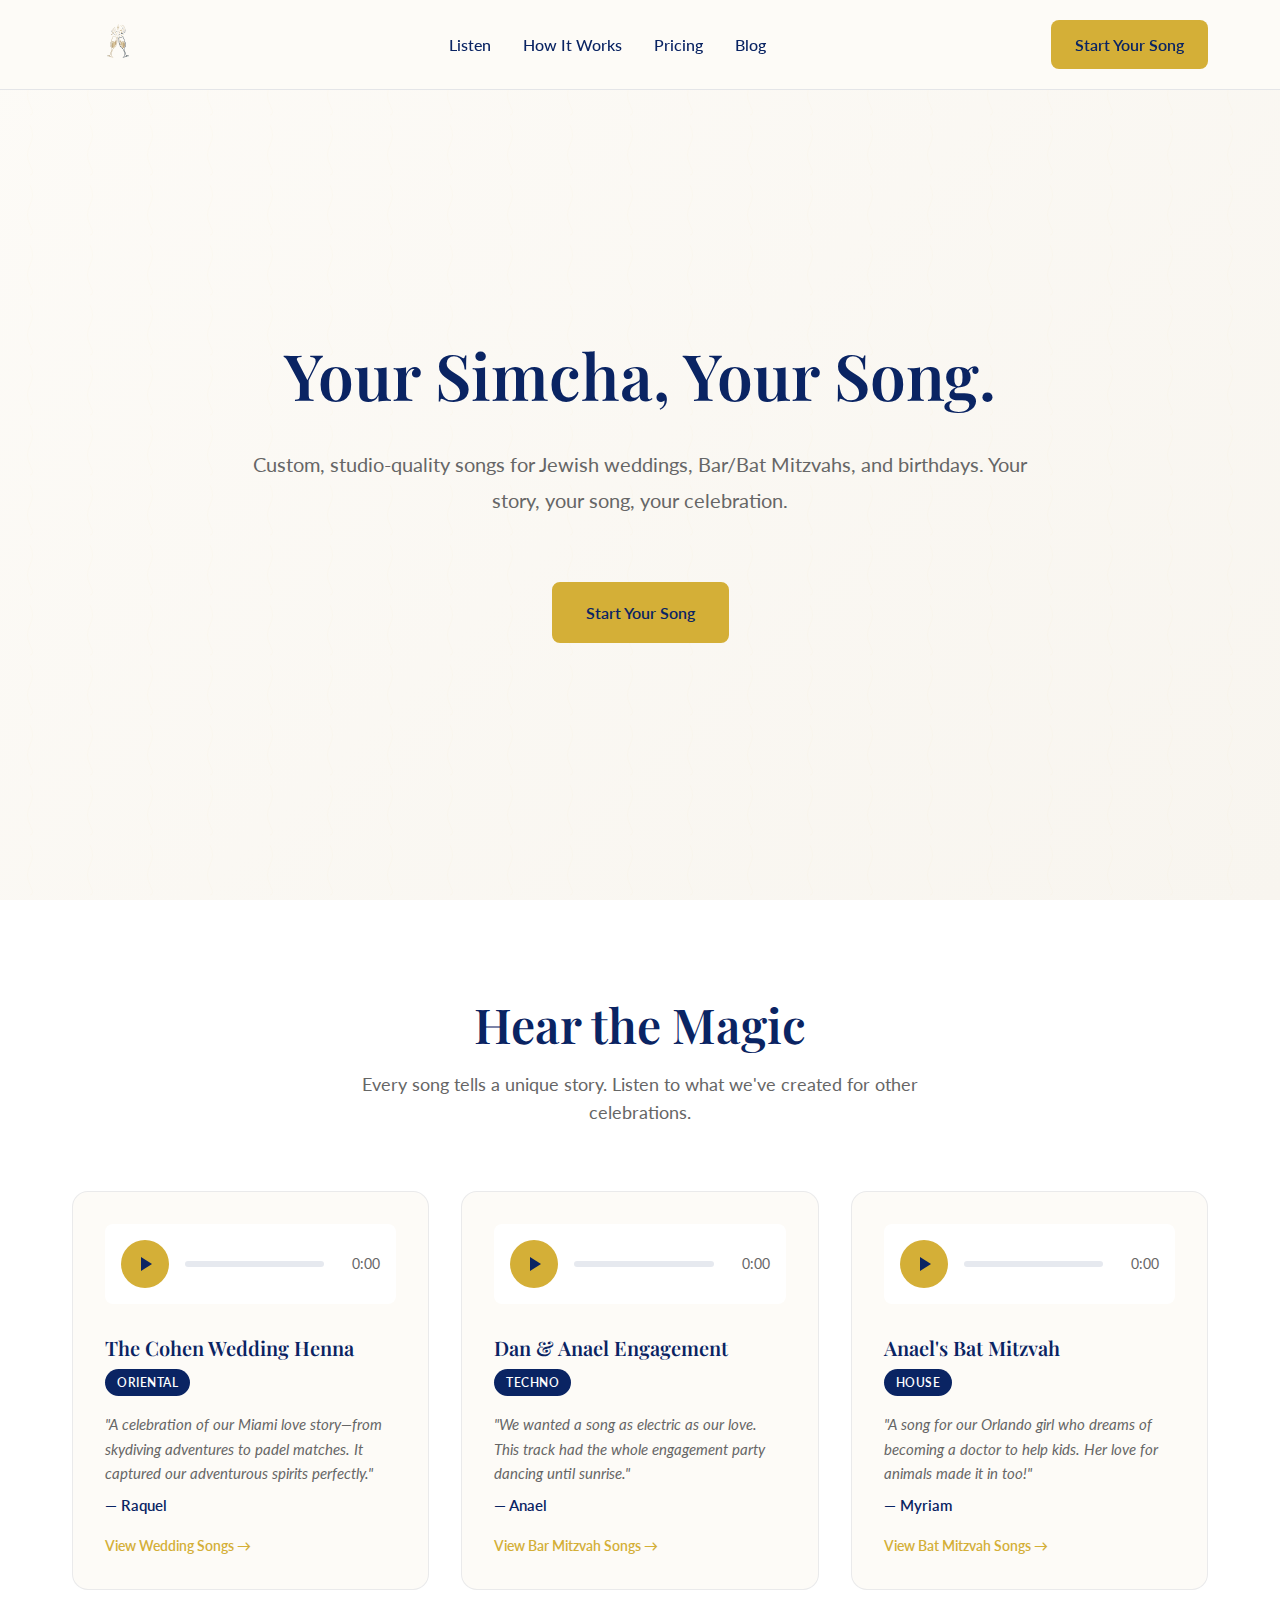
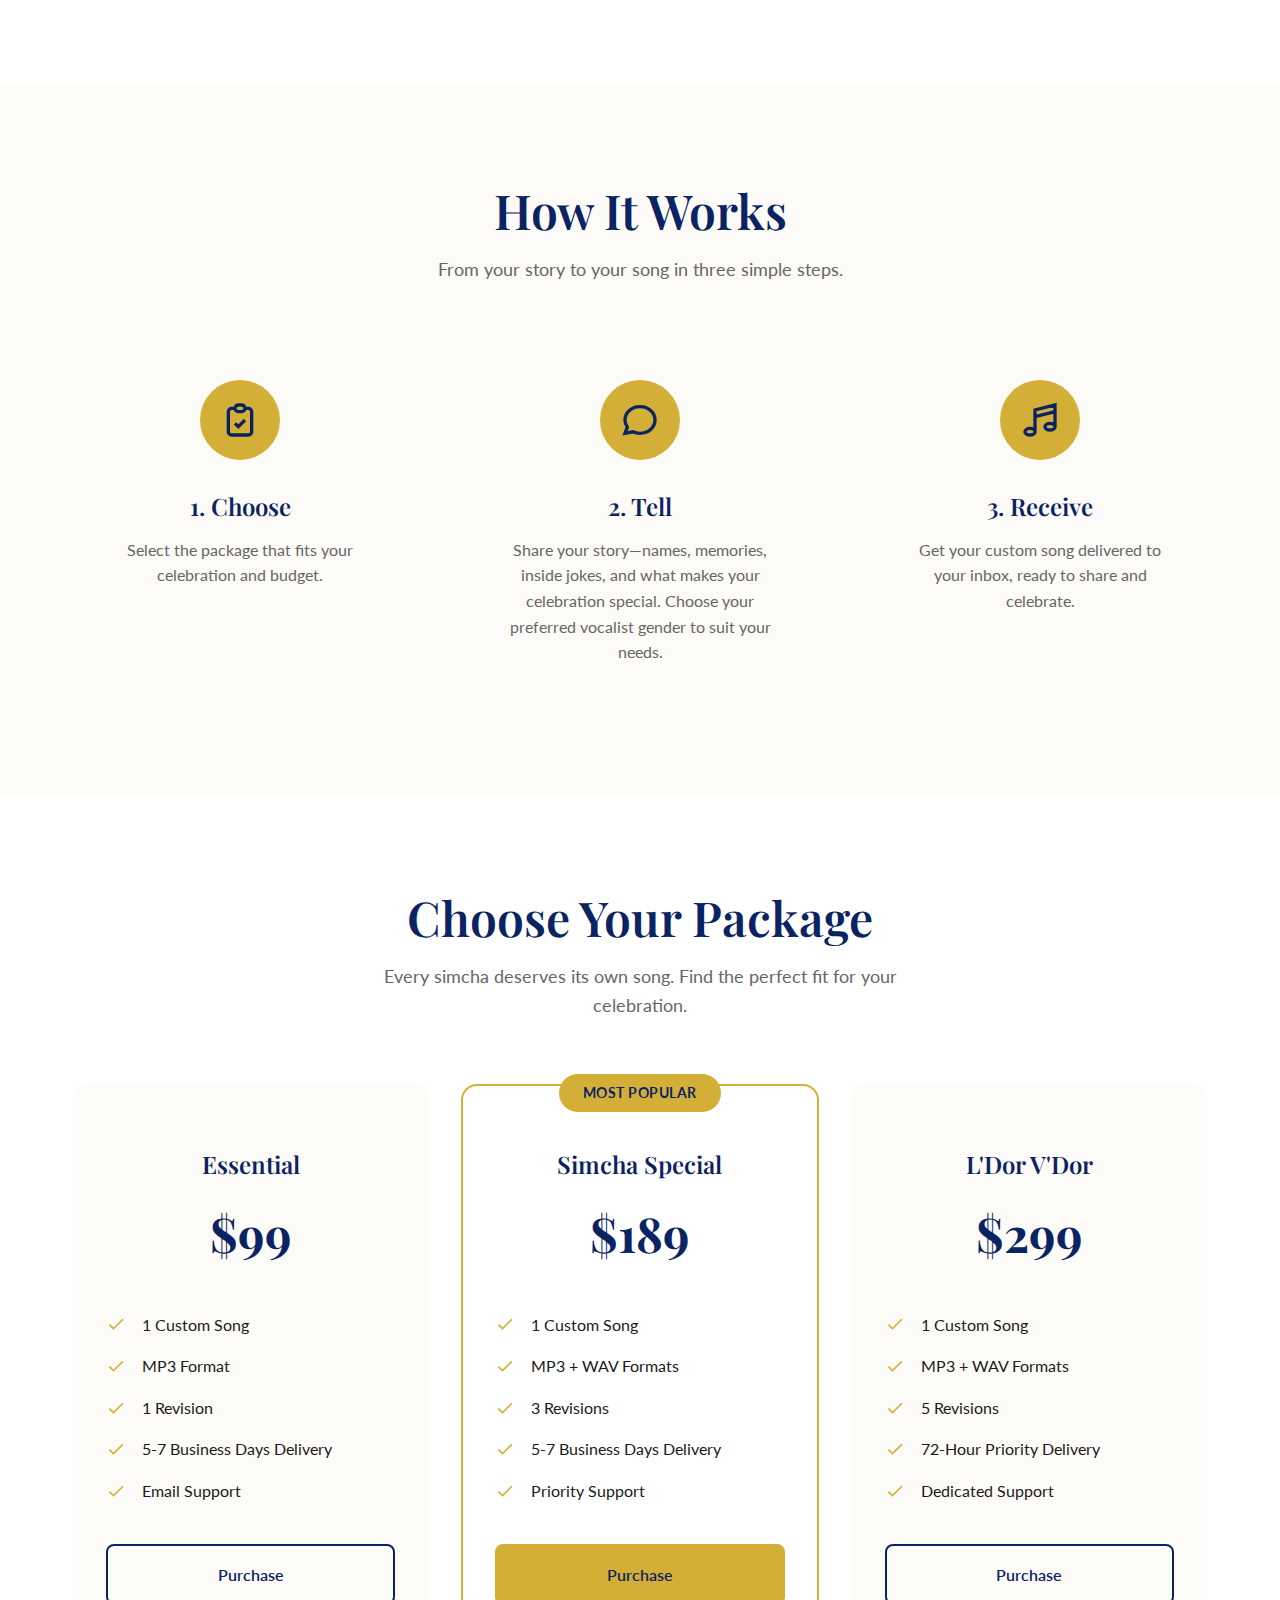
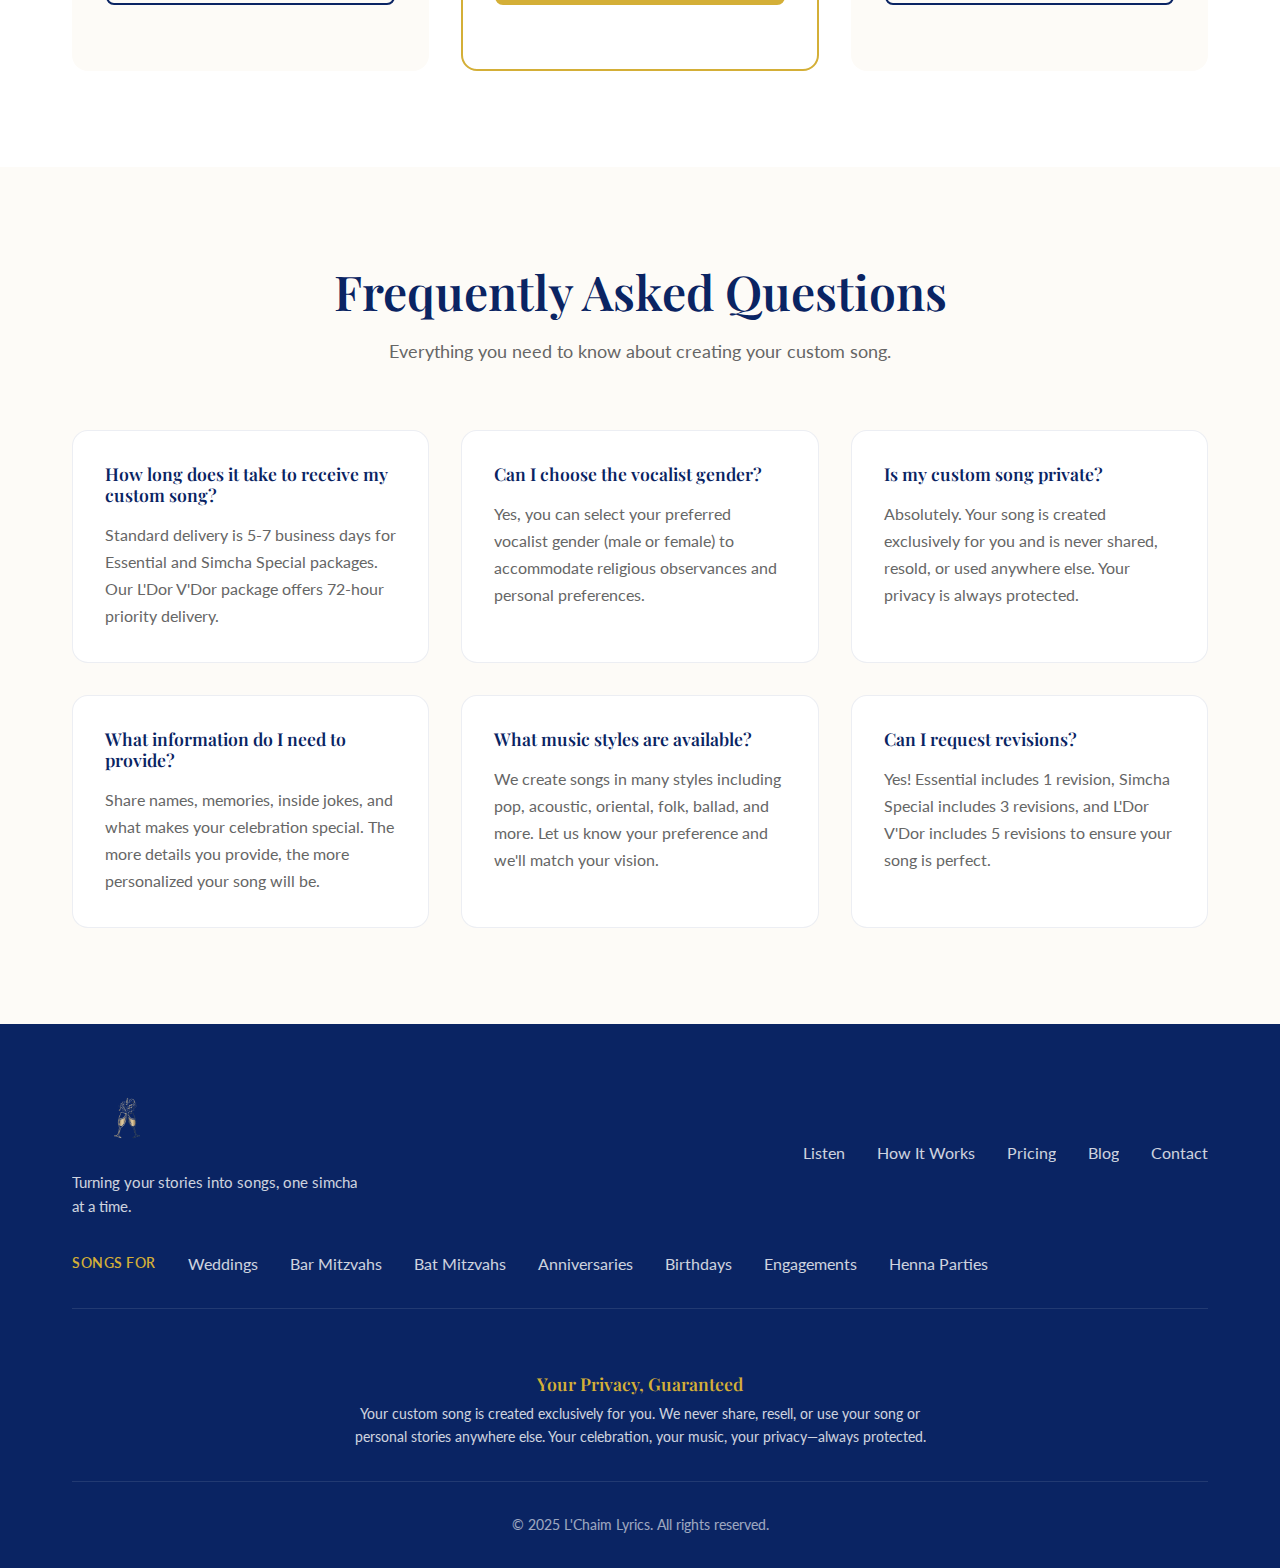
<file: index.html>
<!DOCTYPE html>
<html lang="en">
<head>
    <meta charset="UTF-8">
    <meta name="viewport" content="width=device-width, initial-scale=1.0">
    <meta name="description" content="L'Chaim Lyrics creates personalized, studio-quality songs for Jewish celebrations. Custom music for weddings, Bar/Bat Mitzvahs, birthdays, and anniversaries. Your story becomes an unforgettable melody.">
    <meta name="author" content="L'Chaim Lyrics">
    <meta name="robots" content="index, follow">
    <meta name="google-site-verification" content="W7iK8BZOI02IUAM04lni0SMCzjKyfxPxi6YehRP12VU" />
    <link rel="canonical" href="https://lchaimlyrics.com/">
    <title>L'Chaim Lyrics | Custom Songs for Jewish Weddings, Bar/Bat Mitzvahs & Celebrations</title>

    <!-- Open Graph / Facebook -->
    <meta property="og:type" content="website">
    <meta property="og:url" content="https://lchaimlyrics.com/">
    <meta property="og:title" content="L'Chaim Lyrics | Custom Songs for Jewish Celebrations">
    <meta property="og:description" content="Turn your personal stories into unforgettable melodies. Custom, studio-quality songs for Jewish weddings, Bar/Bat Mitzvahs, birthdays, and more.">
    <meta property="og:image" content="https://lchaimlyrics.com/assets/images/logo.png">

    <!-- Twitter -->
    <meta name="twitter:card" content="summary_large_image">
    <meta name="twitter:url" content="https://lchaimlyrics.com/">
    <meta name="twitter:title" content="L'Chaim Lyrics | Custom Songs for Jewish Celebrations">
    <meta name="twitter:description" content="Turn your personal stories into unforgettable melodies. Custom, studio-quality songs for Jewish weddings, Bar/Bat Mitzvahs, birthdays, and more.">
    <meta name="twitter:image" content="https://lchaimlyrics.com/assets/images/logo.png">

    <!-- Structured Data -->
    <script type="application/ld+json">
    {
        "@context": "https://schema.org",
        "@graph": [
            {
                "@type": "Organization",
                "@id": "https://lchaimlyrics.com/#organization",
                "name": "L'Chaim Lyrics",
                "url": "https://lchaimlyrics.com",
                "logo": "https://lchaimlyrics.com/assets/images/logo.png",
                "description": "Custom songs for Jewish celebrations including weddings, Bar/Bat Mitzvahs, birthdays, and anniversaries.",
                "email": "hello@lchaimlyrics.com"
            },
            {
                "@type": "WebSite",
                "@id": "https://lchaimlyrics.com/#website",
                "url": "https://lchaimlyrics.com",
                "name": "L'Chaim Lyrics",
                "publisher": {"@id": "https://lchaimlyrics.com/#organization"}
            },
            {
                "@type": "Service",
                "serviceType": "Custom Song Creation",
                "provider": {"@id": "https://lchaimlyrics.com/#organization"},
                "areaServed": "Worldwide",
                "description": "Personalized, studio-quality songs for Jewish celebrations",
                "hasOfferCatalog": {
                    "@type": "OfferCatalog",
                    "name": "Custom Song Packages",
                    "itemListElement": [
                        {
                            "@type": "Offer",
                            "itemOffered": {
                                "@type": "Service",
                                "name": "Essential Package",
                                "description": "1 custom song, MP3 format, 1 revision, 5-7 business days delivery"
                            },
                            "price": "99",
                            "priceCurrency": "USD"
                        },
                        {
                            "@type": "Offer",
                            "itemOffered": {
                                "@type": "Service",
                                "name": "Simcha Special Package",
                                "description": "1 custom song, MP3 + WAV formats, 3 revisions, 5-7 business days delivery"
                            },
                            "price": "189",
                            "priceCurrency": "USD"
                        },
                        {
                            "@type": "Offer",
                            "itemOffered": {
                                "@type": "Service",
                                "name": "L'Dor V'Dor Package",
                                "description": "1 custom song, MP3 + WAV formats, 5 revisions, 72-hour priority delivery"
                            },
                            "price": "299",
                            "priceCurrency": "USD"
                        }
                    ]
                }
            },
            {
                "@type": "FAQPage",
                "mainEntity": [
                    {
                        "@type": "Question",
                        "name": "How long does it take to receive my custom song?",
                        "acceptedAnswer": {
                            "@type": "Answer",
                            "text": "Standard delivery is 5-7 business days for Essential and Simcha Special packages. Our L'Dor V'Dor package offers 72-hour priority delivery."
                        }
                    },
                    {
                        "@type": "Question",
                        "name": "Can I choose the vocalist gender?",
                        "acceptedAnswer": {
                            "@type": "Answer",
                            "text": "Yes, you can select your preferred vocalist gender (male or female) to accommodate religious observances and personal preferences."
                        }
                    },
                    {
                        "@type": "Question",
                        "name": "Is my custom song private?",
                        "acceptedAnswer": {
                            "@type": "Answer",
                            "text": "Absolutely. Your song is created exclusively for you and is never shared, resold, or used anywhere else. Your privacy is always protected."
                        }
                    },
                    {
                        "@type": "Question",
                        "name": "What information do I need to provide?",
                        "acceptedAnswer": {
                            "@type": "Answer",
                            "text": "Share names, memories, inside jokes, and what makes your celebration special. The more details you provide, the more personalized your song will be."
                        }
                    },
                    {
                        "@type": "Question",
                        "name": "What music styles are available?",
                        "acceptedAnswer": {
                            "@type": "Answer",
                            "text": "We create songs in many styles including pop, acoustic, oriental, folk, ballad, and more. Let us know your preference and we'll match your vision."
                        }
                    },
                    {
                        "@type": "Question",
                        "name": "Can I request revisions?",
                        "acceptedAnswer": {
                            "@type": "Answer",
                            "text": "Yes! Essential includes 1 revision, Simcha Special includes 3 revisions, and L'Dor V'Dor includes 5 revisions to ensure your song is perfect."
                        }
                    }
                ]
            }
        ]
    }
    </script>

    <!-- Resource Hints -->
    <link rel="dns-prefetch" href="https://buy.stripe.com">

    <!-- Fonts -->
    <link rel="preconnect" href="https://fonts.googleapis.com">
    <link rel="preconnect" href="https://fonts.gstatic.com" crossorigin>
    <link href="https://fonts.googleapis.com/css2?family=Lato:wght@400;700&family=Playfair+Display:wght@400;600;700&display=swap" rel="stylesheet">

    <!-- Styles -->
    <link rel="stylesheet" href="css/styles.css">

    <!-- Favicon -->
    <link rel="icon" type="image/png" href="assets/images/logo.png">
</head>
<body>
    <!-- Navigation -->
    <nav class="nav">
        <div class="nav-container">
            <a href="#" class="nav-logo">
                <img src="assets/images/logo.png" alt="L'Chaim Lyrics - Custom songs for Jewish weddings and celebrations">
            </a>
            <ul class="nav-links">
                <li><a href="#listen">Listen</a></li>
                <li><a href="#how-it-works">How It Works</a></li>
                <li><a href="#pricing">Pricing</a></li>
                <li><a href="/blog/">Blog</a></li>
            </ul>
            <a href="#pricing" class="nav-cta">Start Your Song</a>
        </div>
    </nav>

    <!-- Hero Section -->
    <header class="hero" id="hero">
        <div class="hero-content">
            <h1>Your Simcha, Your Song.</h1>
            <p class="hero-subtitle">Custom, studio-quality songs for Jewish weddings, Bar/Bat Mitzvahs, and birthdays. Your story, your song, your celebration.</p>
            <a href="#pricing" class="btn btn-primary">Start Your Song</a>
        </div>
        <div class="hero-decoration"></div>
    </header>

    <!-- Listen Section -->
    <section class="listen" id="listen">
        <div class="container">
            <h2>Hear the Magic</h2>
            <p class="section-subtitle">Every song tells a unique story. Listen to what we've created for other celebrations.</p>

            <div class="song-grid">
                <!-- Song Card 1 - Wedding -->
                <a href="custom-wedding-song.html" class="song-card-link">
                    <div class="song-card">
                        <div class="song-player" onclick="event.stopPropagation();">
                            <button class="play-btn" data-audio="assets/audio/sample1.mp3" aria-label="Play song">
                                <svg class="play-icon" viewBox="0 0 24 24" fill="currentColor">
                                    <path d="M8 5v14l11-7z"/>
                                </svg>
                                <svg class="pause-icon" viewBox="0 0 24 24" fill="currentColor" style="display: none;">
                                    <path d="M6 19h4V5H6v14zm8-14v14h4V5h-4z"/>
                                </svg>
                            </button>
                            <div class="progress-bar">
                                <div class="progress-fill"></div>
                            </div>
                            <span class="time-display">0:00</span>
                        </div>
                        <h3 class="song-title">The Cohen Wedding Henna</h3>
                        <span class="song-genre">Oriental</span>
                        <p class="song-story">"A celebration of our Miami love story—from skydiving adventures to padel matches. It captured our adventurous spirits perfectly." <span class="song-author">— Raquel</span></p>
                        <span class="card-cta">View Wedding Songs →</span>
                    </div>
                </a>

                <!-- Song Card 2 - Bar Mitzvah -->
                <a href="bar-mitzvah-song.html" class="song-card-link">
                    <div class="song-card">
                        <div class="song-player" onclick="event.stopPropagation();">
                            <button class="play-btn" data-audio="assets/audio/sample2.mp3" aria-label="Play song">
                                <svg class="play-icon" viewBox="0 0 24 24" fill="currentColor">
                                    <path d="M8 5v14l11-7z"/>
                                </svg>
                                <svg class="pause-icon" viewBox="0 0 24 24" fill="currentColor" style="display: none;">
                                    <path d="M6 19h4V5H6v14zm8-14v14h4V5h-4z"/>
                                </svg>
                            </button>
                            <div class="progress-bar">
                                <div class="progress-fill"></div>
                            </div>
                            <span class="time-display">0:00</span>
                        </div>
                        <h3 class="song-title">Dan & Anael Engagement</h3>
                        <span class="song-genre">Techno</span>
                        <p class="song-story">"We wanted a song as electric as our love. This track had the whole engagement party dancing until sunrise." <span class="song-author">— Anael</span></p>
                        <span class="card-cta">View Bar Mitzvah Songs →</span>
                    </div>
                </a>

                <!-- Song Card 3 - Bat Mitzvah -->
                <a href="bat-mitzvah-song.html" class="song-card-link">
                    <div class="song-card">
                        <div class="song-player" onclick="event.stopPropagation();">
                            <button class="play-btn" data-audio="assets/audio/sample3.mp3" aria-label="Play song">
                                <svg class="play-icon" viewBox="0 0 24 24" fill="currentColor">
                                    <path d="M8 5v14l11-7z"/>
                                </svg>
                                <svg class="pause-icon" viewBox="0 0 24 24" fill="currentColor" style="display: none;">
                                    <path d="M6 19h4V5H6v14zm8-14v14h4V5h-4z"/>
                                </svg>
                            </button>
                            <div class="progress-bar">
                                <div class="progress-fill"></div>
                            </div>
                            <span class="time-display">0:00</span>
                        </div>
                        <h3 class="song-title">Anael's Bat Mitzvah</h3>
                        <span class="song-genre">House</span>
                        <p class="song-story">"A song for our Orlando girl who dreams of becoming a doctor to help kids. Her love for animals made it in too!" <span class="song-author">— Myriam</span></p>
                        <span class="card-cta">View Bat Mitzvah Songs →</span>
                    </div>
                </a>
            </div>
        </div>
    </section>

    <!-- How It Works Section -->
    <section class="how-it-works" id="how-it-works">
        <div class="container">
            <h2>How It Works</h2>
            <p class="section-subtitle">From your story to your song in three simple steps.</p>

            <div class="steps-grid">
                <div class="step">
                    <div class="step-icon">
                        <svg viewBox="0 0 24 24" fill="none" stroke="currentColor" stroke-width="2">
                            <path d="M9 5H7a2 2 0 00-2 2v12a2 2 0 002 2h10a2 2 0 002-2V7a2 2 0 00-2-2h-2M9 5a2 2 0 002 2h2a2 2 0 002-2M9 5a2 2 0 012-2h2a2 2 0 012 2m-6 9l2 2 4-4"/>
                        </svg>
                    </div>
                    <h3>1. Choose</h3>
                    <p>Select the package that fits your celebration and budget.</p>
                </div>

                <div class="step">
                    <div class="step-icon">
                        <svg viewBox="0 0 24 24" fill="none" stroke="currentColor" stroke-width="2">
                            <path d="M8 12h.01M12 12h.01M16 12h.01M21 12c0 4.418-4.03 8-9 8a9.863 9.863 0 01-4.255-.949L3 20l1.395-3.72C3.512 15.042 3 13.574 3 12c0-4.418 4.03-8 9-8s9 3.582 9 8z"/>
                        </svg>
                    </div>
                    <h3>2. Tell</h3>
                    <p>Share your story—names, memories, inside jokes, and what makes your celebration special. Choose your preferred vocalist gender to suit your needs.</p>
                </div>

                <div class="step">
                    <div class="step-icon">
                        <svg viewBox="0 0 24 24" fill="none" stroke="currentColor" stroke-width="2">
                            <path d="M9 19V6l12-3v13M9 19c0 1.105-1.343 2-3 2s-3-.895-3-2 1.343-2 3-2 3 .895 3 2zm12-3c0 1.105-1.343 2-3 2s-3-.895-3-2 1.343-2 3-2 3 .895 3 2zM9 10l12-3"/>
                        </svg>
                    </div>
                    <h3>3. Receive</h3>
                    <p>Get your custom song delivered to your inbox, ready to share and celebrate.</p>
                </div>
            </div>
        </div>
    </section>

    <!-- Pricing Section -->
    <section class="pricing" id="pricing">
        <div class="container">
            <h2>Choose Your Package</h2>
            <p class="section-subtitle">Every simcha deserves its own song. Find the perfect fit for your celebration.</p>

            <div class="pricing-grid">
                <!-- Essential -->
                <div class="pricing-card">
                    <h3>Essential</h3>
                    <div class="price">
                        <span class="amount">$99</span>
                    </div>
                    <ul class="features">
                        <li>
                            <svg viewBox="0 0 24 24" fill="currentColor"><path d="M9 16.17L4.83 12l-1.42 1.41L9 19 21 7l-1.41-1.41z"/></svg>
                            1 Custom Song
                        </li>
                        <li>
                            <svg viewBox="0 0 24 24" fill="currentColor"><path d="M9 16.17L4.83 12l-1.42 1.41L9 19 21 7l-1.41-1.41z"/></svg>
                            MP3 Format
                        </li>
                        <li>
                            <svg viewBox="0 0 24 24" fill="currentColor"><path d="M9 16.17L4.83 12l-1.42 1.41L9 19 21 7l-1.41-1.41z"/></svg>
                            1 Revision
                        </li>
                        <li>
                            <svg viewBox="0 0 24 24" fill="currentColor"><path d="M9 16.17L4.83 12l-1.42 1.41L9 19 21 7l-1.41-1.41z"/></svg>
                            5-7 Business Days Delivery
                        </li>
                        <li>
                            <svg viewBox="0 0 24 24" fill="currentColor"><path d="M9 16.17L4.83 12l-1.42 1.41L9 19 21 7l-1.41-1.41z"/></svg>
                            Email Support
                        </li>
                    </ul>
                    <a href="https://buy.stripe.com/cNi8wP5oRgcl24wbzW8so05" class="btn btn-secondary">Purchase</a>
                </div>

                <!-- Simcha Special -->
                <div class="pricing-card featured">
                    <span class="badge">Most Popular</span>
                    <h3>Simcha Special</h3>
                    <div class="price">
                        <span class="amount">$189</span>
                    </div>
                    <ul class="features">
                        <li>
                            <svg viewBox="0 0 24 24" fill="currentColor"><path d="M9 16.17L4.83 12l-1.42 1.41L9 19 21 7l-1.41-1.41z"/></svg>
                            1 Custom Song
                        </li>
                        <li>
                            <svg viewBox="0 0 24 24" fill="currentColor"><path d="M9 16.17L4.83 12l-1.42 1.41L9 19 21 7l-1.41-1.41z"/></svg>
                            MP3 + WAV Formats
                        </li>
                        <li>
                            <svg viewBox="0 0 24 24" fill="currentColor"><path d="M9 16.17L4.83 12l-1.42 1.41L9 19 21 7l-1.41-1.41z"/></svg>
                            3 Revisions
                        </li>
                        <li>
                            <svg viewBox="0 0 24 24" fill="currentColor"><path d="M9 16.17L4.83 12l-1.42 1.41L9 19 21 7l-1.41-1.41z"/></svg>
                            5-7 Business Days Delivery
                        </li>
                        <li>
                            <svg viewBox="0 0 24 24" fill="currentColor"><path d="M9 16.17L4.83 12l-1.42 1.41L9 19 21 7l-1.41-1.41z"/></svg>
                            Priority Support
                        </li>
                    </ul>
                    <a href="https://buy.stripe.com/dRmaEXaJbe4dgZq47u8so07" class="btn btn-primary">Purchase</a>
                </div>

                <!-- L'Dor V'Dor -->
                <div class="pricing-card">
                    <h3>L'Dor V'Dor</h3>
                    <div class="price">
                        <span class="amount">$299</span>
                    </div>
                    <ul class="features">
                        <li>
                            <svg viewBox="0 0 24 24" fill="currentColor"><path d="M9 16.17L4.83 12l-1.42 1.41L9 19 21 7l-1.41-1.41z"/></svg>
                            1 Custom Song
                        </li>
                        <li>
                            <svg viewBox="0 0 24 24" fill="currentColor"><path d="M9 16.17L4.83 12l-1.42 1.41L9 19 21 7l-1.41-1.41z"/></svg>
                            MP3 + WAV Formats
                        </li>
                        <li>
                            <svg viewBox="0 0 24 24" fill="currentColor"><path d="M9 16.17L4.83 12l-1.42 1.41L9 19 21 7l-1.41-1.41z"/></svg>
                            5 Revisions
                        </li>
                        <li>
                            <svg viewBox="0 0 24 24" fill="currentColor"><path d="M9 16.17L4.83 12l-1.42 1.41L9 19 21 7l-1.41-1.41z"/></svg>
                            72-Hour Priority Delivery
                        </li>
                        <li>
                            <svg viewBox="0 0 24 24" fill="currentColor"><path d="M9 16.17L4.83 12l-1.42 1.41L9 19 21 7l-1.41-1.41z"/></svg>
                            Dedicated Support
                        </li>
                    </ul>
                    <a href="https://buy.stripe.com/9B65kD5oR4tDbF60Vi8so06" class="btn btn-secondary">Purchase</a>
                </div>
            </div>
        </div>
    </section>

    <!-- FAQ Section -->
    <section class="faq" id="faq">
        <div class="container">
            <h2>Frequently Asked Questions</h2>
            <p class="section-subtitle">Everything you need to know about creating your custom song.</p>

            <div class="faq-grid">
                <div class="faq-item">
                    <h3 class="faq-question">How long does it take to receive my custom song?</h3>
                    <p class="faq-answer">Standard delivery is 5-7 business days for Essential and Simcha Special packages. Our L'Dor V'Dor package offers 72-hour priority delivery.</p>
                </div>

                <div class="faq-item">
                    <h3 class="faq-question">Can I choose the vocalist gender?</h3>
                    <p class="faq-answer">Yes, you can select your preferred vocalist gender (male or female) to accommodate religious observances and personal preferences.</p>
                </div>

                <div class="faq-item">
                    <h3 class="faq-question">Is my custom song private?</h3>
                    <p class="faq-answer">Absolutely. Your song is created exclusively for you and is never shared, resold, or used anywhere else. Your privacy is always protected.</p>
                </div>

                <div class="faq-item">
                    <h3 class="faq-question">What information do I need to provide?</h3>
                    <p class="faq-answer">Share names, memories, inside jokes, and what makes your celebration special. The more details you provide, the more personalized your song will be.</p>
                </div>

                <div class="faq-item">
                    <h3 class="faq-question">What music styles are available?</h3>
                    <p class="faq-answer">We create songs in many styles including pop, acoustic, oriental, folk, ballad, and more. Let us know your preference and we'll match your vision.</p>
                </div>

                <div class="faq-item">
                    <h3 class="faq-question">Can I request revisions?</h3>
                    <p class="faq-answer">Yes! Essential includes 1 revision, Simcha Special includes 3 revisions, and L'Dor V'Dor includes 5 revisions to ensure your song is perfect.</p>
                </div>
            </div>
        </div>
    </section>

    <!-- Footer -->
    <footer class="footer">
        <div class="container">
            <div class="footer-content">
                <div class="footer-brand">
                    <img src="assets/images/logo.png" alt="L'Chaim Lyrics" class="footer-logo">
                    <p>Turning your stories into songs, one simcha at a time.</p>
                </div>
                <div class="footer-links">
                    <a href="#listen">Listen</a>
                    <a href="#how-it-works">How It Works</a>
                    <a href="#pricing">Pricing</a>
                    <a href="/blog/">Blog</a>
                    <a href="mailto:hello@lchaimlyrics.com">Contact</a>
                </div>
                <div class="footer-links">
                    <span class="footer-links-title">Songs For</span>
                    <a href="custom-wedding-song.html">Weddings</a>
                    <a href="bar-mitzvah-song.html">Bar Mitzvahs</a>
                    <a href="bat-mitzvah-song.html">Bat Mitzvahs</a>
                    <a href="custom-anniversary-song.html">Anniversaries</a>
                    <a href="custom-birthday-song.html">Birthdays</a>
                    <a href="jewish-engagement-song.html">Engagements</a>
                    <a href="henna-party-song.html">Henna Parties</a>
                </div>
            </div>
            <div class="footer-privacy">
                <h4>Your Privacy, Guaranteed</h4>
                <p>Your custom song is created exclusively for you. We never share, resell, or use your song or personal stories anywhere else. Your celebration, your music, your privacy—always protected.</p>
            </div>
            <div class="footer-bottom">
                <p>&copy; 2025 L'Chaim Lyrics. All rights reserved.</p>
            </div>
        </div>
    </footer>

    <script src="js/main.js" defer></script>
</body>
</html>
</file>
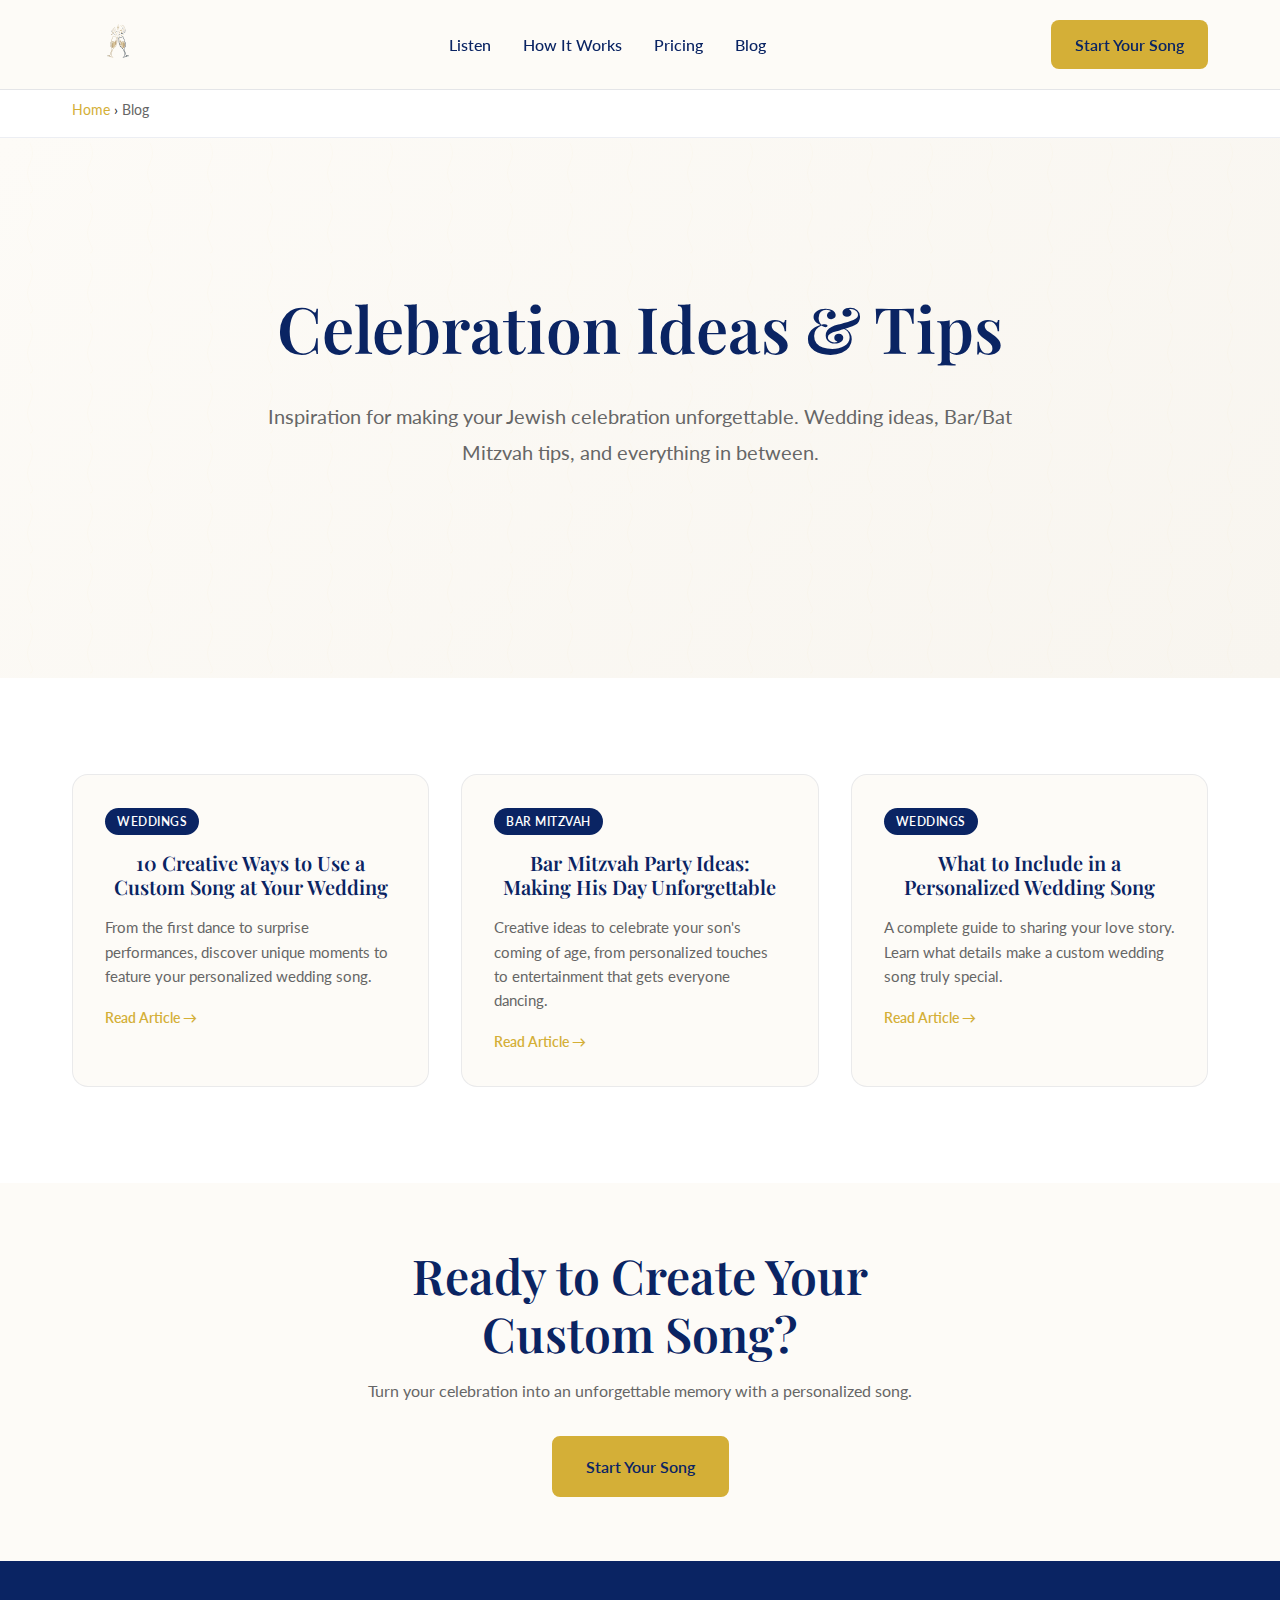
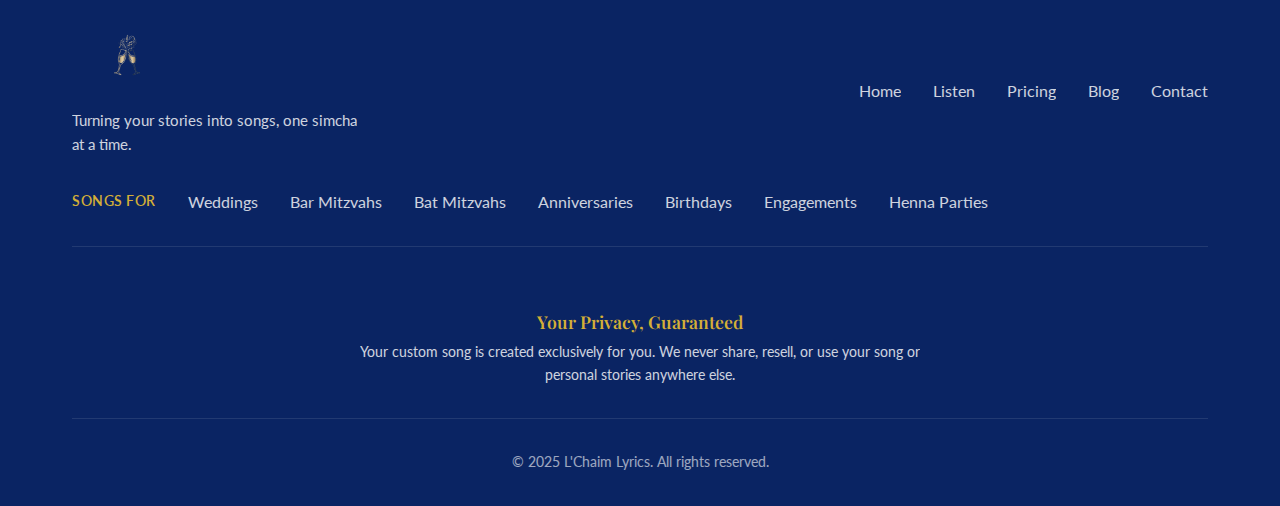
<file: blog/index.html>
<!DOCTYPE html>
<html lang="en">
<head>
    <meta charset="UTF-8">
    <meta name="viewport" content="width=device-width, initial-scale=1.0">
    <meta name="description" content="Tips, ideas, and inspiration for making your Jewish celebration unforgettable. From wedding songs to Bar Mitzvah party ideas, find everything you need.">
    <meta name="author" content="L'Chaim Lyrics">
    <meta name="robots" content="index, follow">
    <link rel="canonical" href="https://lchaimlyrics.com/blog/">
    <title>Blog | Celebration Ideas & Tips | L'Chaim Lyrics</title>

    <!-- Open Graph / Facebook -->
    <meta property="og:type" content="website">
    <meta property="og:url" content="https://lchaimlyrics.com/blog/">
    <meta property="og:title" content="Blog | L'Chaim Lyrics">
    <meta property="og:description" content="Tips, ideas, and inspiration for making your Jewish celebration unforgettable.">
    <meta property="og:image" content="https://lchaimlyrics.com/assets/images/logo.png">

    <!-- Twitter -->
    <meta name="twitter:card" content="summary_large_image">
    <meta name="twitter:url" content="https://lchaimlyrics.com/blog/">
    <meta name="twitter:title" content="Blog | L'Chaim Lyrics">
    <meta name="twitter:description" content="Tips, ideas, and inspiration for making your Jewish celebration unforgettable.">
    <meta name="twitter:image" content="https://lchaimlyrics.com/assets/images/logo.png">

    <!-- Structured Data -->
    <script type="application/ld+json">
    {
        "@context": "https://schema.org",
        "@type": "Blog",
        "name": "L'Chaim Lyrics Blog",
        "description": "Tips, ideas, and inspiration for Jewish celebrations",
        "url": "https://lchaimlyrics.com/blog/",
        "publisher": {
            "@type": "Organization",
            "name": "L'Chaim Lyrics",
            "url": "https://lchaimlyrics.com"
        }
    }
    </script>

    <!-- Resource Hints -->
    <link rel="dns-prefetch" href="https://buy.stripe.com">

    <!-- Fonts -->
    <link rel="preconnect" href="https://fonts.googleapis.com">
    <link rel="preconnect" href="https://fonts.gstatic.com" crossorigin>
    <link href="https://fonts.googleapis.com/css2?family=Lato:wght@400;700&family=Playfair+Display:wght@400;600;700&display=swap" rel="stylesheet">

    <!-- Styles -->
    <link rel="stylesheet" href="../css/styles.css">

    <!-- Favicon -->
    <link rel="icon" type="image/png" href="../assets/images/logo.png">
</head>
<body>
    <!-- Navigation -->
    <nav class="nav">
        <div class="nav-container">
            <a href="/" class="nav-logo">
                <img src="../assets/images/logo.png" alt="L'Chaim Lyrics - Custom songs for Jewish celebrations">
            </a>
            <ul class="nav-links">
                <li><a href="/#listen">Listen</a></li>
                <li><a href="/#how-it-works">How It Works</a></li>
                <li><a href="/#pricing">Pricing</a></li>
                <li><a href="/blog/">Blog</a></li>
            </ul>
            <a href="/#pricing" class="nav-cta">Start Your Song</a>
        </div>
    </nav>

    <!-- Breadcrumb -->
    <div class="breadcrumb">
        <div class="container">
            <a href="/">Home</a> &rsaquo; <span>Blog</span>
        </div>
    </div>

    <!-- Blog Header -->
    <header class="hero hero-landing" id="hero">
        <div class="hero-content">
            <h1>Celebration Ideas & Tips</h1>
            <p class="hero-subtitle">Inspiration for making your Jewish celebration unforgettable. Wedding ideas, Bar/Bat Mitzvah tips, and everything in between.</p>
        </div>
    </header>

    <!-- Blog Posts -->
    <section class="blog-section">
        <div class="container">
            <div class="blog-grid">
                <!-- Article 1 -->
                <article class="blog-card">
                    <a href="/blog/creative-ways-to-use-custom-song-at-wedding.html">
                        <div class="blog-card-content">
                            <span class="blog-category">Weddings</span>
                            <h2>10 Creative Ways to Use a Custom Song at Your Wedding</h2>
                            <p>From the first dance to surprise performances, discover unique moments to feature your personalized wedding song.</p>
                            <span class="blog-read-more">Read Article →</span>
                        </div>
                    </a>
                </article>

                <!-- Article 2 -->
                <article class="blog-card">
                    <a href="/blog/bar-mitzvah-party-ideas.html">
                        <div class="blog-card-content">
                            <span class="blog-category">Bar Mitzvah</span>
                            <h2>Bar Mitzvah Party Ideas: Making His Day Unforgettable</h2>
                            <p>Creative ideas to celebrate your son's coming of age, from personalized touches to entertainment that gets everyone dancing.</p>
                            <span class="blog-read-more">Read Article →</span>
                        </div>
                    </a>
                </article>

                <!-- Article 3 -->
                <article class="blog-card">
                    <a href="/blog/what-to-include-in-personalized-wedding-song.html">
                        <div class="blog-card-content">
                            <span class="blog-category">Weddings</span>
                            <h2>What to Include in a Personalized Wedding Song</h2>
                            <p>A complete guide to sharing your love story. Learn what details make a custom wedding song truly special.</p>
                            <span class="blog-read-more">Read Article →</span>
                        </div>
                    </a>
                </article>
            </div>
        </div>
    </section>

    <!-- CTA Section -->
    <section class="blog-cta-section">
        <div class="container">
            <div class="blog-cta">
                <h2>Ready to Create Your Custom Song?</h2>
                <p>Turn your celebration into an unforgettable memory with a personalized song.</p>
                <a href="/#pricing" class="btn btn-primary">Start Your Song</a>
            </div>
        </div>
    </section>

    <!-- Footer -->
    <footer class="footer">
        <div class="container">
            <div class="footer-content">
                <div class="footer-brand">
                    <img src="../assets/images/logo.png" alt="L'Chaim Lyrics" class="footer-logo">
                    <p>Turning your stories into songs, one simcha at a time.</p>
                </div>
                <div class="footer-links">
                    <a href="/">Home</a>
                    <a href="/#listen">Listen</a>
                    <a href="/#pricing">Pricing</a>
                    <a href="/blog/">Blog</a>
                    <a href="mailto:hello@lchaimlyrics.com">Contact</a>
                </div>
                <div class="footer-links">
                    <span class="footer-links-title">Songs For</span>
                    <a href="/custom-wedding-song.html">Weddings</a>
                    <a href="/bar-mitzvah-song.html">Bar Mitzvahs</a>
                    <a href="/bat-mitzvah-song.html">Bat Mitzvahs</a>
                    <a href="/custom-anniversary-song.html">Anniversaries</a>
                    <a href="/custom-birthday-song.html">Birthdays</a>
                    <a href="/jewish-engagement-song.html">Engagements</a>
                    <a href="/henna-party-song.html">Henna Parties</a>
                </div>
            </div>
            <div class="footer-privacy">
                <h4>Your Privacy, Guaranteed</h4>
                <p>Your custom song is created exclusively for you. We never share, resell, or use your song or personal stories anywhere else.</p>
            </div>
            <div class="footer-bottom">
                <p>&copy; 2025 L'Chaim Lyrics. All rights reserved.</p>
            </div>
        </div>
    </footer>

    <script src="../js/main.js" defer></script>
</body>
</html>
</file>
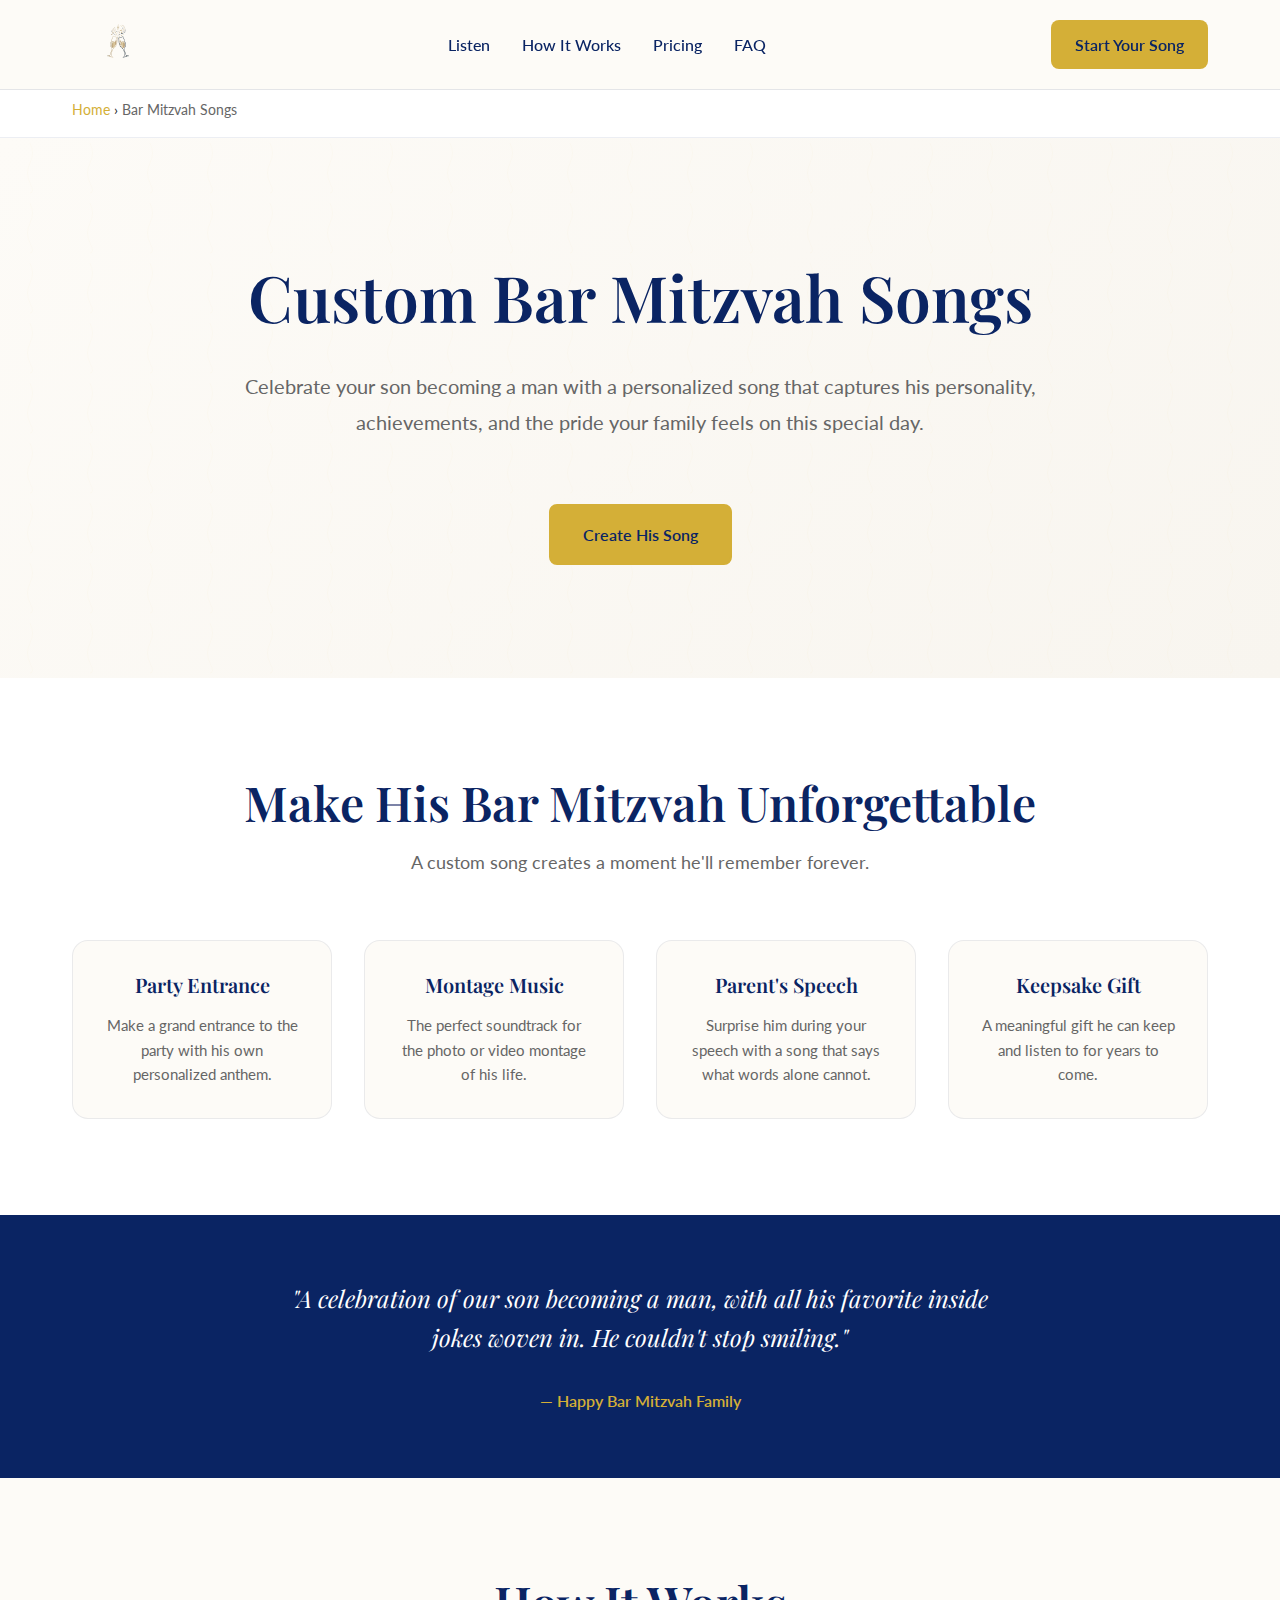
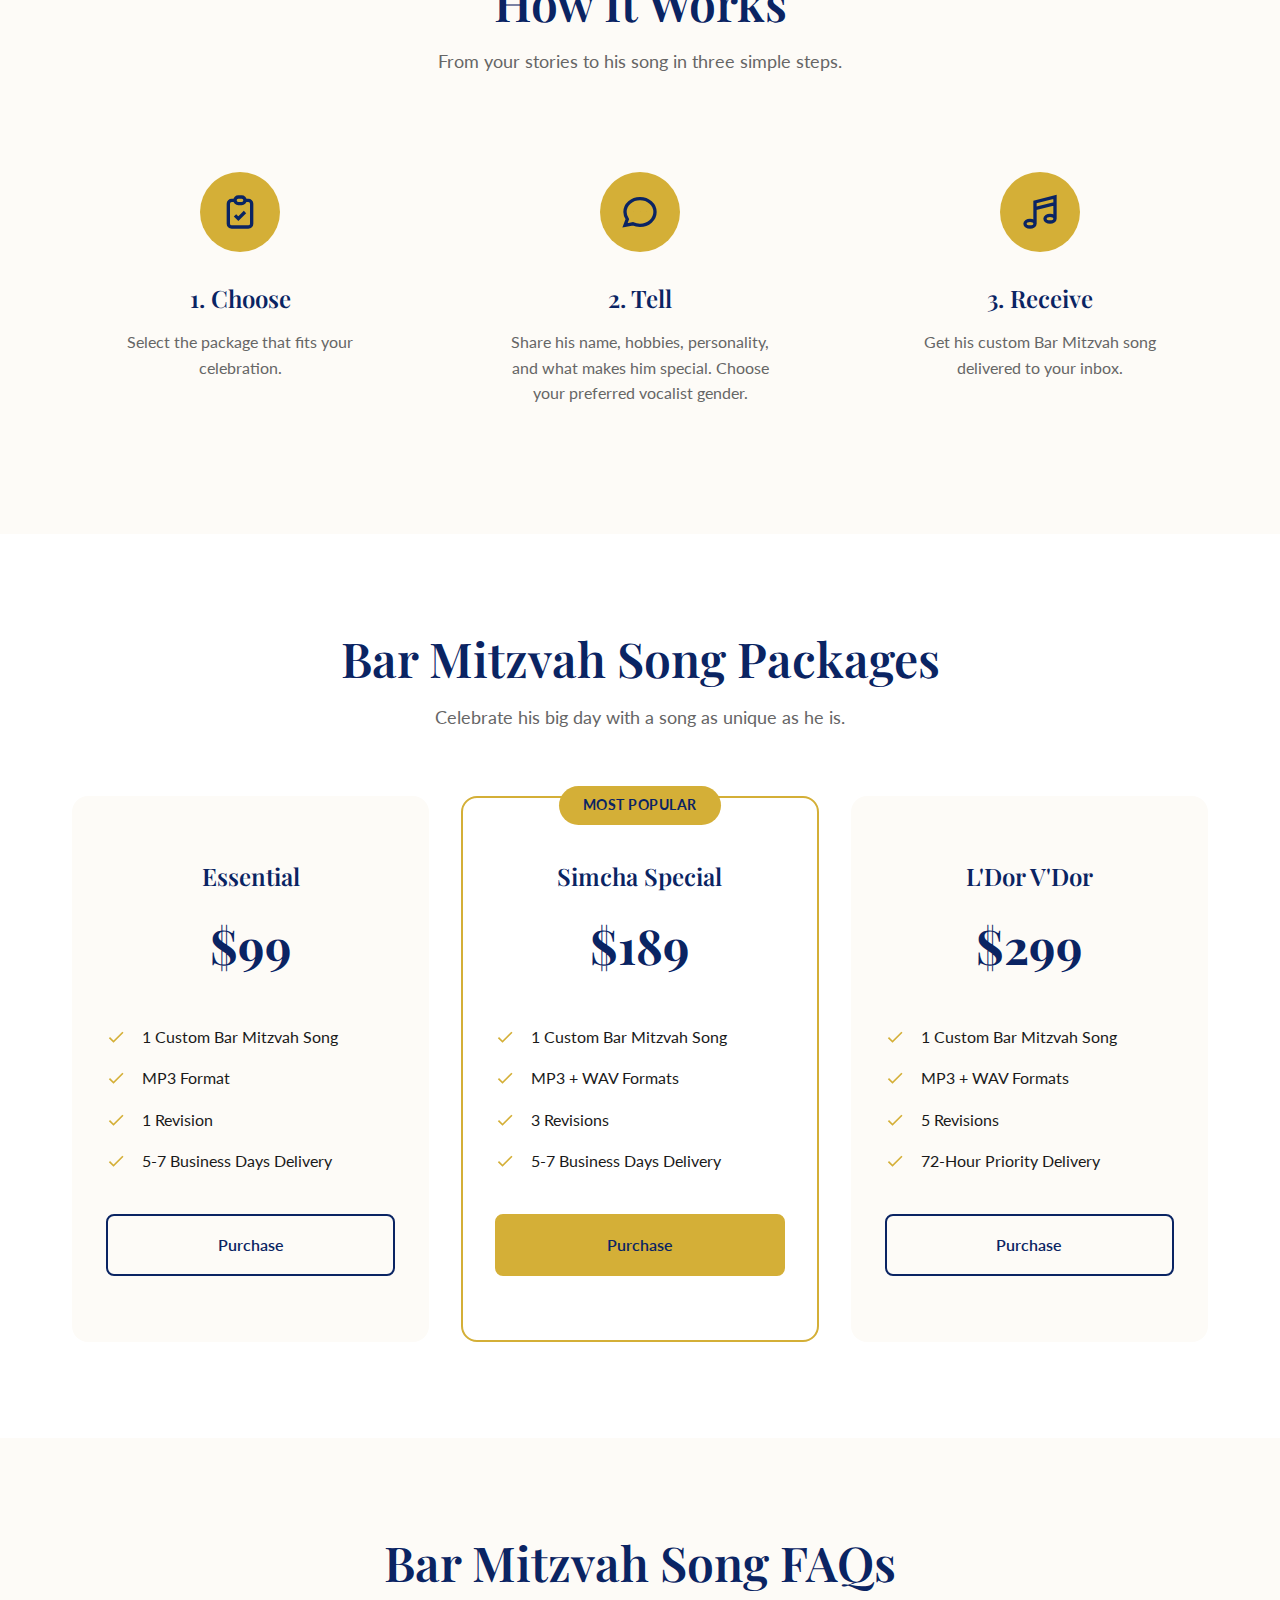
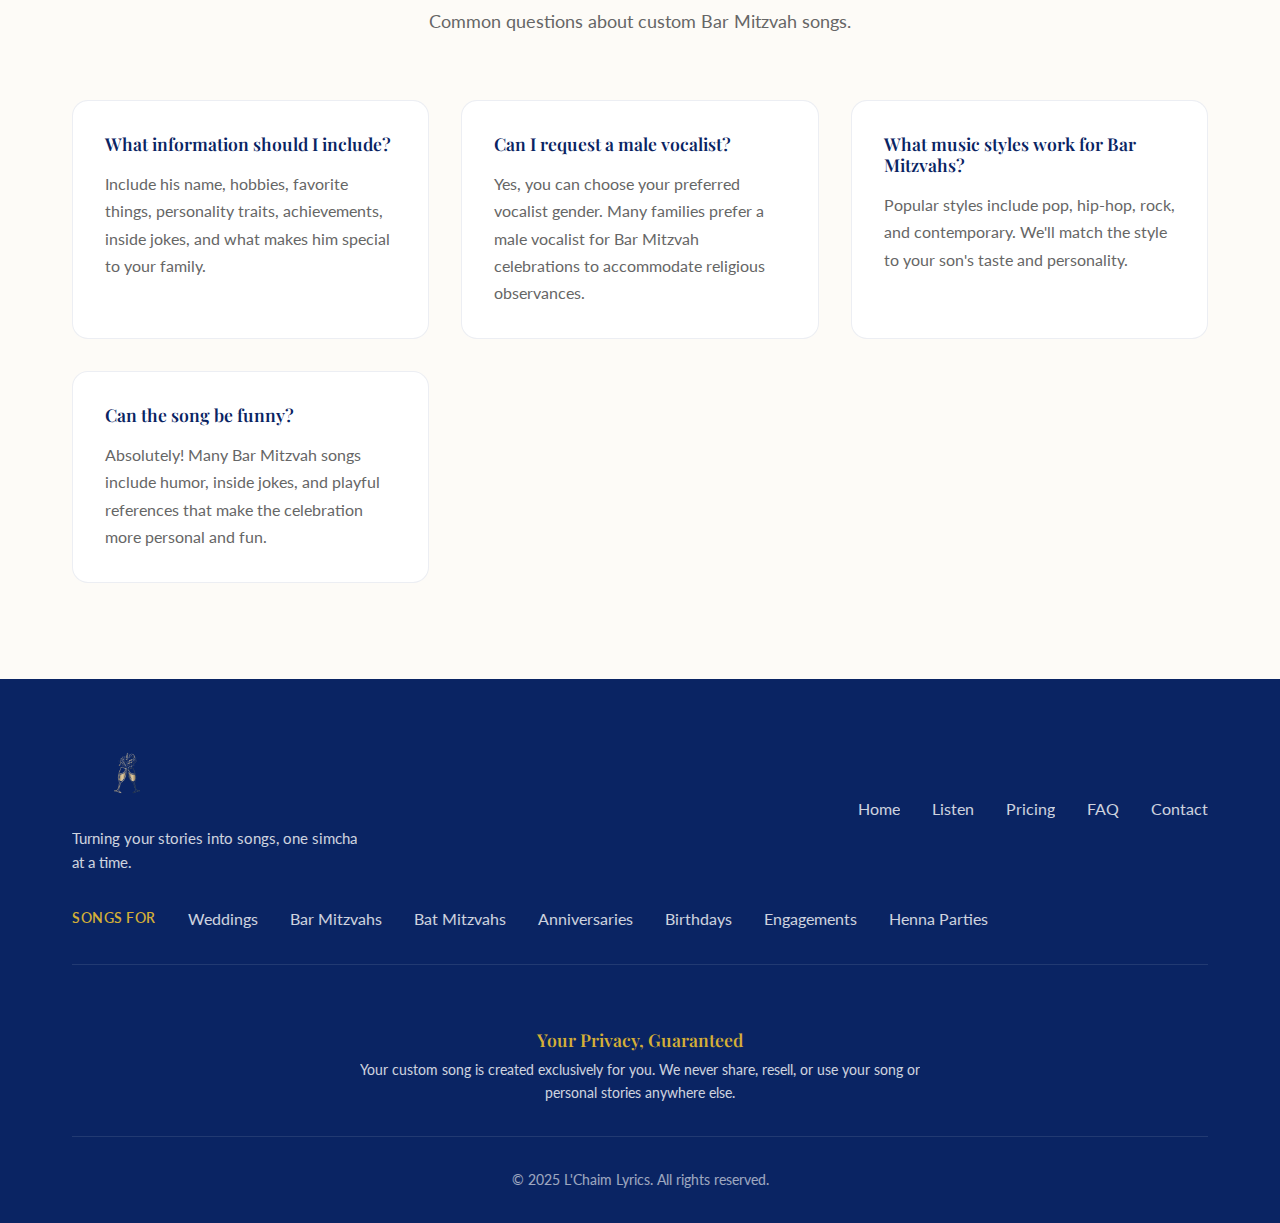
<file: bar-mitzvah-song.html>
<!DOCTYPE html>
<html lang="en">
<head>
    <meta charset="UTF-8">
    <meta name="viewport" content="width=device-width, initial-scale=1.0">
    <meta name="description" content="Create a custom Bar Mitzvah song to celebrate your son becoming a man. Personalized music featuring his name, personality, and achievements. Ready in 5-7 days.">
    <meta name="keywords" content="Bar Mitzvah song, custom Bar Mitzvah music, personalized Bar Mitzvah song, Jewish coming of age song, Bar Mitzvah gift, Bar Mitzvah celebration music">
    <meta name="author" content="L'Chaim Lyrics">
    <meta name="robots" content="index, follow">
    <link rel="canonical" href="https://lchaimlyrics.com/bar-mitzvah-song.html">
    <title>Custom Bar Mitzvah Songs | Personalized Music for Your Son | L'Chaim Lyrics</title>

    <!-- Open Graph / Facebook -->
    <meta property="og:type" content="website">
    <meta property="og:url" content="https://lchaimlyrics.com/bar-mitzvah-song.html">
    <meta property="og:title" content="Custom Bar Mitzvah Songs | L'Chaim Lyrics">
    <meta property="og:description" content="Celebrate your son's Bar Mitzvah with a personalized song featuring his name, hobbies, and what makes him special.">
    <meta property="og:image" content="https://lchaimlyrics.com/assets/images/logo.png">

    <!-- Twitter -->
    <meta name="twitter:card" content="summary_large_image">
    <meta name="twitter:url" content="https://lchaimlyrics.com/bar-mitzvah-song.html">
    <meta name="twitter:title" content="Custom Bar Mitzvah Songs | L'Chaim Lyrics">
    <meta name="twitter:description" content="Celebrate your son's Bar Mitzvah with a personalized song featuring his name, hobbies, and what makes him special.">
    <meta name="twitter:image" content="https://lchaimlyrics.com/assets/images/logo.png">

    <!-- Structured Data -->
    <script type="application/ld+json">
    {
        "@context": "https://schema.org",
        "@graph": [
            {
                "@type": "Service",
                "name": "Custom Bar Mitzvah Songs",
                "description": "Personalized songs celebrating a young man's Bar Mitzvah, featuring his name, personality, and achievements.",
                "provider": {
                    "@type": "Organization",
                    "name": "L'Chaim Lyrics",
                    "url": "https://lchaimlyrics.com"
                },
                "areaServed": "Worldwide",
                "hasOfferCatalog": {
                    "@type": "OfferCatalog",
                    "name": "Bar Mitzvah Song Packages",
                    "itemListElement": [
                        {"@type": "Offer", "itemOffered": {"@type": "Service", "name": "Essential Package"}, "price": "99", "priceCurrency": "USD"},
                        {"@type": "Offer", "itemOffered": {"@type": "Service", "name": "Simcha Special Package"}, "price": "189", "priceCurrency": "USD"},
                        {"@type": "Offer", "itemOffered": {"@type": "Service", "name": "L'Dor V'Dor Package"}, "price": "299", "priceCurrency": "USD"}
                    ]
                }
            },
            {
                "@type": "BreadcrumbList",
                "itemListElement": [
                    {"@type": "ListItem", "position": 1, "name": "Home", "item": "https://lchaimlyrics.com"},
                    {"@type": "ListItem", "position": 2, "name": "Bar Mitzvah Songs", "item": "https://lchaimlyrics.com/bar-mitzvah-song.html"}
                ]
            },
            {
                "@type": "FAQPage",
                "mainEntity": [
                    {
                        "@type": "Question",
                        "name": "What information should I include for a Bar Mitzvah song?",
                        "acceptedAnswer": {
                            "@type": "Answer",
                            "text": "Include your son's name, hobbies, favorite things, personality traits, achievements, inside jokes, and what makes him special to your family."
                        }
                    },
                    {
                        "@type": "Question",
                        "name": "Can I request a male vocalist for the Bar Mitzvah song?",
                        "acceptedAnswer": {
                            "@type": "Answer",
                            "text": "Yes, you can choose your preferred vocalist gender. Many families prefer a male vocalist for Bar Mitzvah celebrations to accommodate religious observances."
                        }
                    }
                ]
            }
        ]
    }
    </script>

    <!-- Resource Hints -->
    <link rel="dns-prefetch" href="https://buy.stripe.com">

    <!-- Fonts -->
    <link rel="preconnect" href="https://fonts.googleapis.com">
    <link rel="preconnect" href="https://fonts.gstatic.com" crossorigin>
    <link href="https://fonts.googleapis.com/css2?family=Lato:wght@400;700&family=Playfair+Display:wght@400;600;700&display=swap" rel="stylesheet">

    <!-- Styles -->
    <link rel="stylesheet" href="css/styles.css">

    <!-- Favicon -->
    <link rel="icon" type="image/png" href="assets/images/logo.png">
</head>
<body>
    <!-- Navigation -->
    <nav class="nav">
        <div class="nav-container">
            <a href="/" class="nav-logo">
                <img src="assets/images/logo.png" alt="L'Chaim Lyrics - Custom songs for Jewish weddings and celebrations">
            </a>
            <ul class="nav-links">
                <li><a href="/#listen">Listen</a></li>
                <li><a href="/#how-it-works">How It Works</a></li>
                <li><a href="#pricing">Pricing</a></li>
                <li><a href="#faq">FAQ</a></li>
            </ul>
            <a href="#pricing" class="nav-cta">Start Your Song</a>
        </div>
    </nav>

    <!-- Breadcrumb -->
    <div class="breadcrumb">
        <div class="container">
            <a href="/">Home</a> &rsaquo; <span>Bar Mitzvah Songs</span>
        </div>
    </div>

    <!-- Hero Section -->
    <header class="hero hero-landing" id="hero">
        <div class="hero-content">
            <h1>Custom Bar Mitzvah Songs</h1>
            <p class="hero-subtitle">Celebrate your son becoming a man with a personalized song that captures his personality, achievements, and the pride your family feels on this special day.</p>
            <a href="#pricing" class="btn btn-primary">Create His Song</a>
        </div>
    </header>

    <!-- Why Section -->
    <section class="why-section">
        <div class="container">
            <h2>Make His Bar Mitzvah Unforgettable</h2>
            <p class="section-subtitle">A custom song creates a moment he'll remember forever.</p>

            <div class="features-grid">
                <div class="feature-card">
                    <h3>Party Entrance</h3>
                    <p>Make a grand entrance to the party with his own personalized anthem.</p>
                </div>
                <div class="feature-card">
                    <h3>Montage Music</h3>
                    <p>The perfect soundtrack for the photo or video montage of his life.</p>
                </div>
                <div class="feature-card">
                    <h3>Parent's Speech</h3>
                    <p>Surprise him during your speech with a song that says what words alone cannot.</p>
                </div>
                <div class="feature-card">
                    <h3>Keepsake Gift</h3>
                    <p>A meaningful gift he can keep and listen to for years to come.</p>
                </div>
            </div>
        </div>
    </section>

    <!-- Testimonial -->
    <section class="testimonial-section">
        <div class="container">
            <blockquote class="testimonial">
                <p>"A celebration of our son becoming a man, with all his favorite inside jokes woven in. He couldn't stop smiling."</p>
                <cite>— Happy Bar Mitzvah Family</cite>
            </blockquote>
        </div>
    </section>

    <!-- How It Works -->
    <section class="how-it-works" id="how-it-works">
        <div class="container">
            <h2>How It Works</h2>
            <p class="section-subtitle">From your stories to his song in three simple steps.</p>

            <div class="steps-grid">
                <div class="step">
                    <div class="step-icon">
                        <svg viewBox="0 0 24 24" fill="none" stroke="currentColor" stroke-width="2">
                            <path d="M9 5H7a2 2 0 00-2 2v12a2 2 0 002 2h10a2 2 0 002-2V7a2 2 0 00-2-2h-2M9 5a2 2 0 002 2h2a2 2 0 002-2M9 5a2 2 0 012-2h2a2 2 0 012 2m-6 9l2 2 4-4"/>
                        </svg>
                    </div>
                    <h3>1. Choose</h3>
                    <p>Select the package that fits your celebration.</p>
                </div>

                <div class="step">
                    <div class="step-icon">
                        <svg viewBox="0 0 24 24" fill="none" stroke="currentColor" stroke-width="2">
                            <path d="M8 12h.01M12 12h.01M16 12h.01M21 12c0 4.418-4.03 8-9 8a9.863 9.863 0 01-4.255-.949L3 20l1.395-3.72C3.512 15.042 3 13.574 3 12c0-4.418 4.03-8 9-8s9 3.582 9 8z"/>
                        </svg>
                    </div>
                    <h3>2. Tell</h3>
                    <p>Share his name, hobbies, personality, and what makes him special. Choose your preferred vocalist gender.</p>
                </div>

                <div class="step">
                    <div class="step-icon">
                        <svg viewBox="0 0 24 24" fill="none" stroke="currentColor" stroke-width="2">
                            <path d="M9 19V6l12-3v13M9 19c0 1.105-1.343 2-3 2s-3-.895-3-2 1.343-2 3-2 3 .895 3 2zm12-3c0 1.105-1.343 2-3 2s-3-.895-3-2 1.343-2 3-2 3 .895 3 2zM9 10l12-3"/>
                        </svg>
                    </div>
                    <h3>3. Receive</h3>
                    <p>Get his custom Bar Mitzvah song delivered to your inbox.</p>
                </div>
            </div>
        </div>
    </section>

    <!-- Pricing Section -->
    <section class="pricing" id="pricing">
        <div class="container">
            <h2>Bar Mitzvah Song Packages</h2>
            <p class="section-subtitle">Celebrate his big day with a song as unique as he is.</p>

            <div class="pricing-grid">
                <!-- Essential -->
                <div class="pricing-card">
                    <h3>Essential</h3>
                    <div class="price">
                        <span class="amount">$99</span>
                    </div>
                    <ul class="features">
                        <li>
                            <svg viewBox="0 0 24 24" fill="currentColor"><path d="M9 16.17L4.83 12l-1.42 1.41L9 19 21 7l-1.41-1.41z"/></svg>
                            1 Custom Bar Mitzvah Song
                        </li>
                        <li>
                            <svg viewBox="0 0 24 24" fill="currentColor"><path d="M9 16.17L4.83 12l-1.42 1.41L9 19 21 7l-1.41-1.41z"/></svg>
                            MP3 Format
                        </li>
                        <li>
                            <svg viewBox="0 0 24 24" fill="currentColor"><path d="M9 16.17L4.83 12l-1.42 1.41L9 19 21 7l-1.41-1.41z"/></svg>
                            1 Revision
                        </li>
                        <li>
                            <svg viewBox="0 0 24 24" fill="currentColor"><path d="M9 16.17L4.83 12l-1.42 1.41L9 19 21 7l-1.41-1.41z"/></svg>
                            5-7 Business Days Delivery
                        </li>
                    </ul>
                    <a href="https://buy.stripe.com/cNi8wP5oRgcl24wbzW8so05" class="btn btn-secondary">Purchase</a>
                </div>

                <!-- Simcha Special -->
                <div class="pricing-card featured">
                    <span class="badge">Most Popular</span>
                    <h3>Simcha Special</h3>
                    <div class="price">
                        <span class="amount">$189</span>
                    </div>
                    <ul class="features">
                        <li>
                            <svg viewBox="0 0 24 24" fill="currentColor"><path d="M9 16.17L4.83 12l-1.42 1.41L9 19 21 7l-1.41-1.41z"/></svg>
                            1 Custom Bar Mitzvah Song
                        </li>
                        <li>
                            <svg viewBox="0 0 24 24" fill="currentColor"><path d="M9 16.17L4.83 12l-1.42 1.41L9 19 21 7l-1.41-1.41z"/></svg>
                            MP3 + WAV Formats
                        </li>
                        <li>
                            <svg viewBox="0 0 24 24" fill="currentColor"><path d="M9 16.17L4.83 12l-1.42 1.41L9 19 21 7l-1.41-1.41z"/></svg>
                            3 Revisions
                        </li>
                        <li>
                            <svg viewBox="0 0 24 24" fill="currentColor"><path d="M9 16.17L4.83 12l-1.42 1.41L9 19 21 7l-1.41-1.41z"/></svg>
                            5-7 Business Days Delivery
                        </li>
                    </ul>
                    <a href="https://buy.stripe.com/dRmaEXaJbe4dgZq47u8so07" class="btn btn-primary">Purchase</a>
                </div>

                <!-- L'Dor V'Dor -->
                <div class="pricing-card">
                    <h3>L'Dor V'Dor</h3>
                    <div class="price">
                        <span class="amount">$299</span>
                    </div>
                    <ul class="features">
                        <li>
                            <svg viewBox="0 0 24 24" fill="currentColor"><path d="M9 16.17L4.83 12l-1.42 1.41L9 19 21 7l-1.41-1.41z"/></svg>
                            1 Custom Bar Mitzvah Song
                        </li>
                        <li>
                            <svg viewBox="0 0 24 24" fill="currentColor"><path d="M9 16.17L4.83 12l-1.42 1.41L9 19 21 7l-1.41-1.41z"/></svg>
                            MP3 + WAV Formats
                        </li>
                        <li>
                            <svg viewBox="0 0 24 24" fill="currentColor"><path d="M9 16.17L4.83 12l-1.42 1.41L9 19 21 7l-1.41-1.41z"/></svg>
                            5 Revisions
                        </li>
                        <li>
                            <svg viewBox="0 0 24 24" fill="currentColor"><path d="M9 16.17L4.83 12l-1.42 1.41L9 19 21 7l-1.41-1.41z"/></svg>
                            72-Hour Priority Delivery
                        </li>
                    </ul>
                    <a href="https://buy.stripe.com/9B65kD5oR4tDbF60Vi8so06" class="btn btn-secondary">Purchase</a>
                </div>
            </div>
        </div>
    </section>

    <!-- FAQ Section -->
    <section class="faq" id="faq">
        <div class="container">
            <h2>Bar Mitzvah Song FAQs</h2>
            <p class="section-subtitle">Common questions about custom Bar Mitzvah songs.</p>

            <div class="faq-grid">
                <div class="faq-item">
                    <h3 class="faq-question">What information should I include?</h3>
                    <p class="faq-answer">Include his name, hobbies, favorite things, personality traits, achievements, inside jokes, and what makes him special to your family.</p>
                </div>

                <div class="faq-item">
                    <h3 class="faq-question">Can I request a male vocalist?</h3>
                    <p class="faq-answer">Yes, you can choose your preferred vocalist gender. Many families prefer a male vocalist for Bar Mitzvah celebrations to accommodate religious observances.</p>
                </div>

                <div class="faq-item">
                    <h3 class="faq-question">What music styles work for Bar Mitzvahs?</h3>
                    <p class="faq-answer">Popular styles include pop, hip-hop, rock, and contemporary. We'll match the style to your son's taste and personality.</p>
                </div>

                <div class="faq-item">
                    <h3 class="faq-question">Can the song be funny?</h3>
                    <p class="faq-answer">Absolutely! Many Bar Mitzvah songs include humor, inside jokes, and playful references that make the celebration more personal and fun.</p>
                </div>
            </div>
        </div>
    </section>

    <!-- Footer -->
    <footer class="footer">
        <div class="container">
            <div class="footer-content">
                <div class="footer-brand">
                    <img src="assets/images/logo.png" alt="L'Chaim Lyrics" class="footer-logo">
                    <p>Turning your stories into songs, one simcha at a time.</p>
                </div>
                <div class="footer-links">
                    <a href="/">Home</a>
                    <a href="/#listen">Listen</a>
                    <a href="/#pricing">Pricing</a>
                    <a href="/#faq">FAQ</a>
                    <a href="mailto:hello@lchaimlyrics.com">Contact</a>
                </div>
                <div class="footer-links">
                    <span class="footer-links-title">Songs For</span>
                    <a href="custom-wedding-song.html">Weddings</a>
                    <a href="bar-mitzvah-song.html">Bar Mitzvahs</a>
                    <a href="bat-mitzvah-song.html">Bat Mitzvahs</a>
                    <a href="custom-anniversary-song.html">Anniversaries</a>
                    <a href="custom-birthday-song.html">Birthdays</a>
                    <a href="jewish-engagement-song.html">Engagements</a>
                    <a href="henna-party-song.html">Henna Parties</a>
                </div>
            </div>
            <div class="footer-privacy">
                <h4>Your Privacy, Guaranteed</h4>
                <p>Your custom song is created exclusively for you. We never share, resell, or use your song or personal stories anywhere else.</p>
            </div>
            <div class="footer-bottom">
                <p>&copy; 2025 L'Chaim Lyrics. All rights reserved.</p>
            </div>
        </div>
    </footer>

    <script src="js/main.js" defer></script>
</body>
</html>
</file>
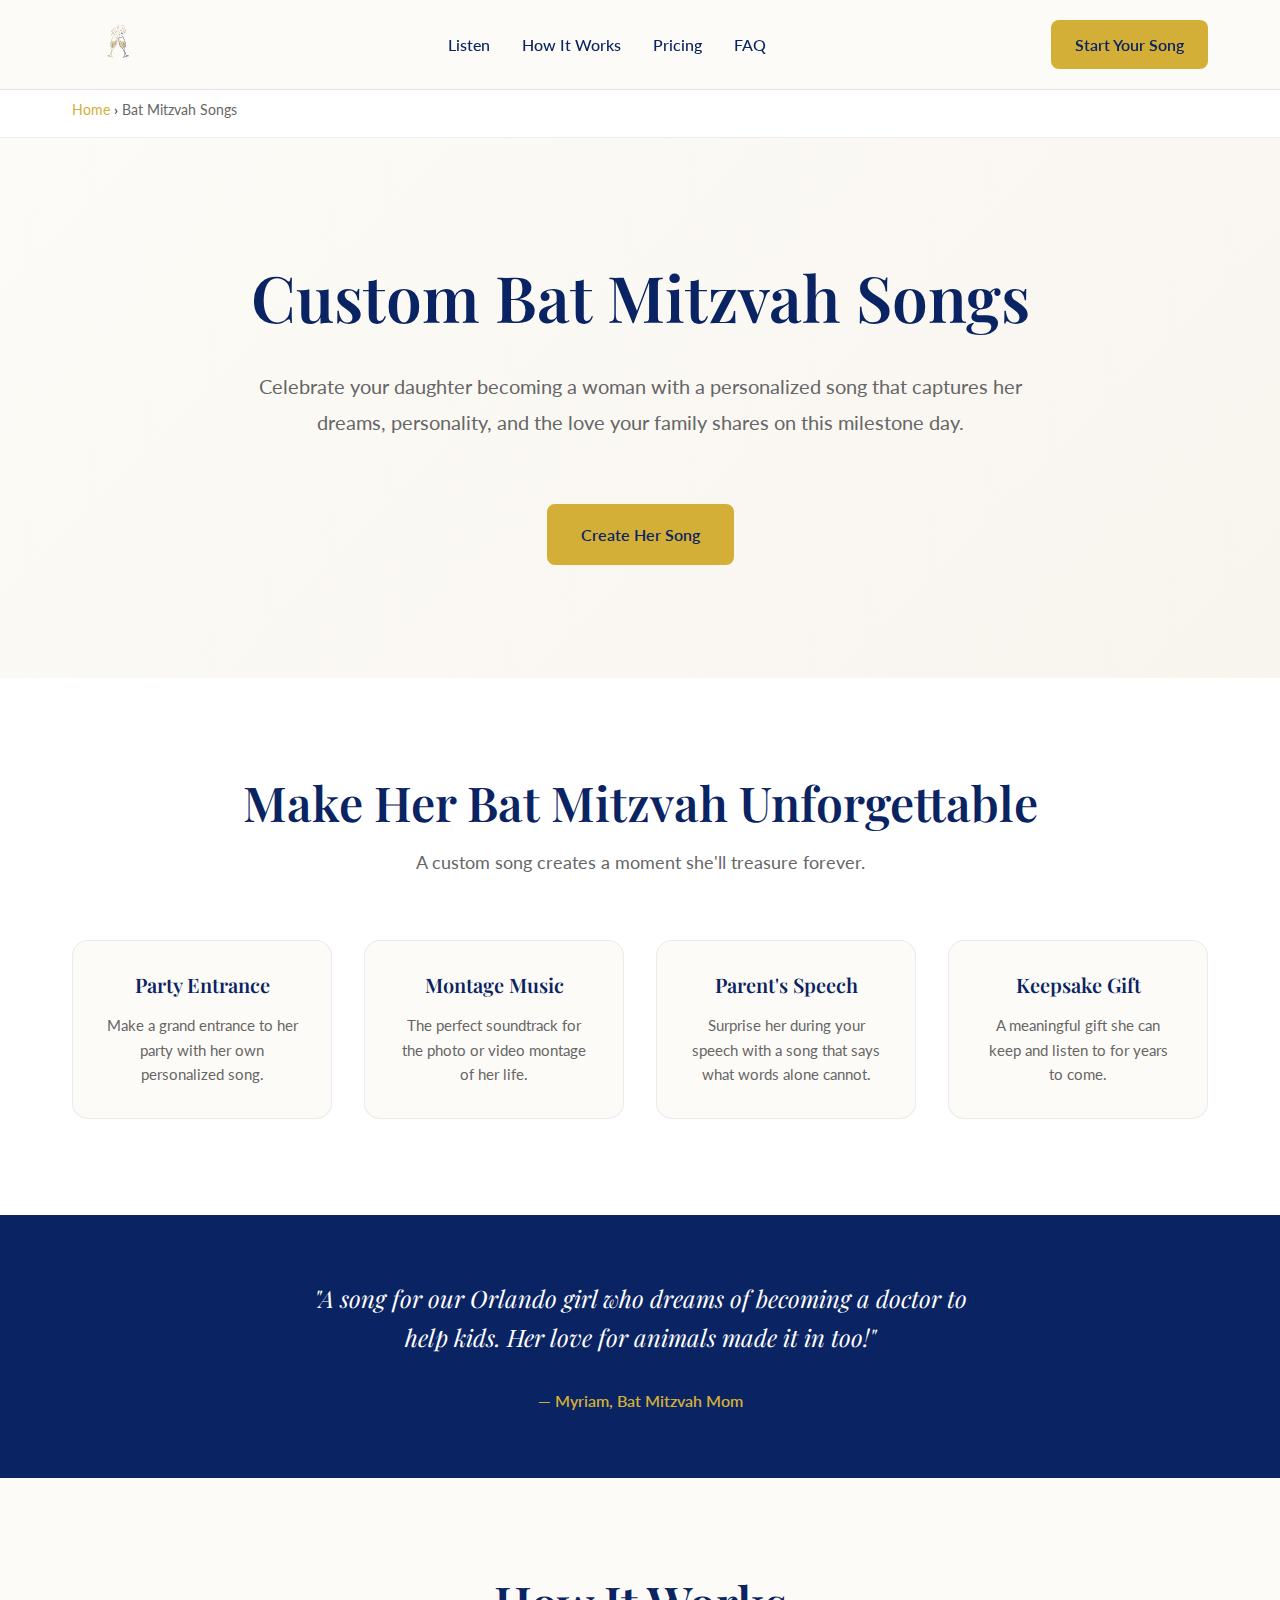
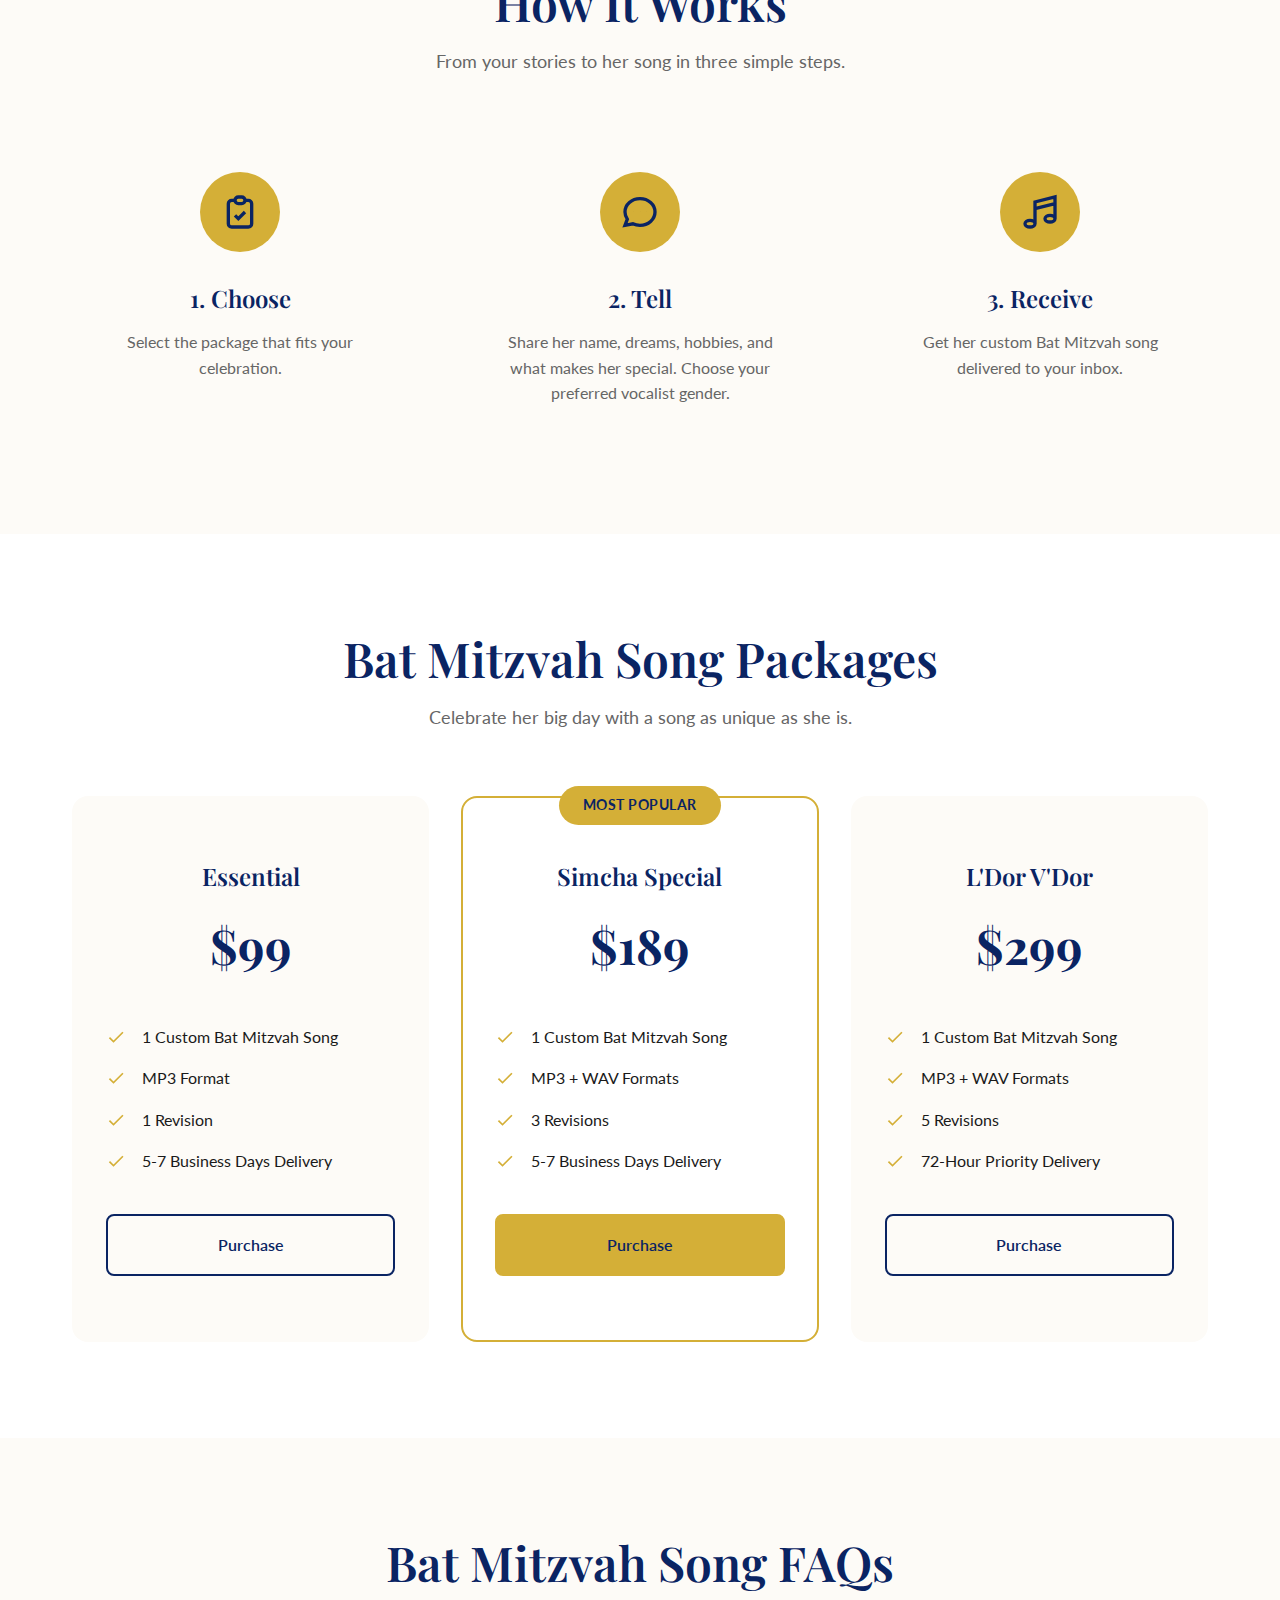
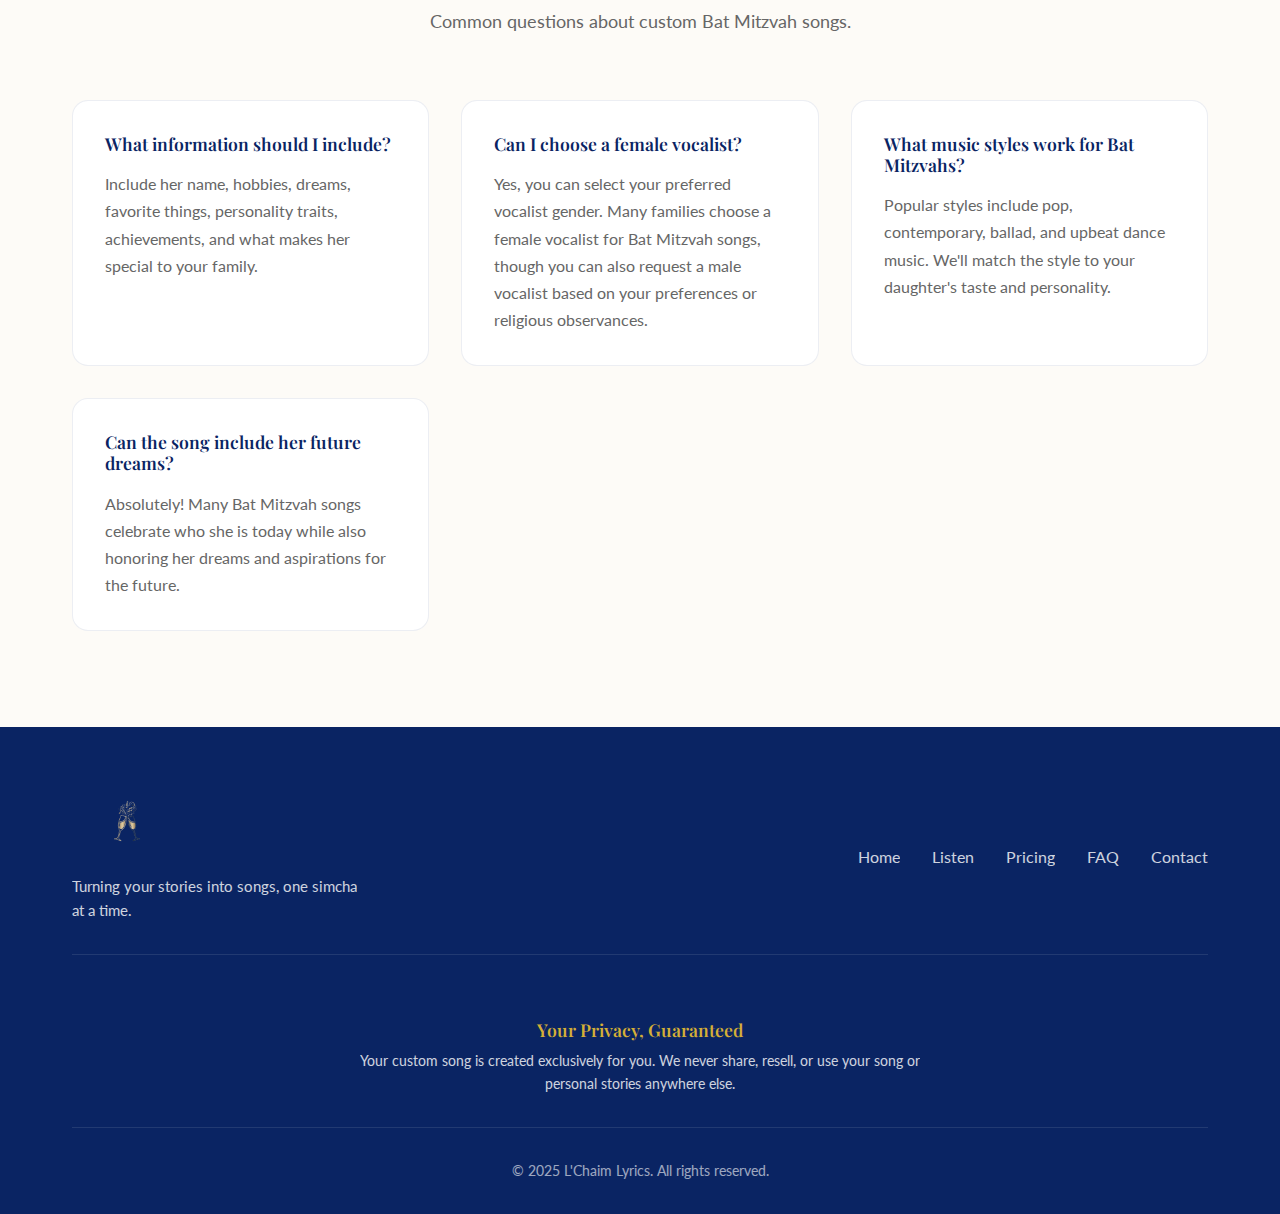
<file: bat-mitzvah-song.html>
<!DOCTYPE html>
<html lang="en">
<head>
    <meta charset="UTF-8">
    <meta name="viewport" content="width=device-width, initial-scale=1.0">
    <meta name="description" content="Create a custom Bat Mitzvah song to celebrate your daughter becoming a woman. Personalized music featuring her name, dreams, and personality. Ready in 5-7 days.">
    <meta name="keywords" content="Bat Mitzvah song, custom Bat Mitzvah music, personalized Bat Mitzvah song, Jewish coming of age song, Bat Mitzvah gift, Bat Mitzvah celebration music">
    <meta name="author" content="L'Chaim Lyrics">
    <meta name="robots" content="index, follow">
    <link rel="canonical" href="https://lchaimlyrics.com/bat-mitzvah-song.html">
    <title>Custom Bat Mitzvah Songs | Personalized Music for Your Daughter | L'Chaim Lyrics</title>

    <!-- Open Graph / Facebook -->
    <meta property="og:type" content="website">
    <meta property="og:url" content="https://lchaimlyrics.com/bat-mitzvah-song.html">
    <meta property="og:title" content="Custom Bat Mitzvah Songs | L'Chaim Lyrics">
    <meta property="og:description" content="Celebrate your daughter's Bat Mitzvah with a personalized song featuring her name, dreams, and what makes her special.">
    <meta property="og:image" content="https://lchaimlyrics.com/assets/images/logo.png">

    <!-- Twitter -->
    <meta name="twitter:card" content="summary_large_image">
    <meta name="twitter:url" content="https://lchaimlyrics.com/bat-mitzvah-song.html">
    <meta name="twitter:title" content="Custom Bat Mitzvah Songs | L'Chaim Lyrics">
    <meta name="twitter:description" content="Celebrate your daughter's Bat Mitzvah with a personalized song featuring her name, dreams, and what makes her special.">
    <meta name="twitter:image" content="https://lchaimlyrics.com/assets/images/logo.png">

    <!-- Structured Data -->
    <script type="application/ld+json">
    {
        "@context": "https://schema.org",
        "@graph": [
            {
                "@type": "Service",
                "name": "Custom Bat Mitzvah Songs",
                "description": "Personalized songs celebrating a young woman's Bat Mitzvah, featuring her name, dreams, and personality.",
                "provider": {
                    "@type": "Organization",
                    "name": "L'Chaim Lyrics",
                    "url": "https://lchaimlyrics.com"
                },
                "areaServed": "Worldwide",
                "hasOfferCatalog": {
                    "@type": "OfferCatalog",
                    "name": "Bat Mitzvah Song Packages",
                    "itemListElement": [
                        {"@type": "Offer", "itemOffered": {"@type": "Service", "name": "Essential Package"}, "price": "99", "priceCurrency": "USD"},
                        {"@type": "Offer", "itemOffered": {"@type": "Service", "name": "Simcha Special Package"}, "price": "189", "priceCurrency": "USD"},
                        {"@type": "Offer", "itemOffered": {"@type": "Service", "name": "L'Dor V'Dor Package"}, "price": "299", "priceCurrency": "USD"}
                    ]
                }
            },
            {
                "@type": "BreadcrumbList",
                "itemListElement": [
                    {"@type": "ListItem", "position": 1, "name": "Home", "item": "https://lchaimlyrics.com"},
                    {"@type": "ListItem", "position": 2, "name": "Bat Mitzvah Songs", "item": "https://lchaimlyrics.com/bat-mitzvah-song.html"}
                ]
            },
            {
                "@type": "FAQPage",
                "mainEntity": [
                    {
                        "@type": "Question",
                        "name": "What information should I include for a Bat Mitzvah song?",
                        "acceptedAnswer": {
                            "@type": "Answer",
                            "text": "Include your daughter's name, hobbies, dreams, favorite things, personality traits, achievements, and what makes her special to your family."
                        }
                    },
                    {
                        "@type": "Question",
                        "name": "Can I choose a female vocalist for the Bat Mitzvah song?",
                        "acceptedAnswer": {
                            "@type": "Answer",
                            "text": "Yes, you can select your preferred vocalist gender. Many families choose a female vocalist for Bat Mitzvah songs, though you can also request a male vocalist based on your preferences."
                        }
                    }
                ]
            }
        ]
    }
    </script>

    <!-- Resource Hints -->
    <link rel="dns-prefetch" href="https://buy.stripe.com">

    <!-- Fonts -->
    <link rel="preconnect" href="https://fonts.googleapis.com">
    <link rel="preconnect" href="https://fonts.gstatic.com" crossorigin>
    <link href="https://fonts.googleapis.com/css2?family=Lato:wght@400;700&family=Playfair+Display:wght@400;600;700&display=swap" rel="stylesheet">

    <!-- Styles -->
    <link rel="stylesheet" href="css/styles.css">

    <!-- Favicon -->
    <link rel="icon" type="image/png" href="assets/images/logo.png">
</head>
<body>
    <!-- Navigation -->
    <nav class="nav">
        <div class="nav-container">
            <a href="/" class="nav-logo">
                <img src="assets/images/logo.png" alt="L'Chaim Lyrics - Custom songs for Jewish weddings and celebrations">
            </a>
            <ul class="nav-links">
                <li><a href="/#listen">Listen</a></li>
                <li><a href="/#how-it-works">How It Works</a></li>
                <li><a href="#pricing">Pricing</a></li>
                <li><a href="#faq">FAQ</a></li>
            </ul>
            <a href="#pricing" class="nav-cta">Start Your Song</a>
        </div>
    </nav>

    <!-- Breadcrumb -->
    <div class="breadcrumb">
        <div class="container">
            <a href="/">Home</a> &rsaquo; <span>Bat Mitzvah Songs</span>
        </div>
    </div>

    <!-- Hero Section -->
    <header class="hero hero-landing" id="hero">
        <div class="hero-content">
            <h1>Custom Bat Mitzvah Songs</h1>
            <p class="hero-subtitle">Celebrate your daughter becoming a woman with a personalized song that captures her dreams, personality, and the love your family shares on this milestone day.</p>
            <a href="#pricing" class="btn btn-primary">Create Her Song</a>
        </div>
    </header>

    <!-- Why Section -->
    <section class="why-section">
        <div class="container">
            <h2>Make Her Bat Mitzvah Unforgettable</h2>
            <p class="section-subtitle">A custom song creates a moment she'll treasure forever.</p>

            <div class="features-grid">
                <div class="feature-card">
                    <h3>Party Entrance</h3>
                    <p>Make a grand entrance to her party with her own personalized song.</p>
                </div>
                <div class="feature-card">
                    <h3>Montage Music</h3>
                    <p>The perfect soundtrack for the photo or video montage of her life.</p>
                </div>
                <div class="feature-card">
                    <h3>Parent's Speech</h3>
                    <p>Surprise her during your speech with a song that says what words alone cannot.</p>
                </div>
                <div class="feature-card">
                    <h3>Keepsake Gift</h3>
                    <p>A meaningful gift she can keep and listen to for years to come.</p>
                </div>
            </div>
        </div>
    </section>

    <!-- Testimonial -->
    <section class="testimonial-section">
        <div class="container">
            <blockquote class="testimonial">
                <p>"A song for our Orlando girl who dreams of becoming a doctor to help kids. Her love for animals made it in too!"</p>
                <cite>— Myriam, Bat Mitzvah Mom</cite>
            </blockquote>
        </div>
    </section>

    <!-- How It Works -->
    <section class="how-it-works" id="how-it-works">
        <div class="container">
            <h2>How It Works</h2>
            <p class="section-subtitle">From your stories to her song in three simple steps.</p>

            <div class="steps-grid">
                <div class="step">
                    <div class="step-icon">
                        <svg viewBox="0 0 24 24" fill="none" stroke="currentColor" stroke-width="2">
                            <path d="M9 5H7a2 2 0 00-2 2v12a2 2 0 002 2h10a2 2 0 002-2V7a2 2 0 00-2-2h-2M9 5a2 2 0 002 2h2a2 2 0 002-2M9 5a2 2 0 012-2h2a2 2 0 012 2m-6 9l2 2 4-4"/>
                        </svg>
                    </div>
                    <h3>1. Choose</h3>
                    <p>Select the package that fits your celebration.</p>
                </div>

                <div class="step">
                    <div class="step-icon">
                        <svg viewBox="0 0 24 24" fill="none" stroke="currentColor" stroke-width="2">
                            <path d="M8 12h.01M12 12h.01M16 12h.01M21 12c0 4.418-4.03 8-9 8a9.863 9.863 0 01-4.255-.949L3 20l1.395-3.72C3.512 15.042 3 13.574 3 12c0-4.418 4.03-8 9-8s9 3.582 9 8z"/>
                        </svg>
                    </div>
                    <h3>2. Tell</h3>
                    <p>Share her name, dreams, hobbies, and what makes her special. Choose your preferred vocalist gender.</p>
                </div>

                <div class="step">
                    <div class="step-icon">
                        <svg viewBox="0 0 24 24" fill="none" stroke="currentColor" stroke-width="2">
                            <path d="M9 19V6l12-3v13M9 19c0 1.105-1.343 2-3 2s-3-.895-3-2 1.343-2 3-2 3 .895 3 2zm12-3c0 1.105-1.343 2-3 2s-3-.895-3-2 1.343-2 3-2 3 .895 3 2zM9 10l12-3"/>
                        </svg>
                    </div>
                    <h3>3. Receive</h3>
                    <p>Get her custom Bat Mitzvah song delivered to your inbox.</p>
                </div>
            </div>
        </div>
    </section>

    <!-- Pricing Section -->
    <section class="pricing" id="pricing">
        <div class="container">
            <h2>Bat Mitzvah Song Packages</h2>
            <p class="section-subtitle">Celebrate her big day with a song as unique as she is.</p>

            <div class="pricing-grid">
                <!-- Essential -->
                <div class="pricing-card">
                    <h3>Essential</h3>
                    <div class="price">
                        <span class="amount">$99</span>
                    </div>
                    <ul class="features">
                        <li>
                            <svg viewBox="0 0 24 24" fill="currentColor"><path d="M9 16.17L4.83 12l-1.42 1.41L9 19 21 7l-1.41-1.41z"/></svg>
                            1 Custom Bat Mitzvah Song
                        </li>
                        <li>
                            <svg viewBox="0 0 24 24" fill="currentColor"><path d="M9 16.17L4.83 12l-1.42 1.41L9 19 21 7l-1.41-1.41z"/></svg>
                            MP3 Format
                        </li>
                        <li>
                            <svg viewBox="0 0 24 24" fill="currentColor"><path d="M9 16.17L4.83 12l-1.42 1.41L9 19 21 7l-1.41-1.41z"/></svg>
                            1 Revision
                        </li>
                        <li>
                            <svg viewBox="0 0 24 24" fill="currentColor"><path d="M9 16.17L4.83 12l-1.42 1.41L9 19 21 7l-1.41-1.41z"/></svg>
                            5-7 Business Days Delivery
                        </li>
                    </ul>
                    <a href="https://buy.stripe.com/cNi8wP5oRgcl24wbzW8so05" class="btn btn-secondary">Purchase</a>
                </div>

                <!-- Simcha Special -->
                <div class="pricing-card featured">
                    <span class="badge">Most Popular</span>
                    <h3>Simcha Special</h3>
                    <div class="price">
                        <span class="amount">$189</span>
                    </div>
                    <ul class="features">
                        <li>
                            <svg viewBox="0 0 24 24" fill="currentColor"><path d="M9 16.17L4.83 12l-1.42 1.41L9 19 21 7l-1.41-1.41z"/></svg>
                            1 Custom Bat Mitzvah Song
                        </li>
                        <li>
                            <svg viewBox="0 0 24 24" fill="currentColor"><path d="M9 16.17L4.83 12l-1.42 1.41L9 19 21 7l-1.41-1.41z"/></svg>
                            MP3 + WAV Formats
                        </li>
                        <li>
                            <svg viewBox="0 0 24 24" fill="currentColor"><path d="M9 16.17L4.83 12l-1.42 1.41L9 19 21 7l-1.41-1.41z"/></svg>
                            3 Revisions
                        </li>
                        <li>
                            <svg viewBox="0 0 24 24" fill="currentColor"><path d="M9 16.17L4.83 12l-1.42 1.41L9 19 21 7l-1.41-1.41z"/></svg>
                            5-7 Business Days Delivery
                        </li>
                    </ul>
                    <a href="https://buy.stripe.com/dRmaEXaJbe4dgZq47u8so07" class="btn btn-primary">Purchase</a>
                </div>

                <!-- L'Dor V'Dor -->
                <div class="pricing-card">
                    <h3>L'Dor V'Dor</h3>
                    <div class="price">
                        <span class="amount">$299</span>
                    </div>
                    <ul class="features">
                        <li>
                            <svg viewBox="0 0 24 24" fill="currentColor"><path d="M9 16.17L4.83 12l-1.42 1.41L9 19 21 7l-1.41-1.41z"/></svg>
                            1 Custom Bat Mitzvah Song
                        </li>
                        <li>
                            <svg viewBox="0 0 24 24" fill="currentColor"><path d="M9 16.17L4.83 12l-1.42 1.41L9 19 21 7l-1.41-1.41z"/></svg>
                            MP3 + WAV Formats
                        </li>
                        <li>
                            <svg viewBox="0 0 24 24" fill="currentColor"><path d="M9 16.17L4.83 12l-1.42 1.41L9 19 21 7l-1.41-1.41z"/></svg>
                            5 Revisions
                        </li>
                        <li>
                            <svg viewBox="0 0 24 24" fill="currentColor"><path d="M9 16.17L4.83 12l-1.42 1.41L9 19 21 7l-1.41-1.41z"/></svg>
                            72-Hour Priority Delivery
                        </li>
                    </ul>
                    <a href="https://buy.stripe.com/9B65kD5oR4tDbF60Vi8so06" class="btn btn-secondary">Purchase</a>
                </div>
            </div>
        </div>
    </section>

    <!-- FAQ Section -->
    <section class="faq" id="faq">
        <div class="container">
            <h2>Bat Mitzvah Song FAQs</h2>
            <p class="section-subtitle">Common questions about custom Bat Mitzvah songs.</p>

            <div class="faq-grid">
                <div class="faq-item">
                    <h3 class="faq-question">What information should I include?</h3>
                    <p class="faq-answer">Include her name, hobbies, dreams, favorite things, personality traits, achievements, and what makes her special to your family.</p>
                </div>

                <div class="faq-item">
                    <h3 class="faq-question">Can I choose a female vocalist?</h3>
                    <p class="faq-answer">Yes, you can select your preferred vocalist gender. Many families choose a female vocalist for Bat Mitzvah songs, though you can also request a male vocalist based on your preferences or religious observances.</p>
                </div>

                <div class="faq-item">
                    <h3 class="faq-question">What music styles work for Bat Mitzvahs?</h3>
                    <p class="faq-answer">Popular styles include pop, contemporary, ballad, and upbeat dance music. We'll match the style to your daughter's taste and personality.</p>
                </div>

                <div class="faq-item">
                    <h3 class="faq-question">Can the song include her future dreams?</h3>
                    <p class="faq-answer">Absolutely! Many Bat Mitzvah songs celebrate who she is today while also honoring her dreams and aspirations for the future.</p>
                </div>
            </div>
        </div>
    </section>

    <!-- Footer -->
    <footer class="footer">
        <div class="container">
            <div class="footer-content">
                <div class="footer-brand">
                    <img src="assets/images/logo.png" alt="L'Chaim Lyrics" class="footer-logo">
                    <p>Turning your stories into songs, one simcha at a time.</p>
                </div>
                <div class="footer-links">
                    <a href="/">Home</a>
                    <a href="/#listen">Listen</a>
                    <a href="/#pricing">Pricing</a>
                    <a href="/#faq">FAQ</a>
                    <a href="mailto:hello@lchaimlyrics.com">Contact</a>
                </div>
            </div>
            <div class="footer-privacy">
                <h4>Your Privacy, Guaranteed</h4>
                <p>Your custom song is created exclusively for you. We never share, resell, or use your song or personal stories anywhere else.</p>
            </div>
            <div class="footer-bottom">
                <p>&copy; 2025 L'Chaim Lyrics. All rights reserved.</p>
            </div>
        </div>
    </footer>

    <script src="js/main.js" defer></script>
</body>
</html>
</file>
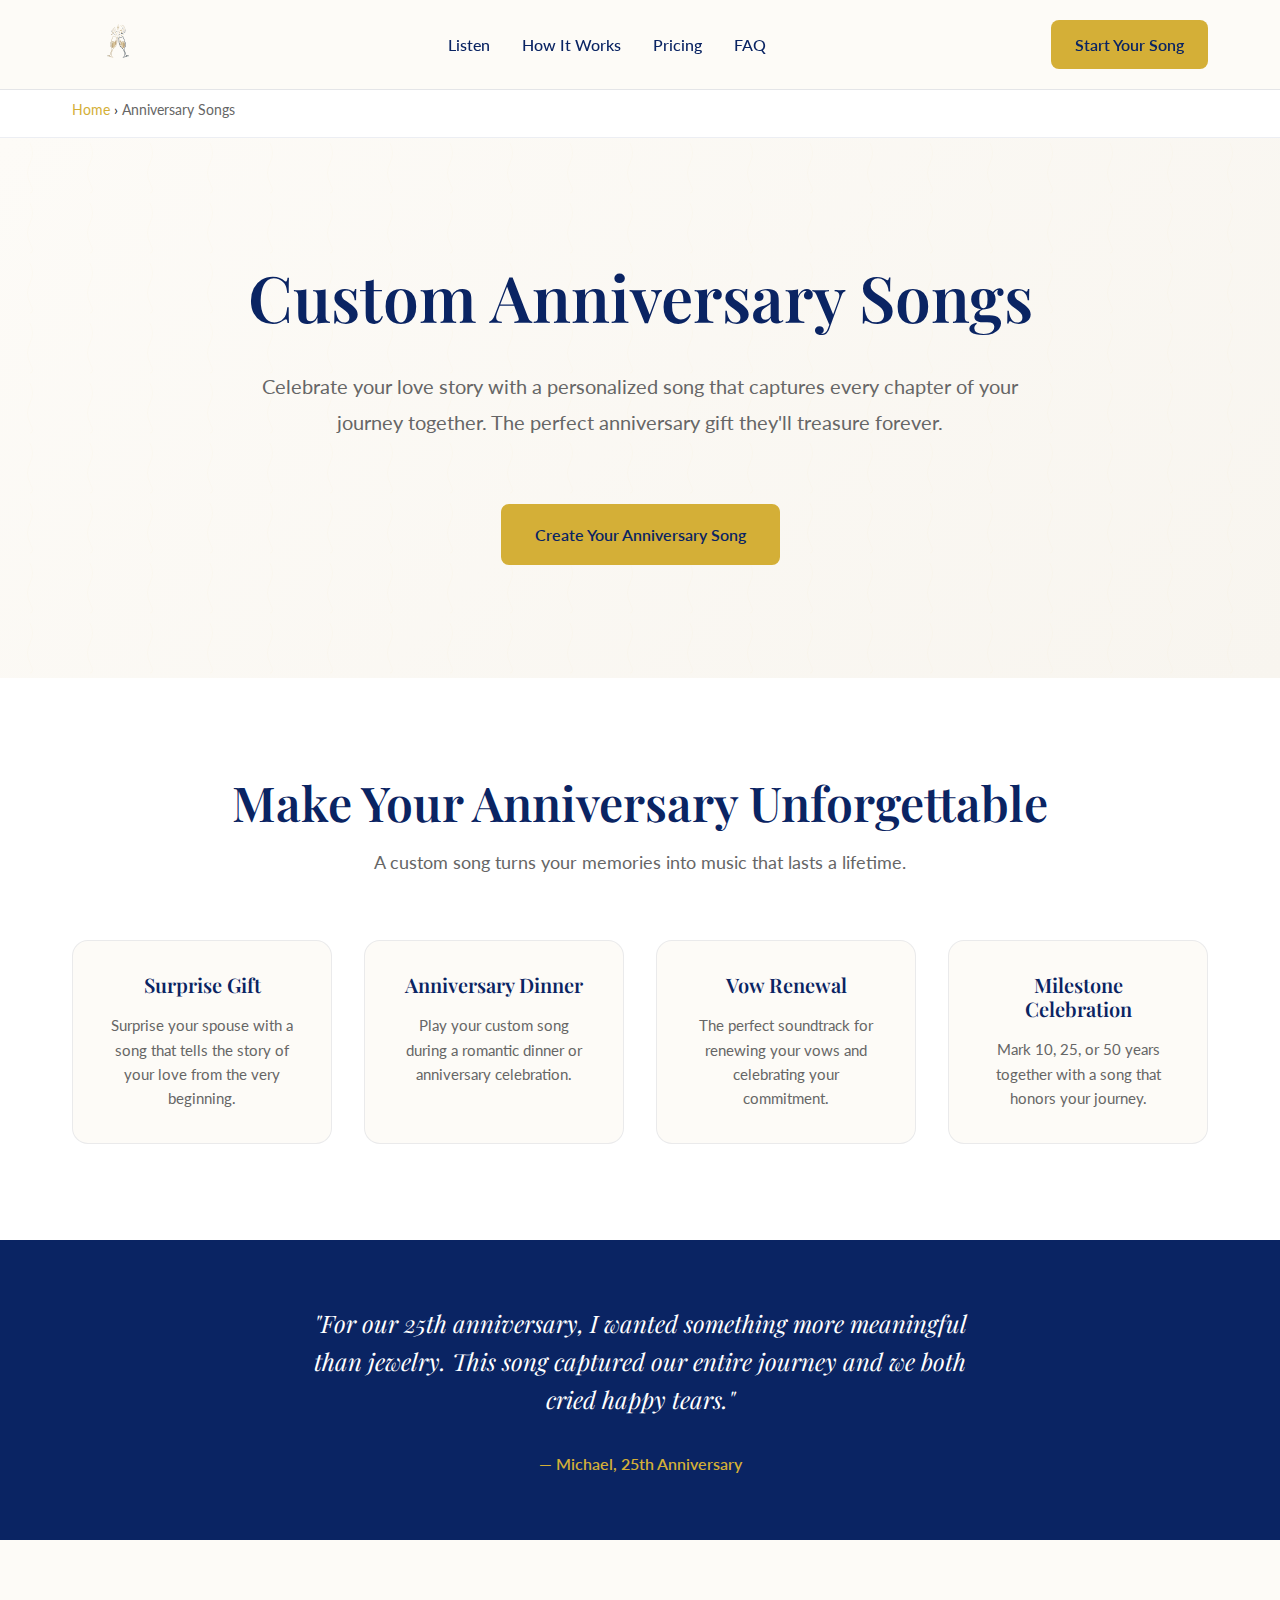
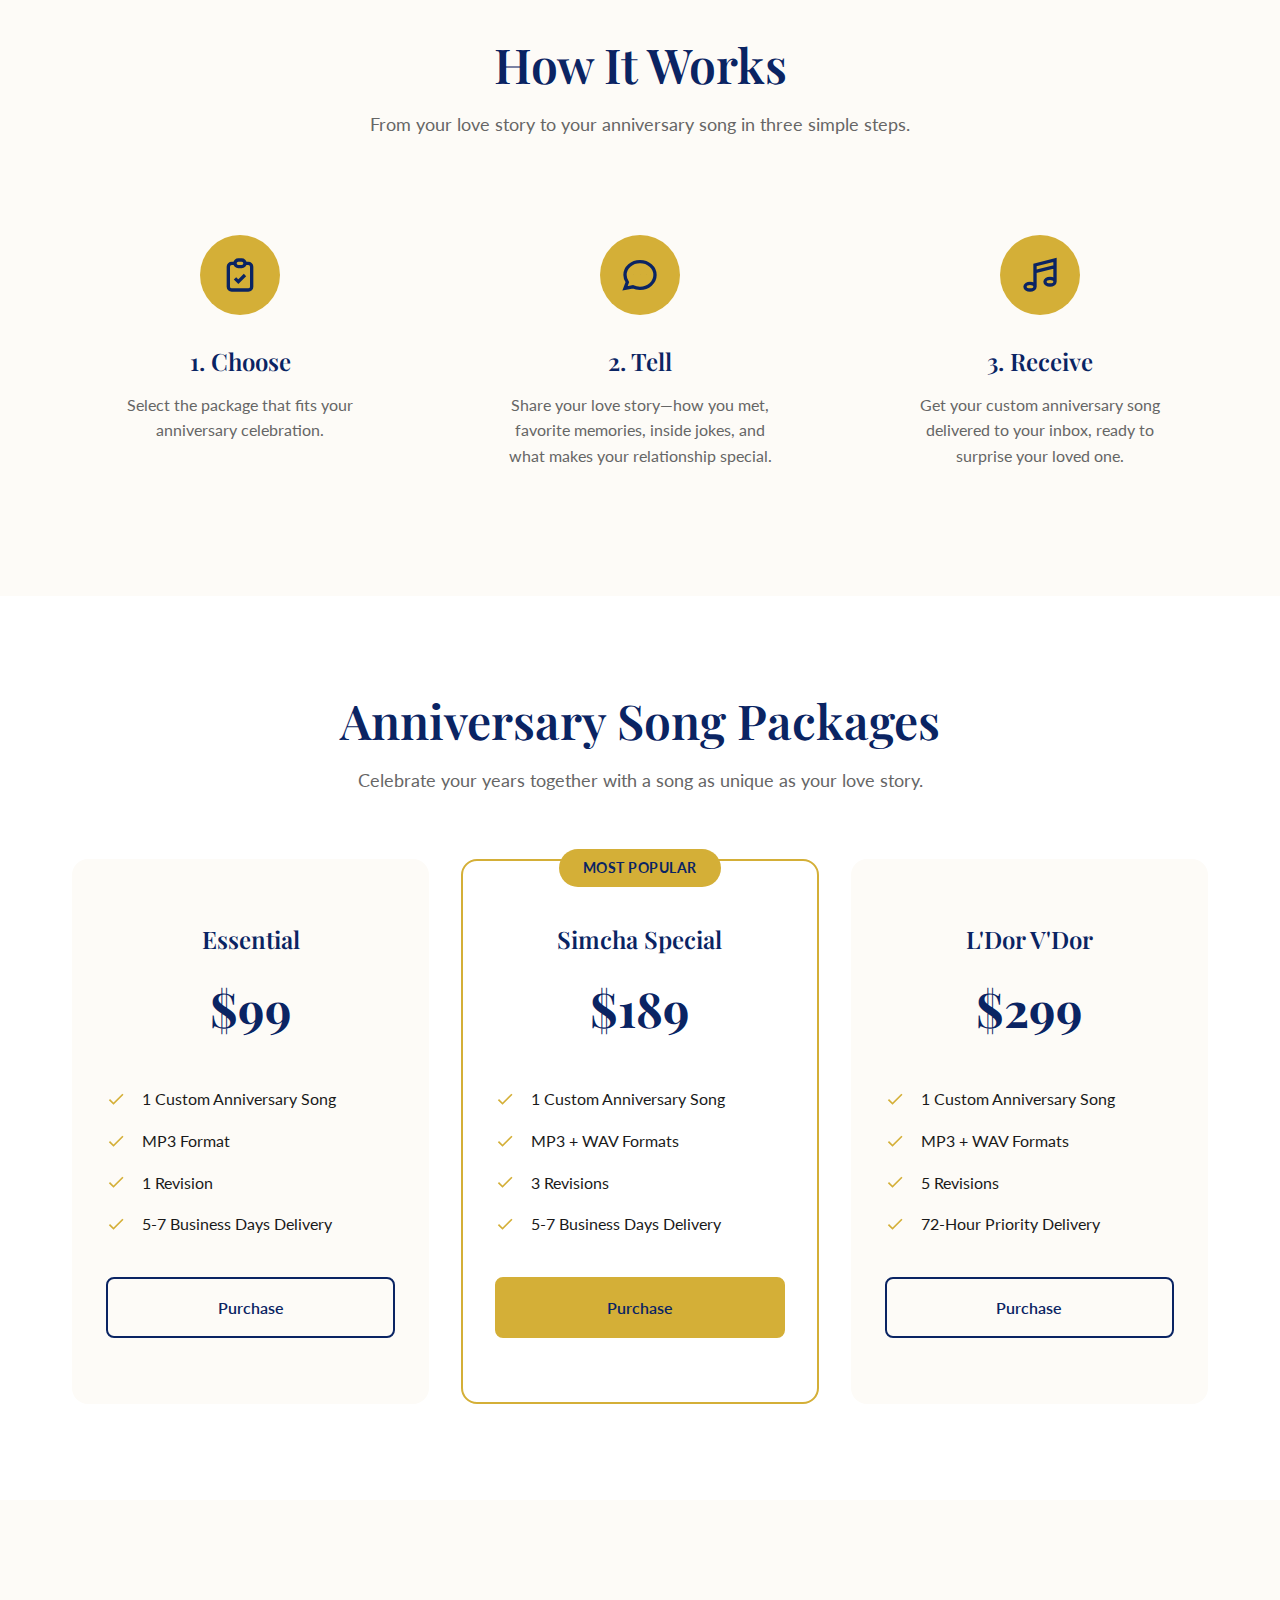
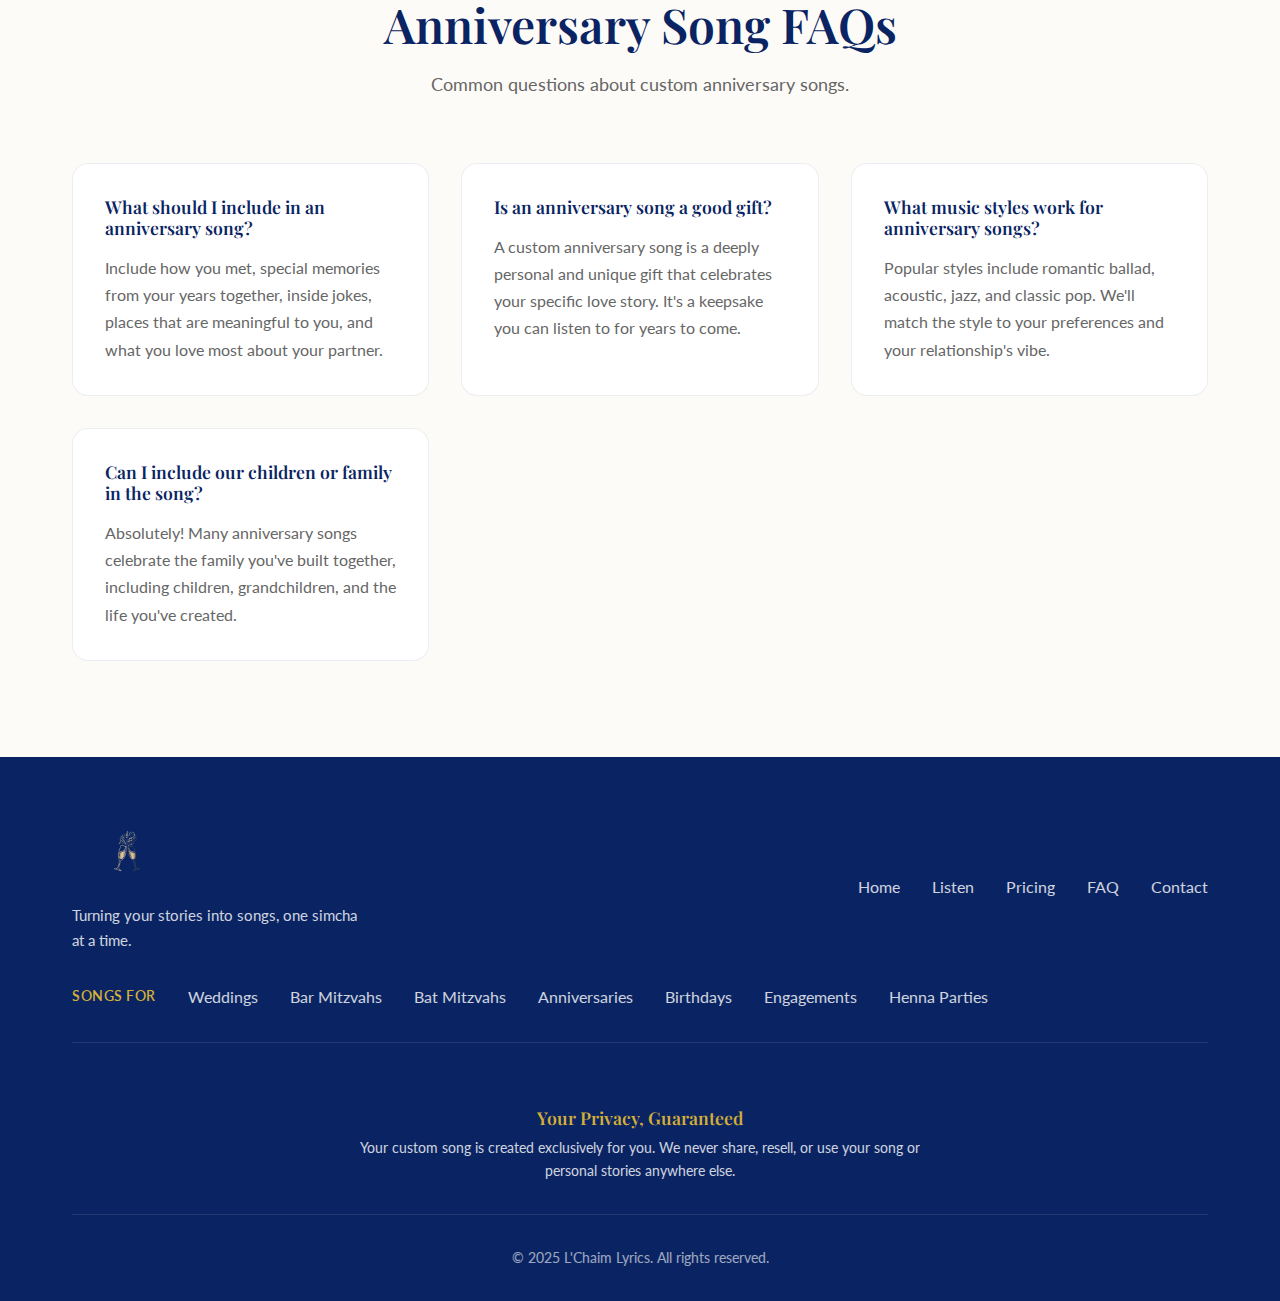
<file: custom-anniversary-song.html>
<!DOCTYPE html>
<html lang="en">
<head>
    <meta charset="UTF-8">
    <meta name="viewport" content="width=device-width, initial-scale=1.0">
    <meta name="description" content="Create a custom anniversary song to celebrate your love story. Personalized music capturing your journey together, from your first date to today. Ready in 5-7 days.">
    <meta name="author" content="L'Chaim Lyrics">
    <meta name="robots" content="index, follow">
    <link rel="canonical" href="https://lchaimlyrics.com/custom-anniversary-song.html">
    <title>Custom Anniversary Songs | Personalized Music for Your Love Story | L'Chaim Lyrics</title>

    <!-- Open Graph / Facebook -->
    <meta property="og:type" content="website">
    <meta property="og:url" content="https://lchaimlyrics.com/custom-anniversary-song.html">
    <meta property="og:title" content="Custom Anniversary Songs | L'Chaim Lyrics">
    <meta property="og:description" content="Celebrate your anniversary with a personalized song that captures your unique love story and journey together.">
    <meta property="og:image" content="https://lchaimlyrics.com/assets/images/logo.png">

    <!-- Twitter -->
    <meta name="twitter:card" content="summary_large_image">
    <meta name="twitter:url" content="https://lchaimlyrics.com/custom-anniversary-song.html">
    <meta name="twitter:title" content="Custom Anniversary Songs | L'Chaim Lyrics">
    <meta name="twitter:description" content="Celebrate your anniversary with a personalized song that captures your unique love story and journey together.">
    <meta name="twitter:image" content="https://lchaimlyrics.com/assets/images/logo.png">

    <!-- Structured Data -->
    <script type="application/ld+json">
    {
        "@context": "https://schema.org",
        "@graph": [
            {
                "@type": "Service",
                "name": "Custom Anniversary Songs",
                "description": "Personalized songs celebrating wedding anniversaries and relationship milestones, capturing your unique love story.",
                "provider": {
                    "@type": "Organization",
                    "name": "L'Chaim Lyrics",
                    "url": "https://lchaimlyrics.com"
                },
                "areaServed": "Worldwide",
                "hasOfferCatalog": {
                    "@type": "OfferCatalog",
                    "name": "Anniversary Song Packages",
                    "itemListElement": [
                        {"@type": "Offer", "itemOffered": {"@type": "Service", "name": "Essential Package"}, "price": "99", "priceCurrency": "USD"},
                        {"@type": "Offer", "itemOffered": {"@type": "Service", "name": "Simcha Special Package"}, "price": "189", "priceCurrency": "USD"},
                        {"@type": "Offer", "itemOffered": {"@type": "Service", "name": "L'Dor V'Dor Package"}, "price": "299", "priceCurrency": "USD"}
                    ]
                }
            },
            {
                "@type": "BreadcrumbList",
                "itemListElement": [
                    {"@type": "ListItem", "position": 1, "name": "Home", "item": "https://lchaimlyrics.com"},
                    {"@type": "ListItem", "position": 2, "name": "Anniversary Songs", "item": "https://lchaimlyrics.com/custom-anniversary-song.html"}
                ]
            },
            {
                "@type": "FAQPage",
                "mainEntity": [
                    {
                        "@type": "Question",
                        "name": "What should I include in an anniversary song?",
                        "acceptedAnswer": {
                            "@type": "Answer",
                            "text": "Include how you met, special memories from your years together, inside jokes, places that are meaningful to you, and what you love most about your partner."
                        }
                    },
                    {
                        "@type": "Question",
                        "name": "Is an anniversary song a good gift?",
                        "acceptedAnswer": {
                            "@type": "Answer",
                            "text": "Yes! A custom anniversary song is a deeply personal and unique gift that celebrates your specific love story. It's a keepsake you can listen to for years to come."
                        }
                    }
                ]
            }
        ]
    }
    </script>

    <!-- Resource Hints -->
    <link rel="dns-prefetch" href="https://buy.stripe.com">

    <!-- Fonts -->
    <link rel="preconnect" href="https://fonts.googleapis.com">
    <link rel="preconnect" href="https://fonts.gstatic.com" crossorigin>
    <link href="https://fonts.googleapis.com/css2?family=Lato:wght@400;700&family=Playfair+Display:wght@400;600;700&display=swap" rel="stylesheet">

    <!-- Styles -->
    <link rel="stylesheet" href="css/styles.css">

    <!-- Favicon -->
    <link rel="icon" type="image/png" href="assets/images/logo.png">
</head>
<body>
    <!-- Navigation -->
    <nav class="nav">
        <div class="nav-container">
            <a href="/" class="nav-logo">
                <img src="assets/images/logo.png" alt="L'Chaim Lyrics - Custom songs for Jewish celebrations">
            </a>
            <ul class="nav-links">
                <li><a href="/#listen">Listen</a></li>
                <li><a href="/#how-it-works">How It Works</a></li>
                <li><a href="#pricing">Pricing</a></li>
                <li><a href="#faq">FAQ</a></li>
            </ul>
            <a href="#pricing" class="nav-cta">Start Your Song</a>
        </div>
    </nav>

    <!-- Breadcrumb -->
    <div class="breadcrumb">
        <div class="container">
            <a href="/">Home</a> &rsaquo; <span>Anniversary Songs</span>
        </div>
    </div>

    <!-- Hero Section -->
    <header class="hero hero-landing" id="hero">
        <div class="hero-content">
            <h1>Custom Anniversary Songs</h1>
            <p class="hero-subtitle">Celebrate your love story with a personalized song that captures every chapter of your journey together. The perfect anniversary gift they'll treasure forever.</p>
            <a href="#pricing" class="btn btn-primary">Create Your Anniversary Song</a>
        </div>
    </header>

    <!-- Why Section -->
    <section class="why-section">
        <div class="container">
            <h2>Make Your Anniversary Unforgettable</h2>
            <p class="section-subtitle">A custom song turns your memories into music that lasts a lifetime.</p>

            <div class="features-grid">
                <div class="feature-card">
                    <h3>Surprise Gift</h3>
                    <p>Surprise your spouse with a song that tells the story of your love from the very beginning.</p>
                </div>
                <div class="feature-card">
                    <h3>Anniversary Dinner</h3>
                    <p>Play your custom song during a romantic dinner or anniversary celebration.</p>
                </div>
                <div class="feature-card">
                    <h3>Vow Renewal</h3>
                    <p>The perfect soundtrack for renewing your vows and celebrating your commitment.</p>
                </div>
                <div class="feature-card">
                    <h3>Milestone Celebration</h3>
                    <p>Mark 10, 25, or 50 years together with a song that honors your journey.</p>
                </div>
            </div>
        </div>
    </section>

    <!-- Testimonial -->
    <section class="testimonial-section">
        <div class="container">
            <blockquote class="testimonial">
                <p>"For our 25th anniversary, I wanted something more meaningful than jewelry. This song captured our entire journey and we both cried happy tears."</p>
                <cite>— Michael, 25th Anniversary</cite>
            </blockquote>
        </div>
    </section>

    <!-- How It Works -->
    <section class="how-it-works" id="how-it-works">
        <div class="container">
            <h2>How It Works</h2>
            <p class="section-subtitle">From your love story to your anniversary song in three simple steps.</p>

            <div class="steps-grid">
                <div class="step">
                    <div class="step-icon">
                        <svg viewBox="0 0 24 24" fill="none" stroke="currentColor" stroke-width="2">
                            <path d="M9 5H7a2 2 0 00-2 2v12a2 2 0 002 2h10a2 2 0 002-2V7a2 2 0 00-2-2h-2M9 5a2 2 0 002 2h2a2 2 0 002-2M9 5a2 2 0 012-2h2a2 2 0 012 2m-6 9l2 2 4-4"/>
                        </svg>
                    </div>
                    <h3>1. Choose</h3>
                    <p>Select the package that fits your anniversary celebration.</p>
                </div>

                <div class="step">
                    <div class="step-icon">
                        <svg viewBox="0 0 24 24" fill="none" stroke="currentColor" stroke-width="2">
                            <path d="M8 12h.01M12 12h.01M16 12h.01M21 12c0 4.418-4.03 8-9 8a9.863 9.863 0 01-4.255-.949L3 20l1.395-3.72C3.512 15.042 3 13.574 3 12c0-4.418 4.03-8 9-8s9 3.582 9 8z"/>
                        </svg>
                    </div>
                    <h3>2. Tell</h3>
                    <p>Share your love story—how you met, favorite memories, inside jokes, and what makes your relationship special.</p>
                </div>

                <div class="step">
                    <div class="step-icon">
                        <svg viewBox="0 0 24 24" fill="none" stroke="currentColor" stroke-width="2">
                            <path d="M9 19V6l12-3v13M9 19c0 1.105-1.343 2-3 2s-3-.895-3-2 1.343-2 3-2 3 .895 3 2zm12-3c0 1.105-1.343 2-3 2s-3-.895-3-2 1.343-2 3-2 3 .895 3 2zM9 10l12-3"/>
                        </svg>
                    </div>
                    <h3>3. Receive</h3>
                    <p>Get your custom anniversary song delivered to your inbox, ready to surprise your loved one.</p>
                </div>
            </div>
        </div>
    </section>

    <!-- Pricing Section -->
    <section class="pricing" id="pricing">
        <div class="container">
            <h2>Anniversary Song Packages</h2>
            <p class="section-subtitle">Celebrate your years together with a song as unique as your love story.</p>

            <div class="pricing-grid">
                <!-- Essential -->
                <div class="pricing-card">
                    <h3>Essential</h3>
                    <div class="price">
                        <span class="amount">$99</span>
                    </div>
                    <ul class="features">
                        <li>
                            <svg viewBox="0 0 24 24" fill="currentColor"><path d="M9 16.17L4.83 12l-1.42 1.41L9 19 21 7l-1.41-1.41z"/></svg>
                            1 Custom Anniversary Song
                        </li>
                        <li>
                            <svg viewBox="0 0 24 24" fill="currentColor"><path d="M9 16.17L4.83 12l-1.42 1.41L9 19 21 7l-1.41-1.41z"/></svg>
                            MP3 Format
                        </li>
                        <li>
                            <svg viewBox="0 0 24 24" fill="currentColor"><path d="M9 16.17L4.83 12l-1.42 1.41L9 19 21 7l-1.41-1.41z"/></svg>
                            1 Revision
                        </li>
                        <li>
                            <svg viewBox="0 0 24 24" fill="currentColor"><path d="M9 16.17L4.83 12l-1.42 1.41L9 19 21 7l-1.41-1.41z"/></svg>
                            5-7 Business Days Delivery
                        </li>
                    </ul>
                    <a href="https://buy.stripe.com/cNi8wP5oRgcl24wbzW8so05" class="btn btn-secondary">Purchase</a>
                </div>

                <!-- Simcha Special -->
                <div class="pricing-card featured">
                    <span class="badge">Most Popular</span>
                    <h3>Simcha Special</h3>
                    <div class="price">
                        <span class="amount">$189</span>
                    </div>
                    <ul class="features">
                        <li>
                            <svg viewBox="0 0 24 24" fill="currentColor"><path d="M9 16.17L4.83 12l-1.42 1.41L9 19 21 7l-1.41-1.41z"/></svg>
                            1 Custom Anniversary Song
                        </li>
                        <li>
                            <svg viewBox="0 0 24 24" fill="currentColor"><path d="M9 16.17L4.83 12l-1.42 1.41L9 19 21 7l-1.41-1.41z"/></svg>
                            MP3 + WAV Formats
                        </li>
                        <li>
                            <svg viewBox="0 0 24 24" fill="currentColor"><path d="M9 16.17L4.83 12l-1.42 1.41L9 19 21 7l-1.41-1.41z"/></svg>
                            3 Revisions
                        </li>
                        <li>
                            <svg viewBox="0 0 24 24" fill="currentColor"><path d="M9 16.17L4.83 12l-1.42 1.41L9 19 21 7l-1.41-1.41z"/></svg>
                            5-7 Business Days Delivery
                        </li>
                    </ul>
                    <a href="https://buy.stripe.com/dRmaEXaJbe4dgZq47u8so07" class="btn btn-primary">Purchase</a>
                </div>

                <!-- L'Dor V'Dor -->
                <div class="pricing-card">
                    <h3>L'Dor V'Dor</h3>
                    <div class="price">
                        <span class="amount">$299</span>
                    </div>
                    <ul class="features">
                        <li>
                            <svg viewBox="0 0 24 24" fill="currentColor"><path d="M9 16.17L4.83 12l-1.42 1.41L9 19 21 7l-1.41-1.41z"/></svg>
                            1 Custom Anniversary Song
                        </li>
                        <li>
                            <svg viewBox="0 0 24 24" fill="currentColor"><path d="M9 16.17L4.83 12l-1.42 1.41L9 19 21 7l-1.41-1.41z"/></svg>
                            MP3 + WAV Formats
                        </li>
                        <li>
                            <svg viewBox="0 0 24 24" fill="currentColor"><path d="M9 16.17L4.83 12l-1.42 1.41L9 19 21 7l-1.41-1.41z"/></svg>
                            5 Revisions
                        </li>
                        <li>
                            <svg viewBox="0 0 24 24" fill="currentColor"><path d="M9 16.17L4.83 12l-1.42 1.41L9 19 21 7l-1.41-1.41z"/></svg>
                            72-Hour Priority Delivery
                        </li>
                    </ul>
                    <a href="https://buy.stripe.com/9B65kD5oR4tDbF60Vi8so06" class="btn btn-secondary">Purchase</a>
                </div>
            </div>
        </div>
    </section>

    <!-- FAQ Section -->
    <section class="faq" id="faq">
        <div class="container">
            <h2>Anniversary Song FAQs</h2>
            <p class="section-subtitle">Common questions about custom anniversary songs.</p>

            <div class="faq-grid">
                <div class="faq-item">
                    <h3 class="faq-question">What should I include in an anniversary song?</h3>
                    <p class="faq-answer">Include how you met, special memories from your years together, inside jokes, places that are meaningful to you, and what you love most about your partner.</p>
                </div>

                <div class="faq-item">
                    <h3 class="faq-question">Is an anniversary song a good gift?</h3>
                    <p class="faq-answer">A custom anniversary song is a deeply personal and unique gift that celebrates your specific love story. It's a keepsake you can listen to for years to come.</p>
                </div>

                <div class="faq-item">
                    <h3 class="faq-question">What music styles work for anniversary songs?</h3>
                    <p class="faq-answer">Popular styles include romantic ballad, acoustic, jazz, and classic pop. We'll match the style to your preferences and your relationship's vibe.</p>
                </div>

                <div class="faq-item">
                    <h3 class="faq-question">Can I include our children or family in the song?</h3>
                    <p class="faq-answer">Absolutely! Many anniversary songs celebrate the family you've built together, including children, grandchildren, and the life you've created.</p>
                </div>
            </div>
        </div>
    </section>

    <!-- Footer -->
    <footer class="footer">
        <div class="container">
            <div class="footer-content">
                <div class="footer-brand">
                    <img src="assets/images/logo.png" alt="L'Chaim Lyrics" class="footer-logo">
                    <p>Turning your stories into songs, one simcha at a time.</p>
                </div>
                <div class="footer-links">
                    <a href="/">Home</a>
                    <a href="/#listen">Listen</a>
                    <a href="/#pricing">Pricing</a>
                    <a href="/#faq">FAQ</a>
                    <a href="mailto:hello@lchaimlyrics.com">Contact</a>
                </div>
                <div class="footer-links">
                    <span class="footer-links-title">Songs For</span>
                    <a href="custom-wedding-song.html">Weddings</a>
                    <a href="bar-mitzvah-song.html">Bar Mitzvahs</a>
                    <a href="bat-mitzvah-song.html">Bat Mitzvahs</a>
                    <a href="custom-anniversary-song.html">Anniversaries</a>
                    <a href="custom-birthday-song.html">Birthdays</a>
                    <a href="jewish-engagement-song.html">Engagements</a>
                    <a href="henna-party-song.html">Henna Parties</a>
                </div>
            </div>
            <div class="footer-privacy">
                <h4>Your Privacy, Guaranteed</h4>
                <p>Your custom song is created exclusively for you. We never share, resell, or use your song or personal stories anywhere else.</p>
            </div>
            <div class="footer-bottom">
                <p>&copy; 2025 L'Chaim Lyrics. All rights reserved.</p>
            </div>
        </div>
    </footer>

    <script src="js/main.js" defer></script>
</body>
</html>
</file>
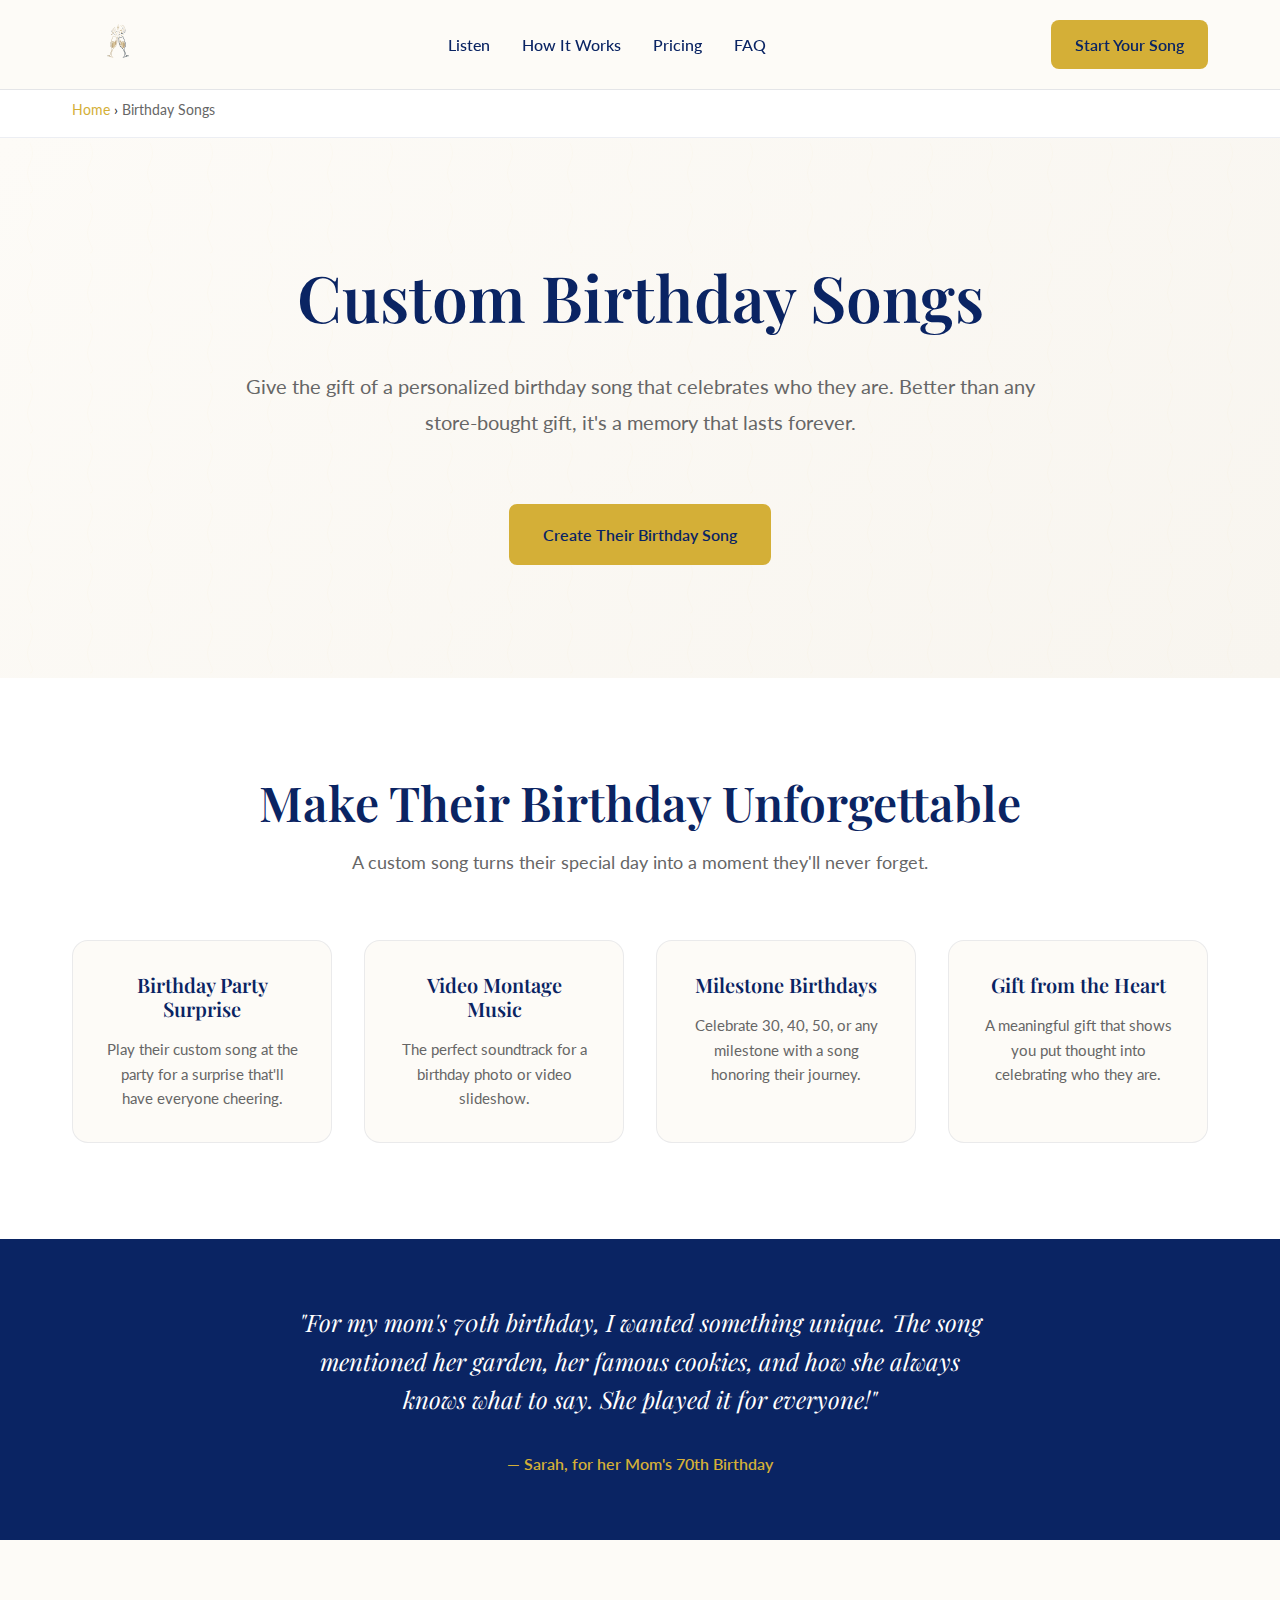
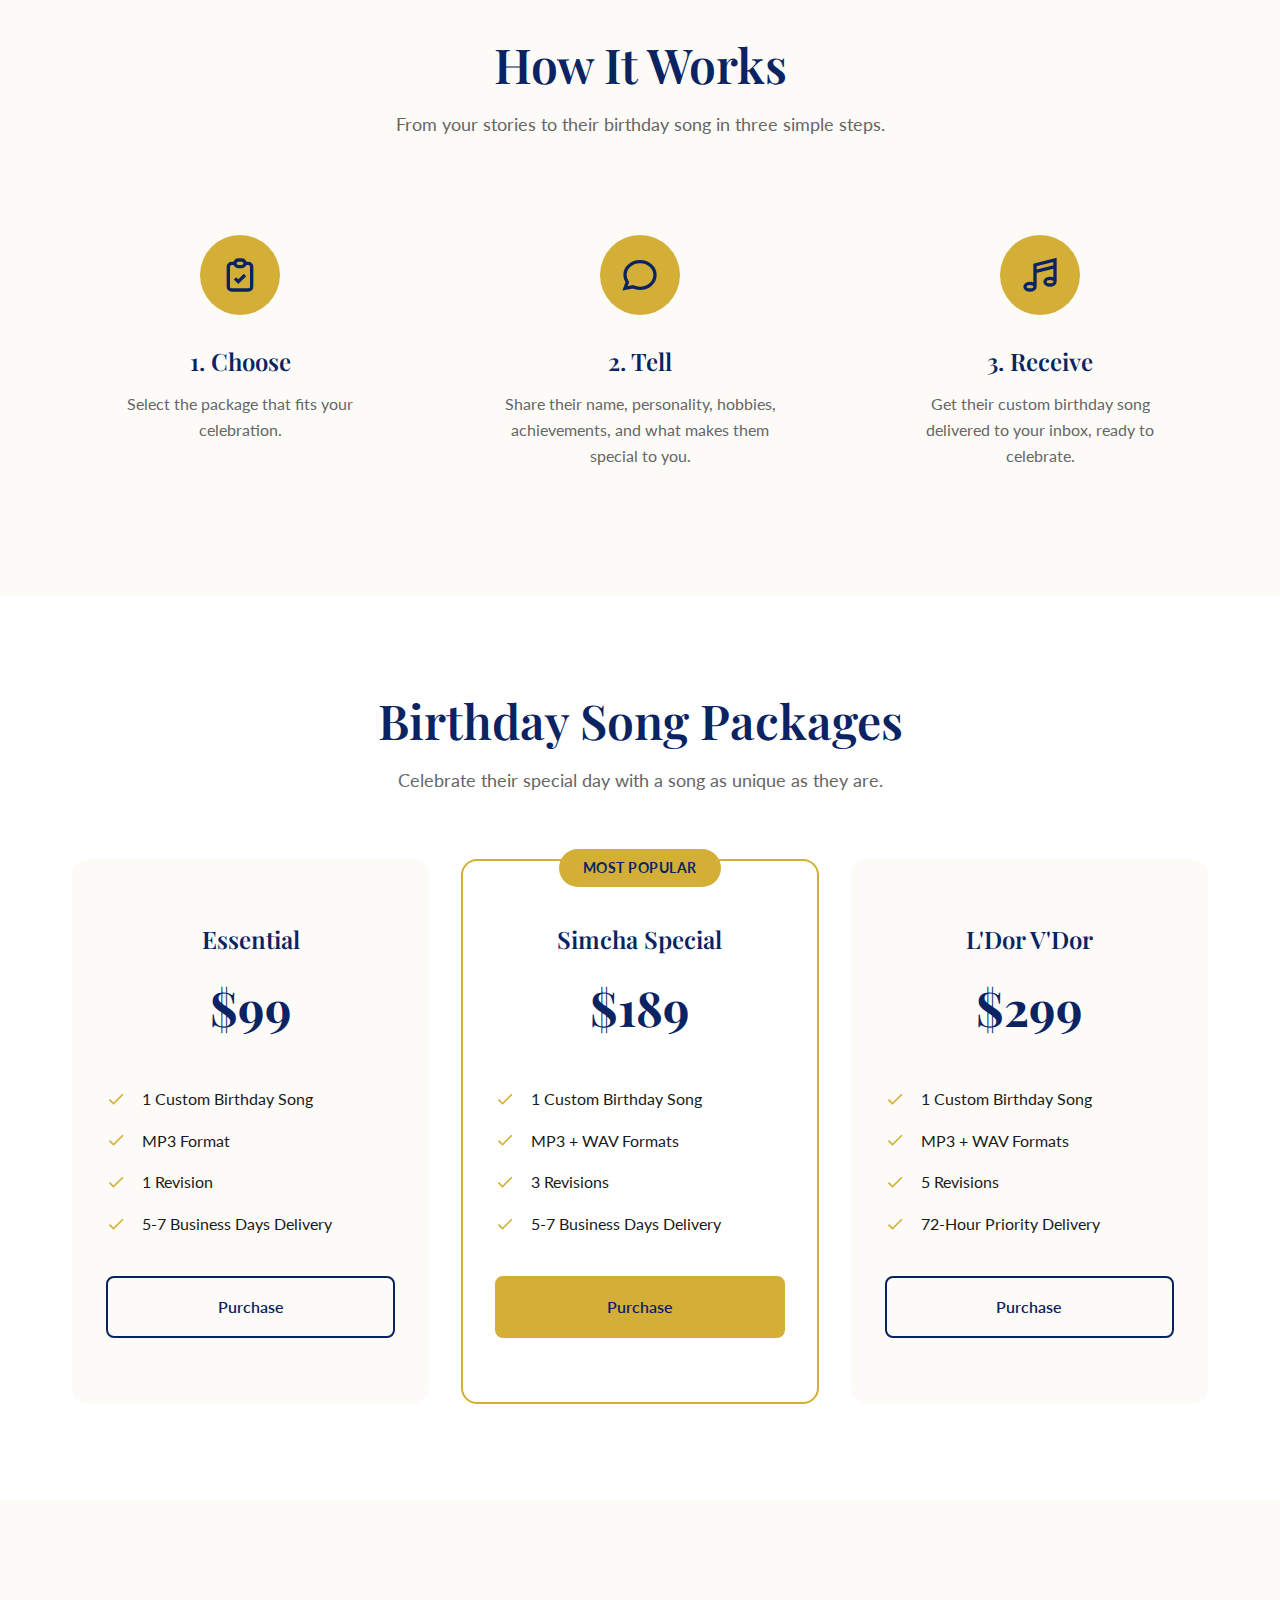
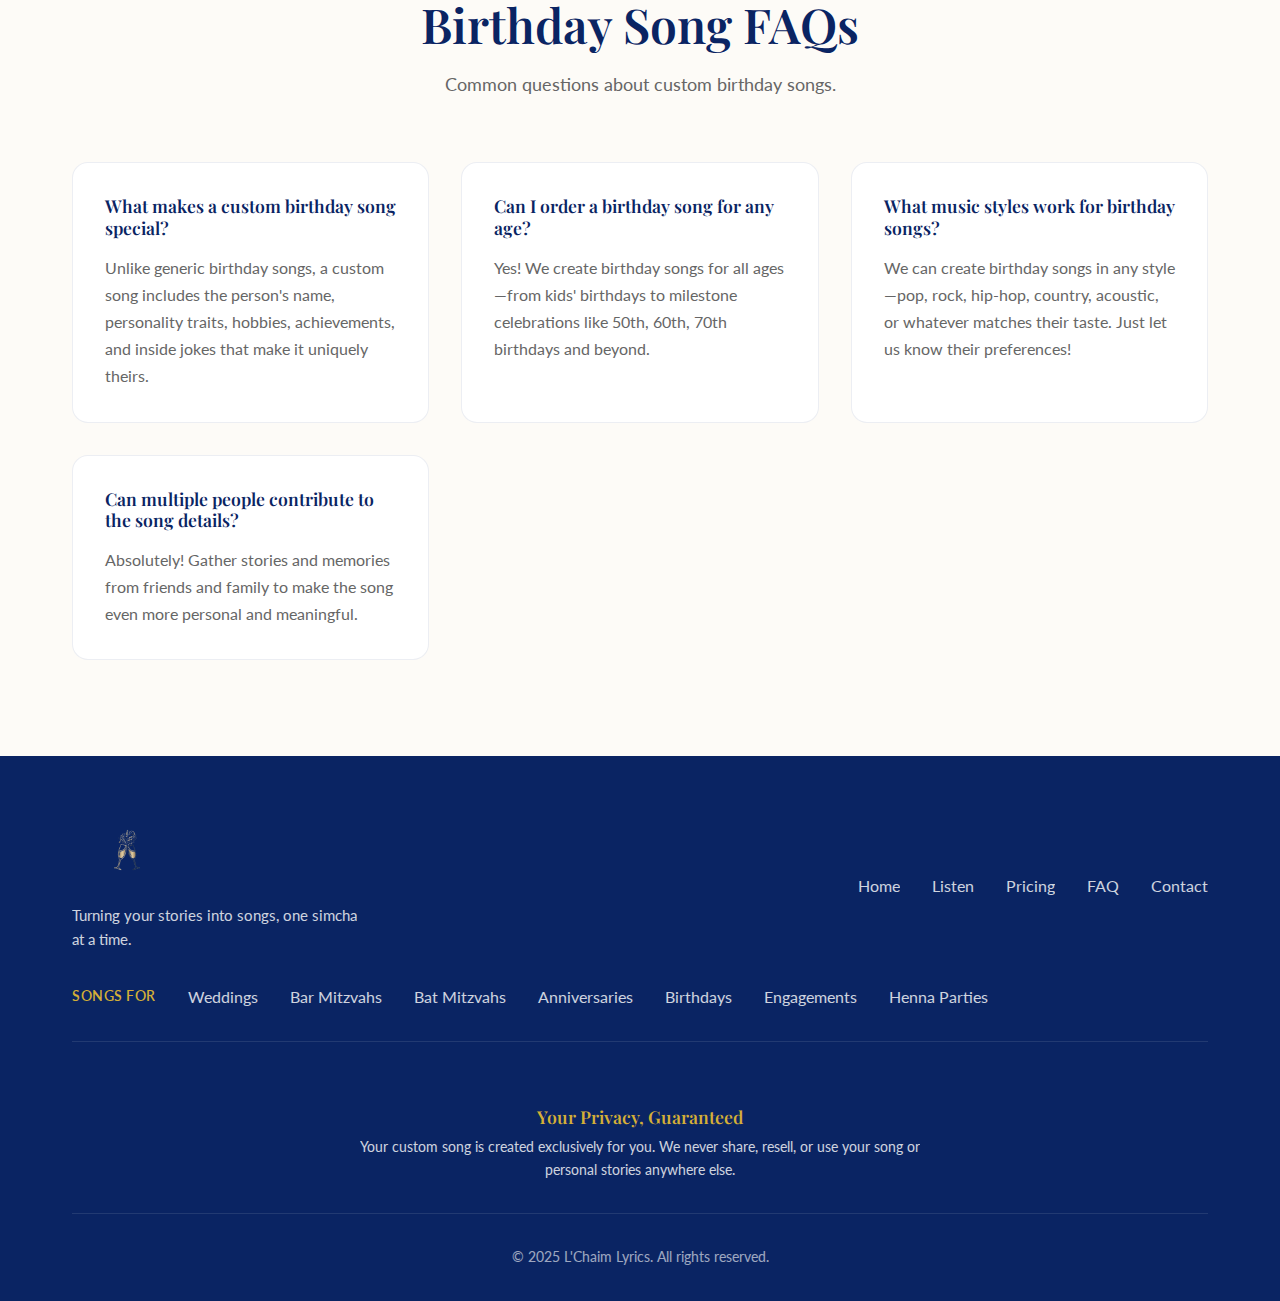
<file: custom-birthday-song.html>
<!DOCTYPE html>
<html lang="en">
<head>
    <meta charset="UTF-8">
    <meta name="viewport" content="width=device-width, initial-scale=1.0">
    <meta name="description" content="Create a custom birthday song for someone special. Personalized music featuring their name, personality, and what makes them unique. The perfect birthday gift, ready in 5-7 days.">
    <meta name="author" content="L'Chaim Lyrics">
    <meta name="robots" content="index, follow">
    <link rel="canonical" href="https://lchaimlyrics.com/custom-birthday-song.html">
    <title>Custom Birthday Songs | Personalized Birthday Music Gift | L'Chaim Lyrics</title>

    <!-- Open Graph / Facebook -->
    <meta property="og:type" content="website">
    <meta property="og:url" content="https://lchaimlyrics.com/custom-birthday-song.html">
    <meta property="og:title" content="Custom Birthday Songs | L'Chaim Lyrics">
    <meta property="og:description" content="Give the gift of a personalized birthday song featuring their name, memories, and what makes them special.">
    <meta property="og:image" content="https://lchaimlyrics.com/assets/images/logo.png">

    <!-- Twitter -->
    <meta name="twitter:card" content="summary_large_image">
    <meta name="twitter:url" content="https://lchaimlyrics.com/custom-birthday-song.html">
    <meta name="twitter:title" content="Custom Birthday Songs | L'Chaim Lyrics">
    <meta name="twitter:description" content="Give the gift of a personalized birthday song featuring their name, memories, and what makes them special.">
    <meta name="twitter:image" content="https://lchaimlyrics.com/assets/images/logo.png">

    <!-- Structured Data -->
    <script type="application/ld+json">
    {
        "@context": "https://schema.org",
        "@graph": [
            {
                "@type": "Service",
                "name": "Custom Birthday Songs",
                "description": "Personalized birthday songs featuring the recipient's name, personality, and special memories.",
                "provider": {
                    "@type": "Organization",
                    "name": "L'Chaim Lyrics",
                    "url": "https://lchaimlyrics.com"
                },
                "areaServed": "Worldwide",
                "hasOfferCatalog": {
                    "@type": "OfferCatalog",
                    "name": "Birthday Song Packages",
                    "itemListElement": [
                        {"@type": "Offer", "itemOffered": {"@type": "Service", "name": "Essential Package"}, "price": "99", "priceCurrency": "USD"},
                        {"@type": "Offer", "itemOffered": {"@type": "Service", "name": "Simcha Special Package"}, "price": "189", "priceCurrency": "USD"},
                        {"@type": "Offer", "itemOffered": {"@type": "Service", "name": "L'Dor V'Dor Package"}, "price": "299", "priceCurrency": "USD"}
                    ]
                }
            },
            {
                "@type": "BreadcrumbList",
                "itemListElement": [
                    {"@type": "ListItem", "position": 1, "name": "Home", "item": "https://lchaimlyrics.com"},
                    {"@type": "ListItem", "position": 2, "name": "Birthday Songs", "item": "https://lchaimlyrics.com/custom-birthday-song.html"}
                ]
            },
            {
                "@type": "FAQPage",
                "mainEntity": [
                    {
                        "@type": "Question",
                        "name": "What makes a custom birthday song special?",
                        "acceptedAnswer": {
                            "@type": "Answer",
                            "text": "Unlike generic birthday songs, a custom song includes the person's name, personality traits, hobbies, achievements, and inside jokes that make it uniquely theirs."
                        }
                    },
                    {
                        "@type": "Question",
                        "name": "Can I order a birthday song for any age?",
                        "acceptedAnswer": {
                            "@type": "Answer",
                            "text": "Yes! We create birthday songs for all ages—from kids' birthdays to milestone celebrations like 50th, 60th, 70th birthdays and beyond."
                        }
                    }
                ]
            }
        ]
    }
    </script>

    <!-- Resource Hints -->
    <link rel="dns-prefetch" href="https://buy.stripe.com">

    <!-- Fonts -->
    <link rel="preconnect" href="https://fonts.googleapis.com">
    <link rel="preconnect" href="https://fonts.gstatic.com" crossorigin>
    <link href="https://fonts.googleapis.com/css2?family=Lato:wght@400;700&family=Playfair+Display:wght@400;600;700&display=swap" rel="stylesheet">

    <!-- Styles -->
    <link rel="stylesheet" href="css/styles.css">

    <!-- Favicon -->
    <link rel="icon" type="image/png" href="assets/images/logo.png">
</head>
<body>
    <!-- Navigation -->
    <nav class="nav">
        <div class="nav-container">
            <a href="/" class="nav-logo">
                <img src="assets/images/logo.png" alt="L'Chaim Lyrics - Custom songs for Jewish celebrations">
            </a>
            <ul class="nav-links">
                <li><a href="/#listen">Listen</a></li>
                <li><a href="/#how-it-works">How It Works</a></li>
                <li><a href="#pricing">Pricing</a></li>
                <li><a href="#faq">FAQ</a></li>
            </ul>
            <a href="#pricing" class="nav-cta">Start Your Song</a>
        </div>
    </nav>

    <!-- Breadcrumb -->
    <div class="breadcrumb">
        <div class="container">
            <a href="/">Home</a> &rsaquo; <span>Birthday Songs</span>
        </div>
    </div>

    <!-- Hero Section -->
    <header class="hero hero-landing" id="hero">
        <div class="hero-content">
            <h1>Custom Birthday Songs</h1>
            <p class="hero-subtitle">Give the gift of a personalized birthday song that celebrates who they are. Better than any store-bought gift, it's a memory that lasts forever.</p>
            <a href="#pricing" class="btn btn-primary">Create Their Birthday Song</a>
        </div>
    </header>

    <!-- Why Section -->
    <section class="why-section">
        <div class="container">
            <h2>Make Their Birthday Unforgettable</h2>
            <p class="section-subtitle">A custom song turns their special day into a moment they'll never forget.</p>

            <div class="features-grid">
                <div class="feature-card">
                    <h3>Birthday Party Surprise</h3>
                    <p>Play their custom song at the party for a surprise that'll have everyone cheering.</p>
                </div>
                <div class="feature-card">
                    <h3>Video Montage Music</h3>
                    <p>The perfect soundtrack for a birthday photo or video slideshow.</p>
                </div>
                <div class="feature-card">
                    <h3>Milestone Birthdays</h3>
                    <p>Celebrate 30, 40, 50, or any milestone with a song honoring their journey.</p>
                </div>
                <div class="feature-card">
                    <h3>Gift from the Heart</h3>
                    <p>A meaningful gift that shows you put thought into celebrating who they are.</p>
                </div>
            </div>
        </div>
    </section>

    <!-- Testimonial -->
    <section class="testimonial-section">
        <div class="container">
            <blockquote class="testimonial">
                <p>"For my mom's 70th birthday, I wanted something unique. The song mentioned her garden, her famous cookies, and how she always knows what to say. She played it for everyone!"</p>
                <cite>— Sarah, for her Mom's 70th Birthday</cite>
            </blockquote>
        </div>
    </section>

    <!-- How It Works -->
    <section class="how-it-works" id="how-it-works">
        <div class="container">
            <h2>How It Works</h2>
            <p class="section-subtitle">From your stories to their birthday song in three simple steps.</p>

            <div class="steps-grid">
                <div class="step">
                    <div class="step-icon">
                        <svg viewBox="0 0 24 24" fill="none" stroke="currentColor" stroke-width="2">
                            <path d="M9 5H7a2 2 0 00-2 2v12a2 2 0 002 2h10a2 2 0 002-2V7a2 2 0 00-2-2h-2M9 5a2 2 0 002 2h2a2 2 0 002-2M9 5a2 2 0 012-2h2a2 2 0 012 2m-6 9l2 2 4-4"/>
                        </svg>
                    </div>
                    <h3>1. Choose</h3>
                    <p>Select the package that fits your celebration.</p>
                </div>

                <div class="step">
                    <div class="step-icon">
                        <svg viewBox="0 0 24 24" fill="none" stroke="currentColor" stroke-width="2">
                            <path d="M8 12h.01M12 12h.01M16 12h.01M21 12c0 4.418-4.03 8-9 8a9.863 9.863 0 01-4.255-.949L3 20l1.395-3.72C3.512 15.042 3 13.574 3 12c0-4.418 4.03-8 9-8s9 3.582 9 8z"/>
                        </svg>
                    </div>
                    <h3>2. Tell</h3>
                    <p>Share their name, personality, hobbies, achievements, and what makes them special to you.</p>
                </div>

                <div class="step">
                    <div class="step-icon">
                        <svg viewBox="0 0 24 24" fill="none" stroke="currentColor" stroke-width="2">
                            <path d="M9 19V6l12-3v13M9 19c0 1.105-1.343 2-3 2s-3-.895-3-2 1.343-2 3-2 3 .895 3 2zm12-3c0 1.105-1.343 2-3 2s-3-.895-3-2 1.343-2 3-2 3 .895 3 2zM9 10l12-3"/>
                        </svg>
                    </div>
                    <h3>3. Receive</h3>
                    <p>Get their custom birthday song delivered to your inbox, ready to celebrate.</p>
                </div>
            </div>
        </div>
    </section>

    <!-- Pricing Section -->
    <section class="pricing" id="pricing">
        <div class="container">
            <h2>Birthday Song Packages</h2>
            <p class="section-subtitle">Celebrate their special day with a song as unique as they are.</p>

            <div class="pricing-grid">
                <!-- Essential -->
                <div class="pricing-card">
                    <h3>Essential</h3>
                    <div class="price">
                        <span class="amount">$99</span>
                    </div>
                    <ul class="features">
                        <li>
                            <svg viewBox="0 0 24 24" fill="currentColor"><path d="M9 16.17L4.83 12l-1.42 1.41L9 19 21 7l-1.41-1.41z"/></svg>
                            1 Custom Birthday Song
                        </li>
                        <li>
                            <svg viewBox="0 0 24 24" fill="currentColor"><path d="M9 16.17L4.83 12l-1.42 1.41L9 19 21 7l-1.41-1.41z"/></svg>
                            MP3 Format
                        </li>
                        <li>
                            <svg viewBox="0 0 24 24" fill="currentColor"><path d="M9 16.17L4.83 12l-1.42 1.41L9 19 21 7l-1.41-1.41z"/></svg>
                            1 Revision
                        </li>
                        <li>
                            <svg viewBox="0 0 24 24" fill="currentColor"><path d="M9 16.17L4.83 12l-1.42 1.41L9 19 21 7l-1.41-1.41z"/></svg>
                            5-7 Business Days Delivery
                        </li>
                    </ul>
                    <a href="https://buy.stripe.com/cNi8wP5oRgcl24wbzW8so05" class="btn btn-secondary">Purchase</a>
                </div>

                <!-- Simcha Special -->
                <div class="pricing-card featured">
                    <span class="badge">Most Popular</span>
                    <h3>Simcha Special</h3>
                    <div class="price">
                        <span class="amount">$189</span>
                    </div>
                    <ul class="features">
                        <li>
                            <svg viewBox="0 0 24 24" fill="currentColor"><path d="M9 16.17L4.83 12l-1.42 1.41L9 19 21 7l-1.41-1.41z"/></svg>
                            1 Custom Birthday Song
                        </li>
                        <li>
                            <svg viewBox="0 0 24 24" fill="currentColor"><path d="M9 16.17L4.83 12l-1.42 1.41L9 19 21 7l-1.41-1.41z"/></svg>
                            MP3 + WAV Formats
                        </li>
                        <li>
                            <svg viewBox="0 0 24 24" fill="currentColor"><path d="M9 16.17L4.83 12l-1.42 1.41L9 19 21 7l-1.41-1.41z"/></svg>
                            3 Revisions
                        </li>
                        <li>
                            <svg viewBox="0 0 24 24" fill="currentColor"><path d="M9 16.17L4.83 12l-1.42 1.41L9 19 21 7l-1.41-1.41z"/></svg>
                            5-7 Business Days Delivery
                        </li>
                    </ul>
                    <a href="https://buy.stripe.com/dRmaEXaJbe4dgZq47u8so07" class="btn btn-primary">Purchase</a>
                </div>

                <!-- L'Dor V'Dor -->
                <div class="pricing-card">
                    <h3>L'Dor V'Dor</h3>
                    <div class="price">
                        <span class="amount">$299</span>
                    </div>
                    <ul class="features">
                        <li>
                            <svg viewBox="0 0 24 24" fill="currentColor"><path d="M9 16.17L4.83 12l-1.42 1.41L9 19 21 7l-1.41-1.41z"/></svg>
                            1 Custom Birthday Song
                        </li>
                        <li>
                            <svg viewBox="0 0 24 24" fill="currentColor"><path d="M9 16.17L4.83 12l-1.42 1.41L9 19 21 7l-1.41-1.41z"/></svg>
                            MP3 + WAV Formats
                        </li>
                        <li>
                            <svg viewBox="0 0 24 24" fill="currentColor"><path d="M9 16.17L4.83 12l-1.42 1.41L9 19 21 7l-1.41-1.41z"/></svg>
                            5 Revisions
                        </li>
                        <li>
                            <svg viewBox="0 0 24 24" fill="currentColor"><path d="M9 16.17L4.83 12l-1.42 1.41L9 19 21 7l-1.41-1.41z"/></svg>
                            72-Hour Priority Delivery
                        </li>
                    </ul>
                    <a href="https://buy.stripe.com/9B65kD5oR4tDbF60Vi8so06" class="btn btn-secondary">Purchase</a>
                </div>
            </div>
        </div>
    </section>

    <!-- FAQ Section -->
    <section class="faq" id="faq">
        <div class="container">
            <h2>Birthday Song FAQs</h2>
            <p class="section-subtitle">Common questions about custom birthday songs.</p>

            <div class="faq-grid">
                <div class="faq-item">
                    <h3 class="faq-question">What makes a custom birthday song special?</h3>
                    <p class="faq-answer">Unlike generic birthday songs, a custom song includes the person's name, personality traits, hobbies, achievements, and inside jokes that make it uniquely theirs.</p>
                </div>

                <div class="faq-item">
                    <h3 class="faq-question">Can I order a birthday song for any age?</h3>
                    <p class="faq-answer">Yes! We create birthday songs for all ages—from kids' birthdays to milestone celebrations like 50th, 60th, 70th birthdays and beyond.</p>
                </div>

                <div class="faq-item">
                    <h3 class="faq-question">What music styles work for birthday songs?</h3>
                    <p class="faq-answer">We can create birthday songs in any style—pop, rock, hip-hop, country, acoustic, or whatever matches their taste. Just let us know their preferences!</p>
                </div>

                <div class="faq-item">
                    <h3 class="faq-question">Can multiple people contribute to the song details?</h3>
                    <p class="faq-answer">Absolutely! Gather stories and memories from friends and family to make the song even more personal and meaningful.</p>
                </div>
            </div>
        </div>
    </section>

    <!-- Footer -->
    <footer class="footer">
        <div class="container">
            <div class="footer-content">
                <div class="footer-brand">
                    <img src="assets/images/logo.png" alt="L'Chaim Lyrics" class="footer-logo">
                    <p>Turning your stories into songs, one simcha at a time.</p>
                </div>
                <div class="footer-links">
                    <a href="/">Home</a>
                    <a href="/#listen">Listen</a>
                    <a href="/#pricing">Pricing</a>
                    <a href="/#faq">FAQ</a>
                    <a href="mailto:hello@lchaimlyrics.com">Contact</a>
                </div>
                <div class="footer-links">
                    <span class="footer-links-title">Songs For</span>
                    <a href="custom-wedding-song.html">Weddings</a>
                    <a href="bar-mitzvah-song.html">Bar Mitzvahs</a>
                    <a href="bat-mitzvah-song.html">Bat Mitzvahs</a>
                    <a href="custom-anniversary-song.html">Anniversaries</a>
                    <a href="custom-birthday-song.html">Birthdays</a>
                    <a href="jewish-engagement-song.html">Engagements</a>
                    <a href="henna-party-song.html">Henna Parties</a>
                </div>
            </div>
            <div class="footer-privacy">
                <h4>Your Privacy, Guaranteed</h4>
                <p>Your custom song is created exclusively for you. We never share, resell, or use your song or personal stories anywhere else.</p>
            </div>
            <div class="footer-bottom">
                <p>&copy; 2025 L'Chaim Lyrics. All rights reserved.</p>
            </div>
        </div>
    </footer>

    <script src="js/main.js" defer></script>
</body>
</html>
</file>
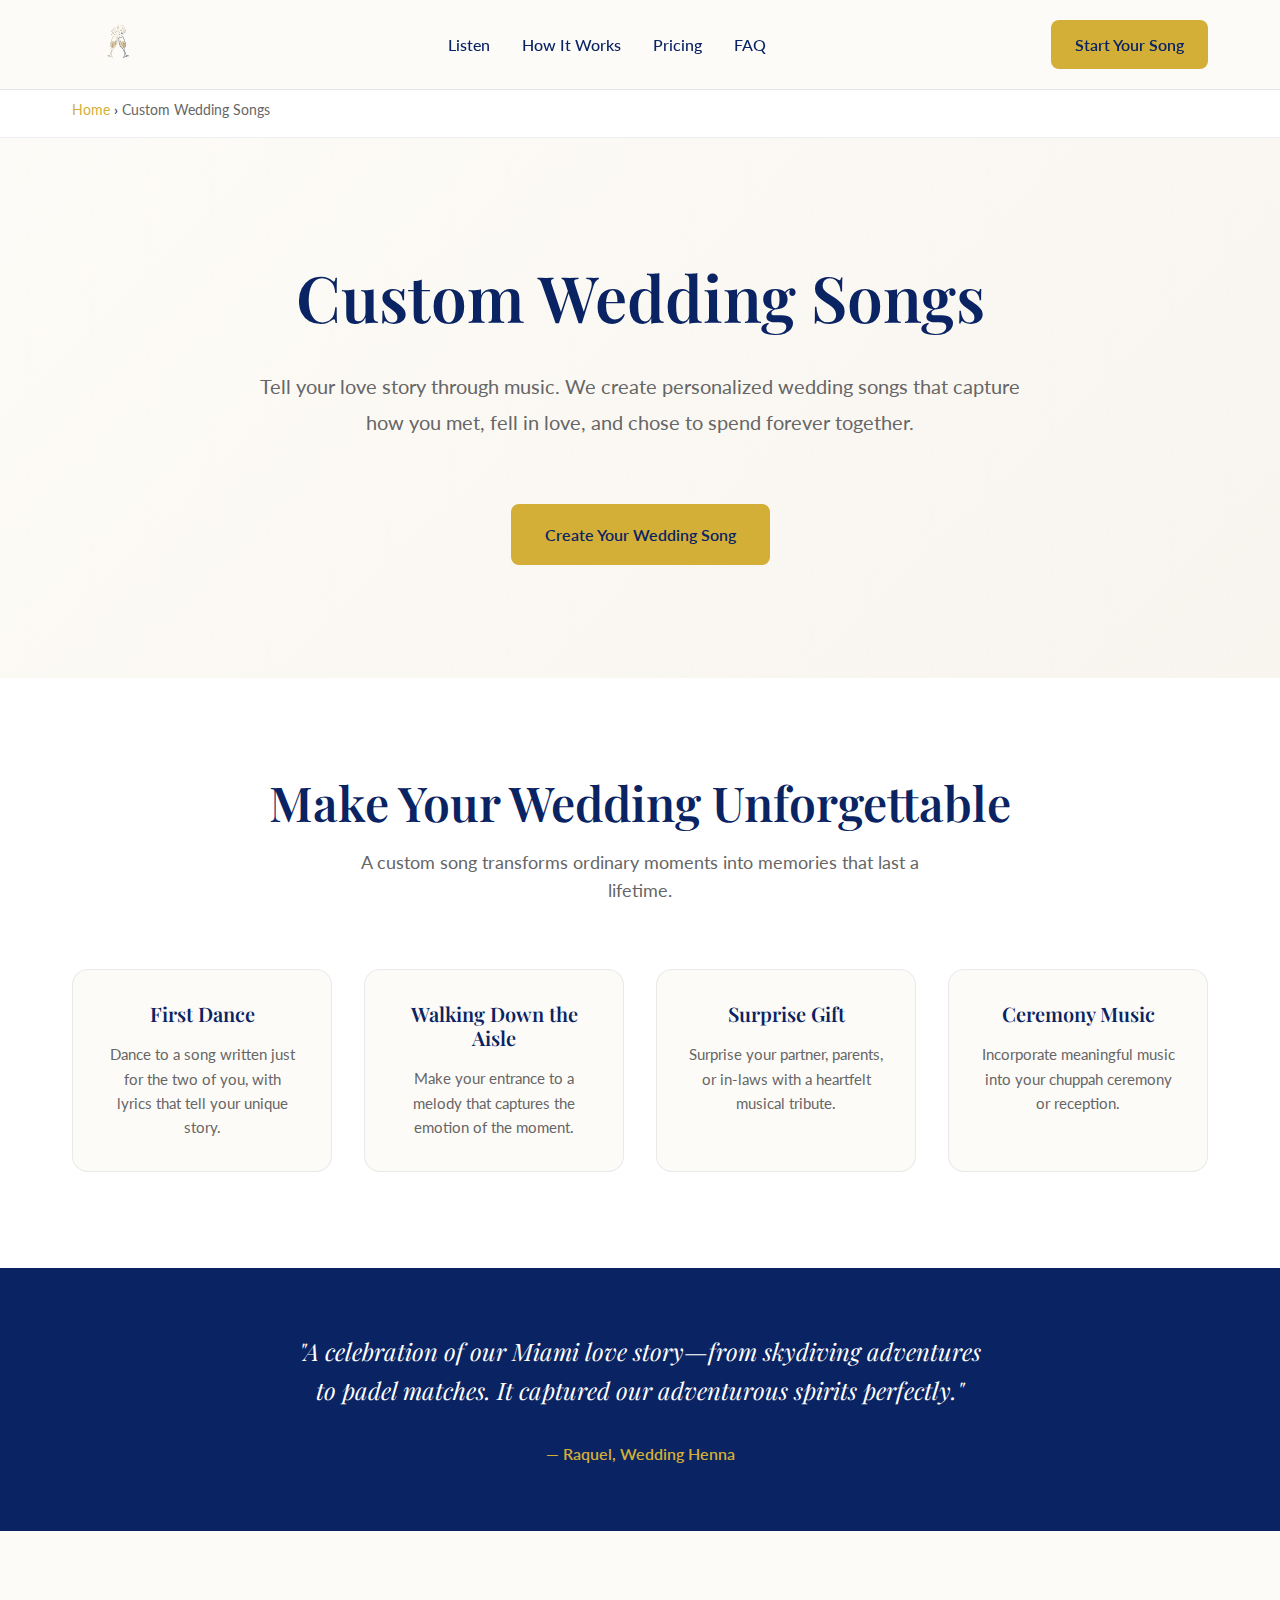
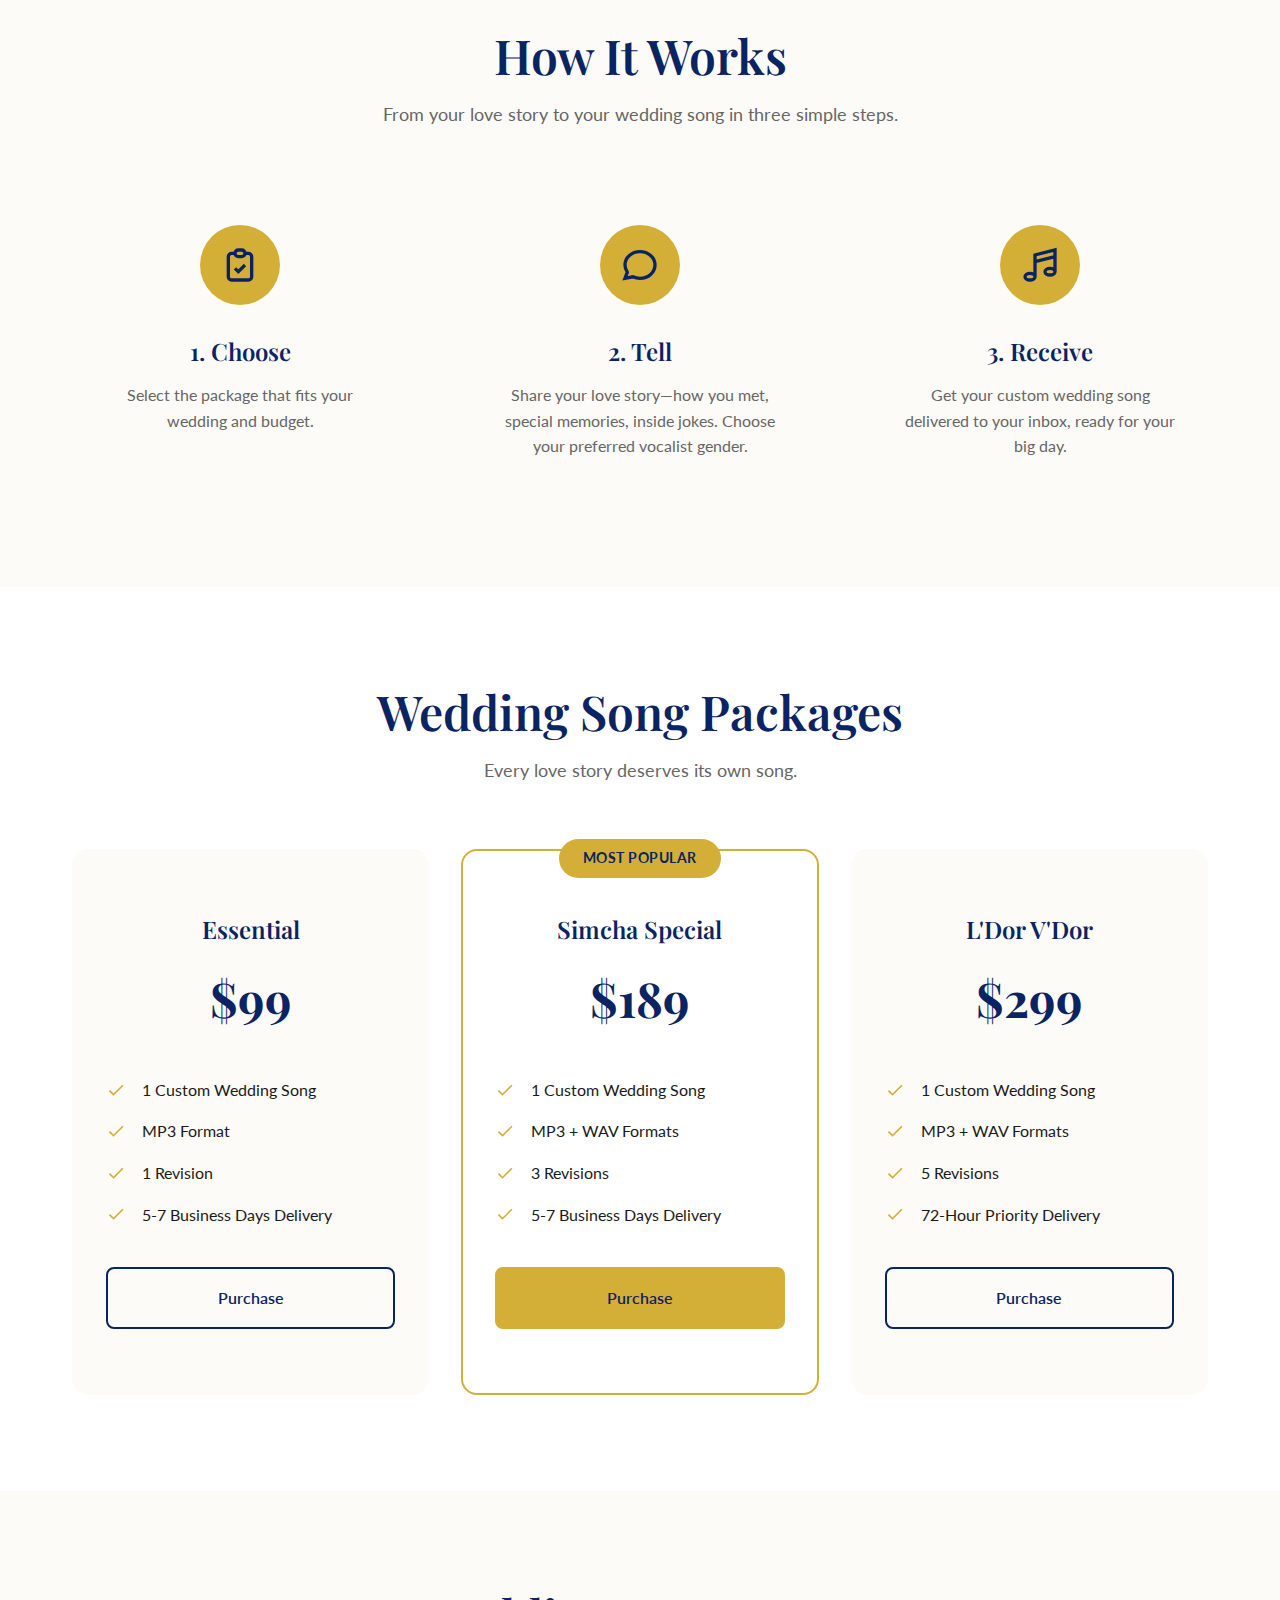
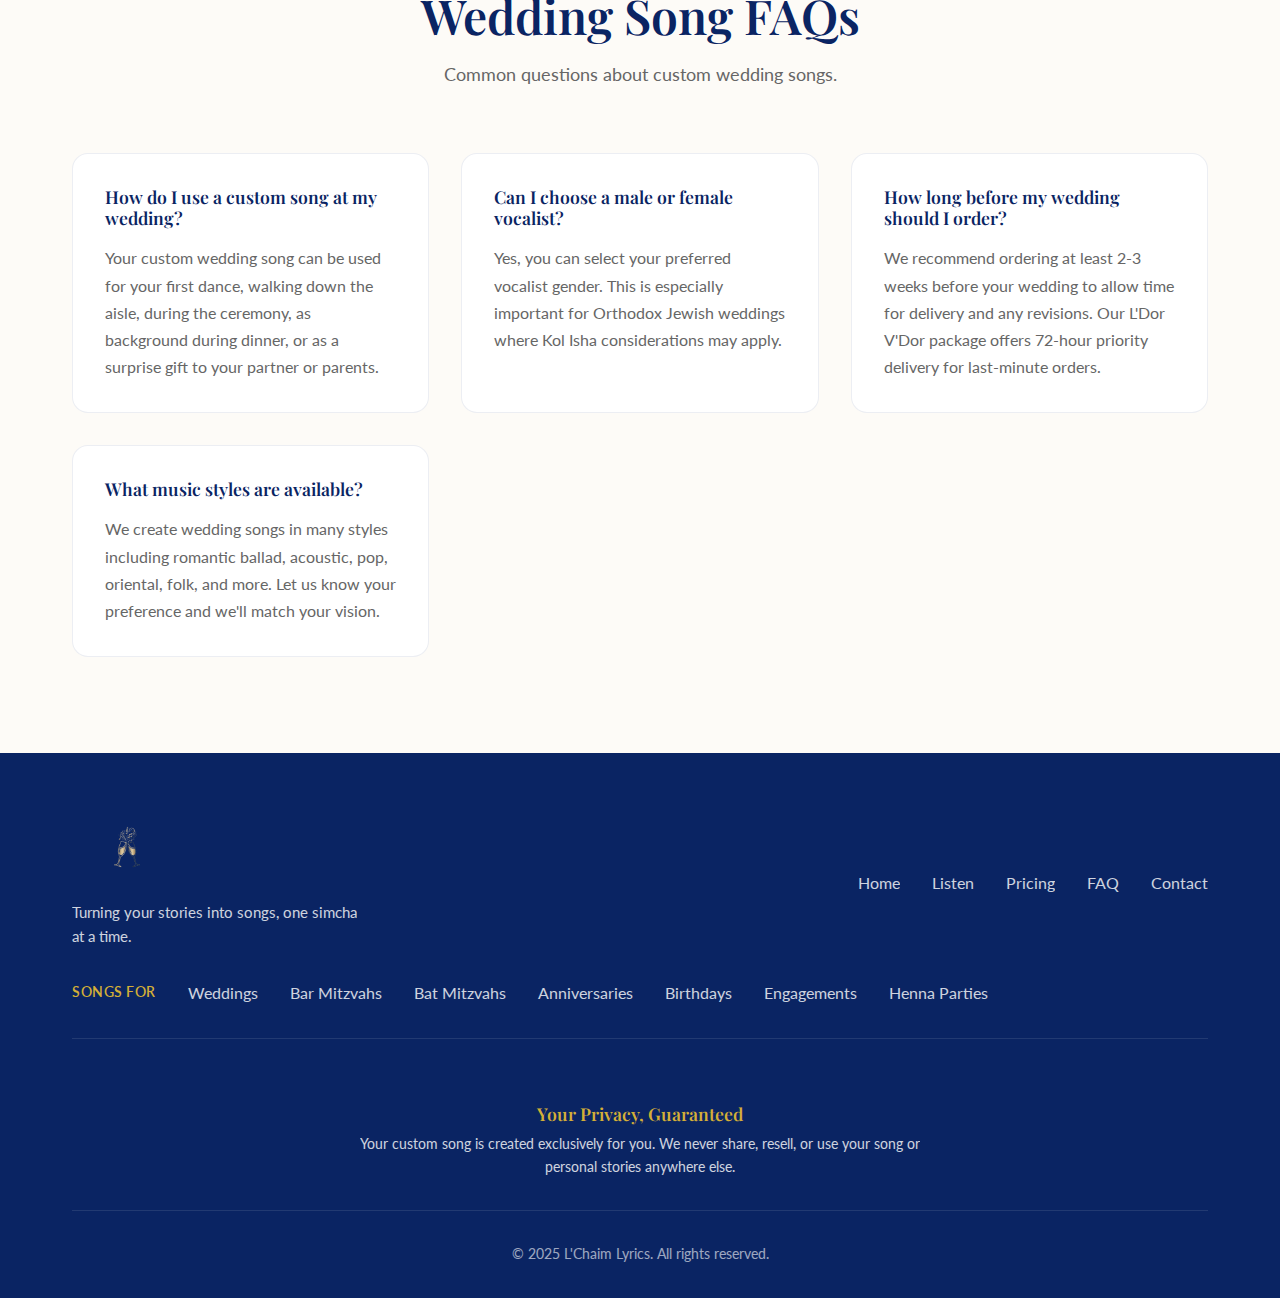
<file: custom-wedding-song.html>
<!DOCTYPE html>
<html lang="en">
<head>
    <meta charset="UTF-8">
    <meta name="viewport" content="width=device-width, initial-scale=1.0">
    <meta name="description" content="Create a custom wedding song for your Jewish wedding. Personalized music that tells your love story, ready in 5-7 days. Perfect for ceremonies, first dances, or surprise gifts.">
    <meta name="keywords" content="custom wedding song, Jewish wedding song, personalized wedding music, wedding first dance song, custom love song, Jewish ceremony music">
    <meta name="author" content="L'Chaim Lyrics">
    <meta name="robots" content="index, follow">
    <link rel="canonical" href="https://lchaimlyrics.com/custom-wedding-song.html">
    <title>Custom Wedding Songs | Personalized Music for Jewish Weddings | L'Chaim Lyrics</title>

    <!-- Open Graph / Facebook -->
    <meta property="og:type" content="website">
    <meta property="og:url" content="https://lchaimlyrics.com/custom-wedding-song.html">
    <meta property="og:title" content="Custom Wedding Songs | L'Chaim Lyrics">
    <meta property="og:description" content="Create a personalized wedding song that tells your unique love story. Perfect for Jewish ceremonies, first dances, or surprise gifts.">
    <meta property="og:image" content="https://lchaimlyrics.com/assets/images/logo.png">

    <!-- Twitter -->
    <meta name="twitter:card" content="summary_large_image">
    <meta name="twitter:url" content="https://lchaimlyrics.com/custom-wedding-song.html">
    <meta name="twitter:title" content="Custom Wedding Songs | L'Chaim Lyrics">
    <meta name="twitter:description" content="Create a personalized wedding song that tells your unique love story. Perfect for Jewish ceremonies, first dances, or surprise gifts.">
    <meta name="twitter:image" content="https://lchaimlyrics.com/assets/images/logo.png">

    <!-- Structured Data -->
    <script type="application/ld+json">
    {
        "@context": "https://schema.org",
        "@graph": [
            {
                "@type": "Service",
                "name": "Custom Wedding Songs",
                "description": "Personalized, studio-quality songs for Jewish weddings. Perfect for ceremonies, first dances, or surprise gifts.",
                "provider": {
                    "@type": "Organization",
                    "name": "L'Chaim Lyrics",
                    "url": "https://lchaimlyrics.com"
                },
                "areaServed": "Worldwide",
                "hasOfferCatalog": {
                    "@type": "OfferCatalog",
                    "name": "Wedding Song Packages",
                    "itemListElement": [
                        {
                            "@type": "Offer",
                            "itemOffered": {"@type": "Service", "name": "Essential Package"},
                            "price": "99",
                            "priceCurrency": "USD"
                        },
                        {
                            "@type": "Offer",
                            "itemOffered": {"@type": "Service", "name": "Simcha Special Package"},
                            "price": "189",
                            "priceCurrency": "USD"
                        },
                        {
                            "@type": "Offer",
                            "itemOffered": {"@type": "Service", "name": "L'Dor V'Dor Package"},
                            "price": "299",
                            "priceCurrency": "USD"
                        }
                    ]
                }
            },
            {
                "@type": "BreadcrumbList",
                "itemListElement": [
                    {"@type": "ListItem", "position": 1, "name": "Home", "item": "https://lchaimlyrics.com"},
                    {"@type": "ListItem", "position": 2, "name": "Custom Wedding Songs", "item": "https://lchaimlyrics.com/custom-wedding-song.html"}
                ]
            },
            {
                "@type": "FAQPage",
                "mainEntity": [
                    {
                        "@type": "Question",
                        "name": "How do I use a custom song at my wedding?",
                        "acceptedAnswer": {
                            "@type": "Answer",
                            "text": "Your custom wedding song can be used for your first dance, walking down the aisle, during the ceremony, as background during dinner, or as a surprise gift to your partner or parents."
                        }
                    },
                    {
                        "@type": "Question",
                        "name": "Can I choose a male or female vocalist for my wedding song?",
                        "acceptedAnswer": {
                            "@type": "Answer",
                            "text": "Yes, you can select your preferred vocalist gender. This is especially important for Orthodox Jewish weddings where Kol Isha considerations may apply."
                        }
                    },
                    {
                        "@type": "Question",
                        "name": "How long before my wedding should I order?",
                        "acceptedAnswer": {
                            "@type": "Answer",
                            "text": "We recommend ordering at least 2-3 weeks before your wedding to allow time for delivery and any revisions. Our L'Dor V'Dor package offers 72-hour priority delivery for last-minute orders."
                        }
                    }
                ]
            }
        ]
    }
    </script>

    <!-- Resource Hints -->
    <link rel="dns-prefetch" href="https://buy.stripe.com">

    <!-- Fonts -->
    <link rel="preconnect" href="https://fonts.googleapis.com">
    <link rel="preconnect" href="https://fonts.gstatic.com" crossorigin>
    <link href="https://fonts.googleapis.com/css2?family=Lato:wght@400;700&family=Playfair+Display:wght@400;600;700&display=swap" rel="stylesheet">

    <!-- Styles -->
    <link rel="stylesheet" href="css/styles.css">

    <!-- Favicon -->
    <link rel="icon" type="image/png" href="assets/images/logo.png">
</head>
<body>
    <!-- Navigation -->
    <nav class="nav">
        <div class="nav-container">
            <a href="/" class="nav-logo">
                <img src="assets/images/logo.png" alt="L'Chaim Lyrics - Custom songs for Jewish weddings and celebrations">
            </a>
            <ul class="nav-links">
                <li><a href="/#listen">Listen</a></li>
                <li><a href="/#how-it-works">How It Works</a></li>
                <li><a href="#pricing">Pricing</a></li>
                <li><a href="#faq">FAQ</a></li>
            </ul>
            <a href="#pricing" class="nav-cta">Start Your Song</a>
        </div>
    </nav>

    <!-- Breadcrumb -->
    <div class="breadcrumb">
        <div class="container">
            <a href="/">Home</a> &rsaquo; <span>Custom Wedding Songs</span>
        </div>
    </div>

    <!-- Hero Section -->
    <header class="hero hero-landing" id="hero">
        <div class="hero-content">
            <h1>Custom Wedding Songs</h1>
            <p class="hero-subtitle">Tell your love story through music. We create personalized wedding songs that capture how you met, fell in love, and chose to spend forever together.</p>
            <a href="#pricing" class="btn btn-primary">Create Your Wedding Song</a>
        </div>
    </header>

    <!-- Why Section -->
    <section class="why-section">
        <div class="container">
            <h2>Make Your Wedding Unforgettable</h2>
            <p class="section-subtitle">A custom song transforms ordinary moments into memories that last a lifetime.</p>

            <div class="features-grid">
                <div class="feature-card">
                    <h3>First Dance</h3>
                    <p>Dance to a song written just for the two of you, with lyrics that tell your unique story.</p>
                </div>
                <div class="feature-card">
                    <h3>Walking Down the Aisle</h3>
                    <p>Make your entrance to a melody that captures the emotion of the moment.</p>
                </div>
                <div class="feature-card">
                    <h3>Surprise Gift</h3>
                    <p>Surprise your partner, parents, or in-laws with a heartfelt musical tribute.</p>
                </div>
                <div class="feature-card">
                    <h3>Ceremony Music</h3>
                    <p>Incorporate meaningful music into your chuppah ceremony or reception.</p>
                </div>
            </div>
        </div>
    </section>

    <!-- Testimonial -->
    <section class="testimonial-section">
        <div class="container">
            <blockquote class="testimonial">
                <p>"A celebration of our Miami love story—from skydiving adventures to padel matches. It captured our adventurous spirits perfectly."</p>
                <cite>— Raquel, Wedding Henna</cite>
            </blockquote>
        </div>
    </section>

    <!-- How It Works -->
    <section class="how-it-works" id="how-it-works">
        <div class="container">
            <h2>How It Works</h2>
            <p class="section-subtitle">From your love story to your wedding song in three simple steps.</p>

            <div class="steps-grid">
                <div class="step">
                    <div class="step-icon">
                        <svg viewBox="0 0 24 24" fill="none" stroke="currentColor" stroke-width="2">
                            <path d="M9 5H7a2 2 0 00-2 2v12a2 2 0 002 2h10a2 2 0 002-2V7a2 2 0 00-2-2h-2M9 5a2 2 0 002 2h2a2 2 0 002-2M9 5a2 2 0 012-2h2a2 2 0 012 2m-6 9l2 2 4-4"/>
                        </svg>
                    </div>
                    <h3>1. Choose</h3>
                    <p>Select the package that fits your wedding and budget.</p>
                </div>

                <div class="step">
                    <div class="step-icon">
                        <svg viewBox="0 0 24 24" fill="none" stroke="currentColor" stroke-width="2">
                            <path d="M8 12h.01M12 12h.01M16 12h.01M21 12c0 4.418-4.03 8-9 8a9.863 9.863 0 01-4.255-.949L3 20l1.395-3.72C3.512 15.042 3 13.574 3 12c0-4.418 4.03-8 9-8s9 3.582 9 8z"/>
                        </svg>
                    </div>
                    <h3>2. Tell</h3>
                    <p>Share your love story—how you met, special memories, inside jokes. Choose your preferred vocalist gender.</p>
                </div>

                <div class="step">
                    <div class="step-icon">
                        <svg viewBox="0 0 24 24" fill="none" stroke="currentColor" stroke-width="2">
                            <path d="M9 19V6l12-3v13M9 19c0 1.105-1.343 2-3 2s-3-.895-3-2 1.343-2 3-2 3 .895 3 2zm12-3c0 1.105-1.343 2-3 2s-3-.895-3-2 1.343-2 3-2 3 .895 3 2zM9 10l12-3"/>
                        </svg>
                    </div>
                    <h3>3. Receive</h3>
                    <p>Get your custom wedding song delivered to your inbox, ready for your big day.</p>
                </div>
            </div>
        </div>
    </section>

    <!-- Pricing Section -->
    <section class="pricing" id="pricing">
        <div class="container">
            <h2>Wedding Song Packages</h2>
            <p class="section-subtitle">Every love story deserves its own song.</p>

            <div class="pricing-grid">
                <!-- Essential -->
                <div class="pricing-card">
                    <h3>Essential</h3>
                    <div class="price">
                        <span class="amount">$99</span>
                    </div>
                    <ul class="features">
                        <li>
                            <svg viewBox="0 0 24 24" fill="currentColor"><path d="M9 16.17L4.83 12l-1.42 1.41L9 19 21 7l-1.41-1.41z"/></svg>
                            1 Custom Wedding Song
                        </li>
                        <li>
                            <svg viewBox="0 0 24 24" fill="currentColor"><path d="M9 16.17L4.83 12l-1.42 1.41L9 19 21 7l-1.41-1.41z"/></svg>
                            MP3 Format
                        </li>
                        <li>
                            <svg viewBox="0 0 24 24" fill="currentColor"><path d="M9 16.17L4.83 12l-1.42 1.41L9 19 21 7l-1.41-1.41z"/></svg>
                            1 Revision
                        </li>
                        <li>
                            <svg viewBox="0 0 24 24" fill="currentColor"><path d="M9 16.17L4.83 12l-1.42 1.41L9 19 21 7l-1.41-1.41z"/></svg>
                            5-7 Business Days Delivery
                        </li>
                    </ul>
                    <a href="https://buy.stripe.com/cNi8wP5oRgcl24wbzW8so05" class="btn btn-secondary">Purchase</a>
                </div>

                <!-- Simcha Special -->
                <div class="pricing-card featured">
                    <span class="badge">Most Popular</span>
                    <h3>Simcha Special</h3>
                    <div class="price">
                        <span class="amount">$189</span>
                    </div>
                    <ul class="features">
                        <li>
                            <svg viewBox="0 0 24 24" fill="currentColor"><path d="M9 16.17L4.83 12l-1.42 1.41L9 19 21 7l-1.41-1.41z"/></svg>
                            1 Custom Wedding Song
                        </li>
                        <li>
                            <svg viewBox="0 0 24 24" fill="currentColor"><path d="M9 16.17L4.83 12l-1.42 1.41L9 19 21 7l-1.41-1.41z"/></svg>
                            MP3 + WAV Formats
                        </li>
                        <li>
                            <svg viewBox="0 0 24 24" fill="currentColor"><path d="M9 16.17L4.83 12l-1.42 1.41L9 19 21 7l-1.41-1.41z"/></svg>
                            3 Revisions
                        </li>
                        <li>
                            <svg viewBox="0 0 24 24" fill="currentColor"><path d="M9 16.17L4.83 12l-1.42 1.41L9 19 21 7l-1.41-1.41z"/></svg>
                            5-7 Business Days Delivery
                        </li>
                    </ul>
                    <a href="https://buy.stripe.com/dRmaEXaJbe4dgZq47u8so07" class="btn btn-primary">Purchase</a>
                </div>

                <!-- L'Dor V'Dor -->
                <div class="pricing-card">
                    <h3>L'Dor V'Dor</h3>
                    <div class="price">
                        <span class="amount">$299</span>
                    </div>
                    <ul class="features">
                        <li>
                            <svg viewBox="0 0 24 24" fill="currentColor"><path d="M9 16.17L4.83 12l-1.42 1.41L9 19 21 7l-1.41-1.41z"/></svg>
                            1 Custom Wedding Song
                        </li>
                        <li>
                            <svg viewBox="0 0 24 24" fill="currentColor"><path d="M9 16.17L4.83 12l-1.42 1.41L9 19 21 7l-1.41-1.41z"/></svg>
                            MP3 + WAV Formats
                        </li>
                        <li>
                            <svg viewBox="0 0 24 24" fill="currentColor"><path d="M9 16.17L4.83 12l-1.42 1.41L9 19 21 7l-1.41-1.41z"/></svg>
                            5 Revisions
                        </li>
                        <li>
                            <svg viewBox="0 0 24 24" fill="currentColor"><path d="M9 16.17L4.83 12l-1.42 1.41L9 19 21 7l-1.41-1.41z"/></svg>
                            72-Hour Priority Delivery
                        </li>
                    </ul>
                    <a href="https://buy.stripe.com/9B65kD5oR4tDbF60Vi8so06" class="btn btn-secondary">Purchase</a>
                </div>
            </div>
        </div>
    </section>

    <!-- FAQ Section -->
    <section class="faq" id="faq">
        <div class="container">
            <h2>Wedding Song FAQs</h2>
            <p class="section-subtitle">Common questions about custom wedding songs.</p>

            <div class="faq-grid">
                <div class="faq-item">
                    <h3 class="faq-question">How do I use a custom song at my wedding?</h3>
                    <p class="faq-answer">Your custom wedding song can be used for your first dance, walking down the aisle, during the ceremony, as background during dinner, or as a surprise gift to your partner or parents.</p>
                </div>

                <div class="faq-item">
                    <h3 class="faq-question">Can I choose a male or female vocalist?</h3>
                    <p class="faq-answer">Yes, you can select your preferred vocalist gender. This is especially important for Orthodox Jewish weddings where Kol Isha considerations may apply.</p>
                </div>

                <div class="faq-item">
                    <h3 class="faq-question">How long before my wedding should I order?</h3>
                    <p class="faq-answer">We recommend ordering at least 2-3 weeks before your wedding to allow time for delivery and any revisions. Our L'Dor V'Dor package offers 72-hour priority delivery for last-minute orders.</p>
                </div>

                <div class="faq-item">
                    <h3 class="faq-question">What music styles are available?</h3>
                    <p class="faq-answer">We create wedding songs in many styles including romantic ballad, acoustic, pop, oriental, folk, and more. Let us know your preference and we'll match your vision.</p>
                </div>
            </div>
        </div>
    </section>

    <!-- Footer -->
    <footer class="footer">
        <div class="container">
            <div class="footer-content">
                <div class="footer-brand">
                    <img src="assets/images/logo.png" alt="L'Chaim Lyrics" class="footer-logo">
                    <p>Turning your stories into songs, one simcha at a time.</p>
                </div>
                <div class="footer-links">
                    <a href="/">Home</a>
                    <a href="/#listen">Listen</a>
                    <a href="/#pricing">Pricing</a>
                    <a href="/#faq">FAQ</a>
                    <a href="mailto:hello@lchaimlyrics.com">Contact</a>
                </div>
                <div class="footer-links">
                    <span class="footer-links-title">Songs For</span>
                    <a href="custom-wedding-song.html">Weddings</a>
                    <a href="bar-mitzvah-song.html">Bar Mitzvahs</a>
                    <a href="bat-mitzvah-song.html">Bat Mitzvahs</a>
                    <a href="custom-anniversary-song.html">Anniversaries</a>
                    <a href="custom-birthday-song.html">Birthdays</a>
                    <a href="jewish-engagement-song.html">Engagements</a>
                    <a href="henna-party-song.html">Henna Parties</a>
                </div>
            </div>
            <div class="footer-privacy">
                <h4>Your Privacy, Guaranteed</h4>
                <p>Your custom song is created exclusively for you. We never share, resell, or use your song or personal stories anywhere else.</p>
            </div>
            <div class="footer-bottom">
                <p>&copy; 2025 L'Chaim Lyrics. All rights reserved.</p>
            </div>
        </div>
    </footer>

    <script src="js/main.js" defer></script>
</body>
</html>
</file>
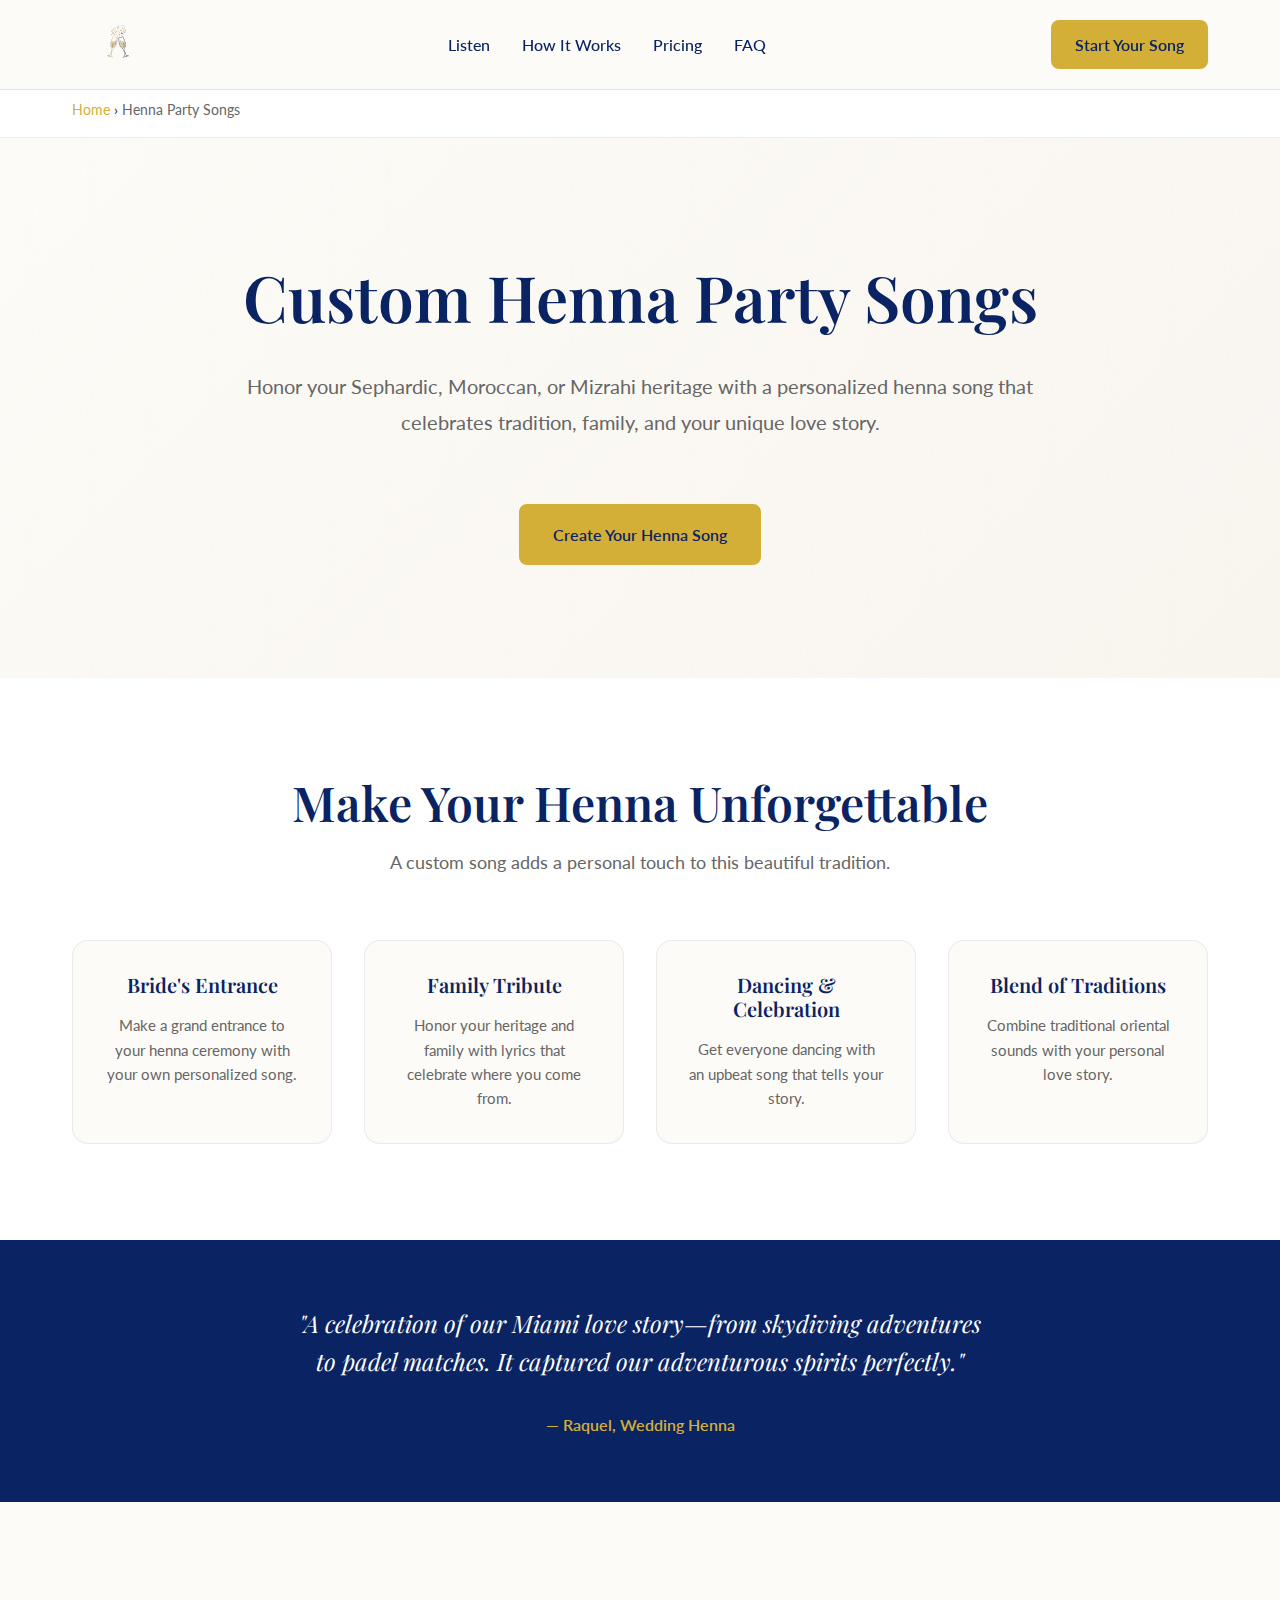
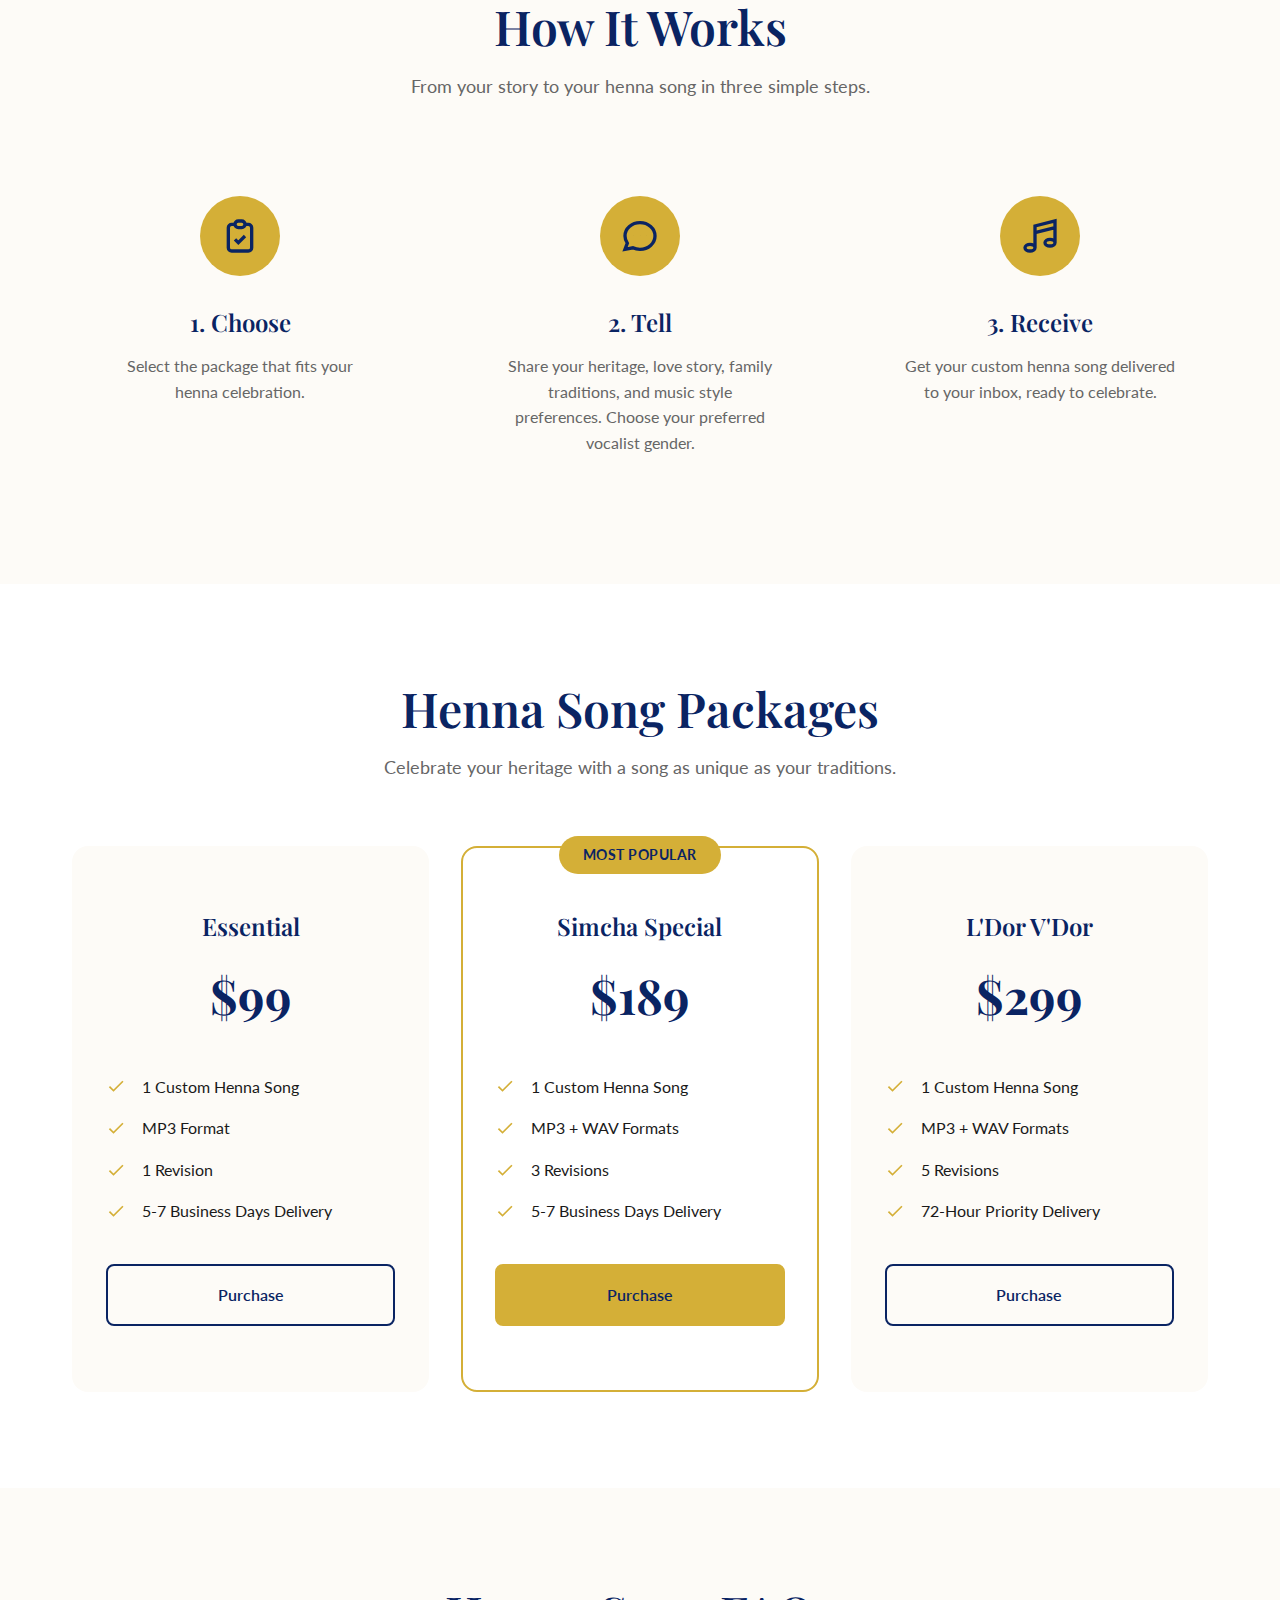
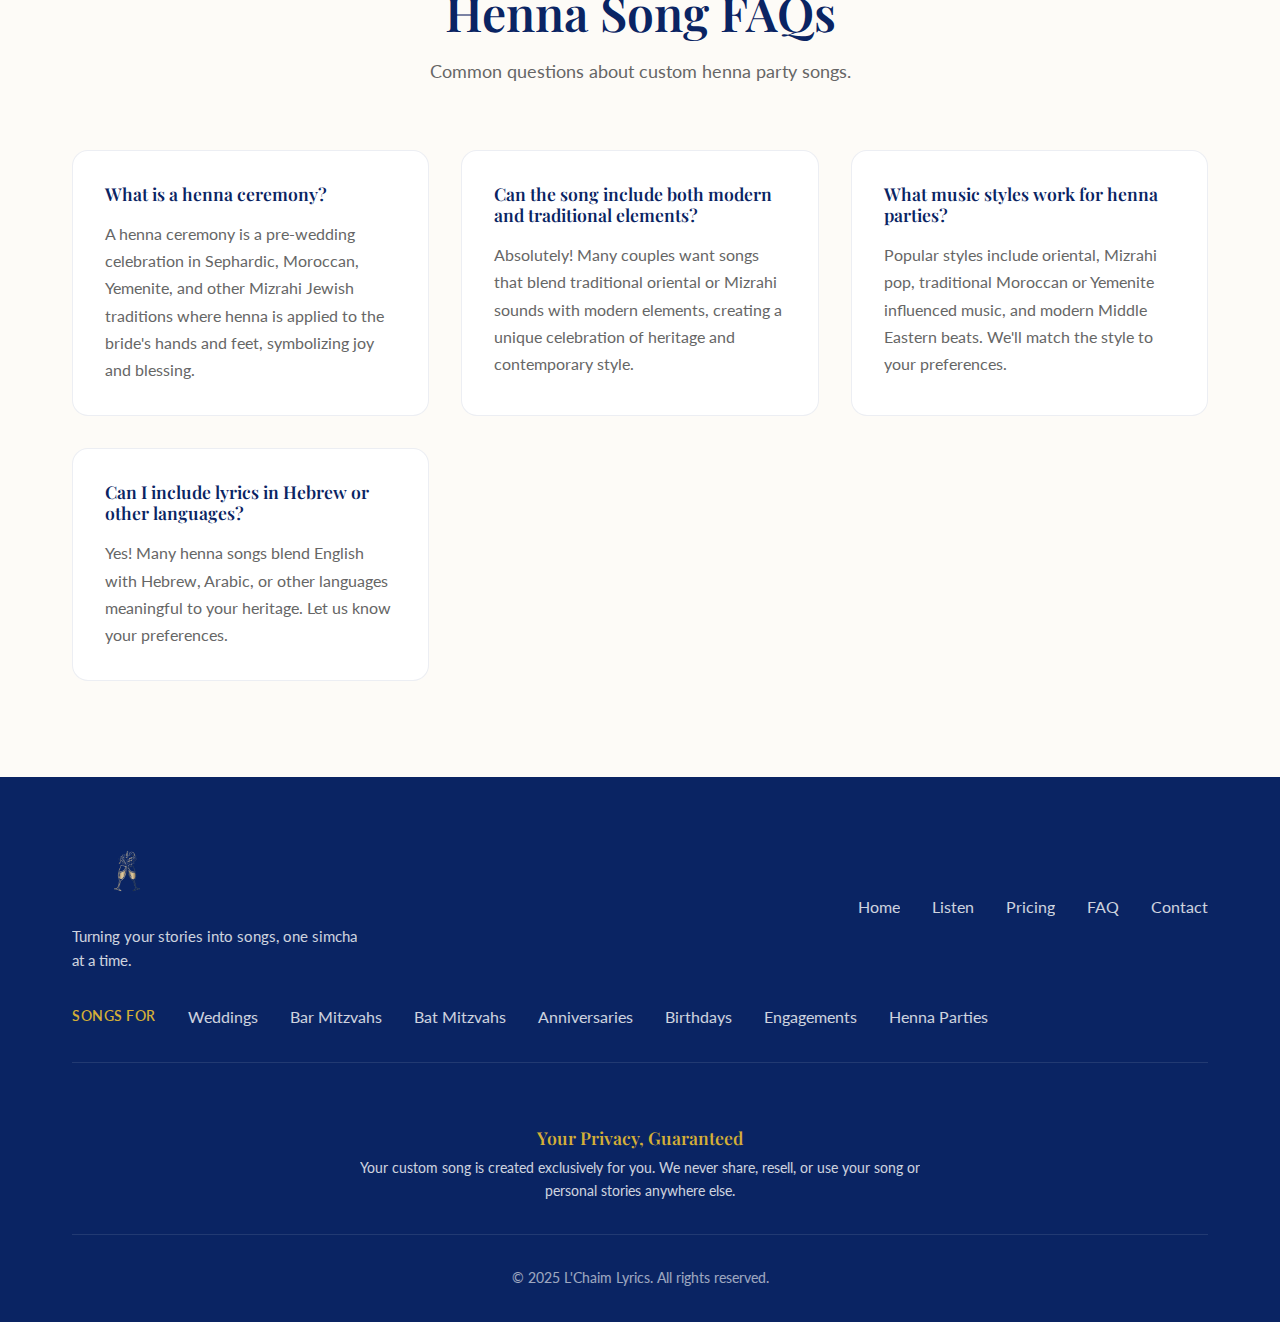
<file: henna-party-song.html>
<!DOCTYPE html>
<html lang="en">
<head>
    <meta charset="UTF-8">
    <meta name="viewport" content="width=device-width, initial-scale=1.0">
    <meta name="description" content="Create a custom henna party song for your Moroccan, Yemenite, or Sephardic celebration. Personalized music honoring tradition and your love story. Ready in 5-7 days.">
    <meta name="author" content="L'Chaim Lyrics">
    <meta name="robots" content="index, follow">
    <link rel="canonical" href="https://lchaimlyrics.com/henna-party-song.html">
    <title>Custom Henna Party Songs | Sephardic & Mizrahi Wedding Music | L'Chaim Lyrics</title>

    <!-- Open Graph / Facebook -->
    <meta property="og:type" content="website">
    <meta property="og:url" content="https://lchaimlyrics.com/henna-party-song.html">
    <meta property="og:title" content="Custom Henna Party Songs | L'Chaim Lyrics">
    <meta property="og:description" content="Celebrate your henna ceremony with a personalized song honoring Sephardic, Moroccan, and Mizrahi traditions.">
    <meta property="og:image" content="https://lchaimlyrics.com/assets/images/logo.png">

    <!-- Twitter -->
    <meta name="twitter:card" content="summary_large_image">
    <meta name="twitter:url" content="https://lchaimlyrics.com/henna-party-song.html">
    <meta name="twitter:title" content="Custom Henna Party Songs | L'Chaim Lyrics">
    <meta name="twitter:description" content="Celebrate your henna ceremony with a personalized song honoring Sephardic, Moroccan, and Mizrahi traditions.">
    <meta name="twitter:image" content="https://lchaimlyrics.com/assets/images/logo.png">

    <!-- Structured Data -->
    <script type="application/ld+json">
    {
        "@context": "https://schema.org",
        "@graph": [
            {
                "@type": "Service",
                "name": "Custom Henna Party Songs",
                "description": "Personalized songs for henna ceremonies honoring Sephardic, Moroccan, Yemenite, and Mizrahi Jewish wedding traditions.",
                "provider": {
                    "@type": "Organization",
                    "name": "L'Chaim Lyrics",
                    "url": "https://lchaimlyrics.com"
                },
                "areaServed": "Worldwide",
                "hasOfferCatalog": {
                    "@type": "OfferCatalog",
                    "name": "Henna Song Packages",
                    "itemListElement": [
                        {"@type": "Offer", "itemOffered": {"@type": "Service", "name": "Essential Package"}, "price": "99", "priceCurrency": "USD"},
                        {"@type": "Offer", "itemOffered": {"@type": "Service", "name": "Simcha Special Package"}, "price": "189", "priceCurrency": "USD"},
                        {"@type": "Offer", "itemOffered": {"@type": "Service", "name": "L'Dor V'Dor Package"}, "price": "299", "priceCurrency": "USD"}
                    ]
                }
            },
            {
                "@type": "BreadcrumbList",
                "itemListElement": [
                    {"@type": "ListItem", "position": 1, "name": "Home", "item": "https://lchaimlyrics.com"},
                    {"@type": "ListItem", "position": 2, "name": "Henna Party Songs", "item": "https://lchaimlyrics.com/henna-party-song.html"}
                ]
            },
            {
                "@type": "FAQPage",
                "mainEntity": [
                    {
                        "@type": "Question",
                        "name": "What is a henna ceremony?",
                        "acceptedAnswer": {
                            "@type": "Answer",
                            "text": "A henna ceremony is a pre-wedding celebration in Sephardic, Moroccan, Yemenite, and other Mizrahi Jewish traditions where henna is applied to the bride's hands and feet, symbolizing joy and blessing."
                        }
                    },
                    {
                        "@type": "Question",
                        "name": "Can the henna song include both modern and traditional elements?",
                        "acceptedAnswer": {
                            "@type": "Answer",
                            "text": "Absolutely! Many couples want songs that blend traditional oriental or Mizrahi sounds with modern elements, creating a unique celebration of heritage and contemporary style."
                        }
                    }
                ]
            }
        ]
    }
    </script>

    <!-- Resource Hints -->
    <link rel="dns-prefetch" href="https://buy.stripe.com">

    <!-- Fonts -->
    <link rel="preconnect" href="https://fonts.googleapis.com">
    <link rel="preconnect" href="https://fonts.gstatic.com" crossorigin>
    <link href="https://fonts.googleapis.com/css2?family=Lato:wght@400;700&family=Playfair+Display:wght@400;600;700&display=swap" rel="stylesheet">

    <!-- Styles -->
    <link rel="stylesheet" href="css/styles.css">

    <!-- Favicon -->
    <link rel="icon" type="image/png" href="assets/images/logo.png">
</head>
<body>
    <!-- Navigation -->
    <nav class="nav">
        <div class="nav-container">
            <a href="/" class="nav-logo">
                <img src="assets/images/logo.png" alt="L'Chaim Lyrics - Custom songs for Jewish celebrations">
            </a>
            <ul class="nav-links">
                <li><a href="/#listen">Listen</a></li>
                <li><a href="/#how-it-works">How It Works</a></li>
                <li><a href="#pricing">Pricing</a></li>
                <li><a href="#faq">FAQ</a></li>
            </ul>
            <a href="#pricing" class="nav-cta">Start Your Song</a>
        </div>
    </nav>

    <!-- Breadcrumb -->
    <div class="breadcrumb">
        <div class="container">
            <a href="/">Home</a> &rsaquo; <span>Henna Party Songs</span>
        </div>
    </div>

    <!-- Hero Section -->
    <header class="hero hero-landing" id="hero">
        <div class="hero-content">
            <h1>Custom Henna Party Songs</h1>
            <p class="hero-subtitle">Honor your Sephardic, Moroccan, or Mizrahi heritage with a personalized henna song that celebrates tradition, family, and your unique love story.</p>
            <a href="#pricing" class="btn btn-primary">Create Your Henna Song</a>
        </div>
    </header>

    <!-- Why Section -->
    <section class="why-section">
        <div class="container">
            <h2>Make Your Henna Unforgettable</h2>
            <p class="section-subtitle">A custom song adds a personal touch to this beautiful tradition.</p>

            <div class="features-grid">
                <div class="feature-card">
                    <h3>Bride's Entrance</h3>
                    <p>Make a grand entrance to your henna ceremony with your own personalized song.</p>
                </div>
                <div class="feature-card">
                    <h3>Family Tribute</h3>
                    <p>Honor your heritage and family with lyrics that celebrate where you come from.</p>
                </div>
                <div class="feature-card">
                    <h3>Dancing & Celebration</h3>
                    <p>Get everyone dancing with an upbeat song that tells your story.</p>
                </div>
                <div class="feature-card">
                    <h3>Blend of Traditions</h3>
                    <p>Combine traditional oriental sounds with your personal love story.</p>
                </div>
            </div>
        </div>
    </section>

    <!-- Testimonial -->
    <section class="testimonial-section">
        <div class="container">
            <blockquote class="testimonial">
                <p>"A celebration of our Miami love story—from skydiving adventures to padel matches. It captured our adventurous spirits perfectly."</p>
                <cite>— Raquel, Wedding Henna</cite>
            </blockquote>
        </div>
    </section>

    <!-- How It Works -->
    <section class="how-it-works" id="how-it-works">
        <div class="container">
            <h2>How It Works</h2>
            <p class="section-subtitle">From your story to your henna song in three simple steps.</p>

            <div class="steps-grid">
                <div class="step">
                    <div class="step-icon">
                        <svg viewBox="0 0 24 24" fill="none" stroke="currentColor" stroke-width="2">
                            <path d="M9 5H7a2 2 0 00-2 2v12a2 2 0 002 2h10a2 2 0 002-2V7a2 2 0 00-2-2h-2M9 5a2 2 0 002 2h2a2 2 0 002-2M9 5a2 2 0 012-2h2a2 2 0 012 2m-6 9l2 2 4-4"/>
                        </svg>
                    </div>
                    <h3>1. Choose</h3>
                    <p>Select the package that fits your henna celebration.</p>
                </div>

                <div class="step">
                    <div class="step-icon">
                        <svg viewBox="0 0 24 24" fill="none" stroke="currentColor" stroke-width="2">
                            <path d="M8 12h.01M12 12h.01M16 12h.01M21 12c0 4.418-4.03 8-9 8a9.863 9.863 0 01-4.255-.949L3 20l1.395-3.72C3.512 15.042 3 13.574 3 12c0-4.418 4.03-8 9-8s9 3.582 9 8z"/>
                        </svg>
                    </div>
                    <h3>2. Tell</h3>
                    <p>Share your heritage, love story, family traditions, and music style preferences. Choose your preferred vocalist gender.</p>
                </div>

                <div class="step">
                    <div class="step-icon">
                        <svg viewBox="0 0 24 24" fill="none" stroke="currentColor" stroke-width="2">
                            <path d="M9 19V6l12-3v13M9 19c0 1.105-1.343 2-3 2s-3-.895-3-2 1.343-2 3-2 3 .895 3 2zm12-3c0 1.105-1.343 2-3 2s-3-.895-3-2 1.343-2 3-2 3 .895 3 2zM9 10l12-3"/>
                        </svg>
                    </div>
                    <h3>3. Receive</h3>
                    <p>Get your custom henna song delivered to your inbox, ready to celebrate.</p>
                </div>
            </div>
        </div>
    </section>

    <!-- Pricing Section -->
    <section class="pricing" id="pricing">
        <div class="container">
            <h2>Henna Song Packages</h2>
            <p class="section-subtitle">Celebrate your heritage with a song as unique as your traditions.</p>

            <div class="pricing-grid">
                <!-- Essential -->
                <div class="pricing-card">
                    <h3>Essential</h3>
                    <div class="price">
                        <span class="amount">$99</span>
                    </div>
                    <ul class="features">
                        <li>
                            <svg viewBox="0 0 24 24" fill="currentColor"><path d="M9 16.17L4.83 12l-1.42 1.41L9 19 21 7l-1.41-1.41z"/></svg>
                            1 Custom Henna Song
                        </li>
                        <li>
                            <svg viewBox="0 0 24 24" fill="currentColor"><path d="M9 16.17L4.83 12l-1.42 1.41L9 19 21 7l-1.41-1.41z"/></svg>
                            MP3 Format
                        </li>
                        <li>
                            <svg viewBox="0 0 24 24" fill="currentColor"><path d="M9 16.17L4.83 12l-1.42 1.41L9 19 21 7l-1.41-1.41z"/></svg>
                            1 Revision
                        </li>
                        <li>
                            <svg viewBox="0 0 24 24" fill="currentColor"><path d="M9 16.17L4.83 12l-1.42 1.41L9 19 21 7l-1.41-1.41z"/></svg>
                            5-7 Business Days Delivery
                        </li>
                    </ul>
                    <a href="https://buy.stripe.com/cNi8wP5oRgcl24wbzW8so05" class="btn btn-secondary">Purchase</a>
                </div>

                <!-- Simcha Special -->
                <div class="pricing-card featured">
                    <span class="badge">Most Popular</span>
                    <h3>Simcha Special</h3>
                    <div class="price">
                        <span class="amount">$189</span>
                    </div>
                    <ul class="features">
                        <li>
                            <svg viewBox="0 0 24 24" fill="currentColor"><path d="M9 16.17L4.83 12l-1.42 1.41L9 19 21 7l-1.41-1.41z"/></svg>
                            1 Custom Henna Song
                        </li>
                        <li>
                            <svg viewBox="0 0 24 24" fill="currentColor"><path d="M9 16.17L4.83 12l-1.42 1.41L9 19 21 7l-1.41-1.41z"/></svg>
                            MP3 + WAV Formats
                        </li>
                        <li>
                            <svg viewBox="0 0 24 24" fill="currentColor"><path d="M9 16.17L4.83 12l-1.42 1.41L9 19 21 7l-1.41-1.41z"/></svg>
                            3 Revisions
                        </li>
                        <li>
                            <svg viewBox="0 0 24 24" fill="currentColor"><path d="M9 16.17L4.83 12l-1.42 1.41L9 19 21 7l-1.41-1.41z"/></svg>
                            5-7 Business Days Delivery
                        </li>
                    </ul>
                    <a href="https://buy.stripe.com/dRmaEXaJbe4dgZq47u8so07" class="btn btn-primary">Purchase</a>
                </div>

                <!-- L'Dor V'Dor -->
                <div class="pricing-card">
                    <h3>L'Dor V'Dor</h3>
                    <div class="price">
                        <span class="amount">$299</span>
                    </div>
                    <ul class="features">
                        <li>
                            <svg viewBox="0 0 24 24" fill="currentColor"><path d="M9 16.17L4.83 12l-1.42 1.41L9 19 21 7l-1.41-1.41z"/></svg>
                            1 Custom Henna Song
                        </li>
                        <li>
                            <svg viewBox="0 0 24 24" fill="currentColor"><path d="M9 16.17L4.83 12l-1.42 1.41L9 19 21 7l-1.41-1.41z"/></svg>
                            MP3 + WAV Formats
                        </li>
                        <li>
                            <svg viewBox="0 0 24 24" fill="currentColor"><path d="M9 16.17L4.83 12l-1.42 1.41L9 19 21 7l-1.41-1.41z"/></svg>
                            5 Revisions
                        </li>
                        <li>
                            <svg viewBox="0 0 24 24" fill="currentColor"><path d="M9 16.17L4.83 12l-1.42 1.41L9 19 21 7l-1.41-1.41z"/></svg>
                            72-Hour Priority Delivery
                        </li>
                    </ul>
                    <a href="https://buy.stripe.com/9B65kD5oR4tDbF60Vi8so06" class="btn btn-secondary">Purchase</a>
                </div>
            </div>
        </div>
    </section>

    <!-- FAQ Section -->
    <section class="faq" id="faq">
        <div class="container">
            <h2>Henna Song FAQs</h2>
            <p class="section-subtitle">Common questions about custom henna party songs.</p>

            <div class="faq-grid">
                <div class="faq-item">
                    <h3 class="faq-question">What is a henna ceremony?</h3>
                    <p class="faq-answer">A henna ceremony is a pre-wedding celebration in Sephardic, Moroccan, Yemenite, and other Mizrahi Jewish traditions where henna is applied to the bride's hands and feet, symbolizing joy and blessing.</p>
                </div>

                <div class="faq-item">
                    <h3 class="faq-question">Can the song include both modern and traditional elements?</h3>
                    <p class="faq-answer">Absolutely! Many couples want songs that blend traditional oriental or Mizrahi sounds with modern elements, creating a unique celebration of heritage and contemporary style.</p>
                </div>

                <div class="faq-item">
                    <h3 class="faq-question">What music styles work for henna parties?</h3>
                    <p class="faq-answer">Popular styles include oriental, Mizrahi pop, traditional Moroccan or Yemenite influenced music, and modern Middle Eastern beats. We'll match the style to your preferences.</p>
                </div>

                <div class="faq-item">
                    <h3 class="faq-question">Can I include lyrics in Hebrew or other languages?</h3>
                    <p class="faq-answer">Yes! Many henna songs blend English with Hebrew, Arabic, or other languages meaningful to your heritage. Let us know your preferences.</p>
                </div>
            </div>
        </div>
    </section>

    <!-- Footer -->
    <footer class="footer">
        <div class="container">
            <div class="footer-content">
                <div class="footer-brand">
                    <img src="assets/images/logo.png" alt="L'Chaim Lyrics" class="footer-logo">
                    <p>Turning your stories into songs, one simcha at a time.</p>
                </div>
                <div class="footer-links">
                    <a href="/">Home</a>
                    <a href="/#listen">Listen</a>
                    <a href="/#pricing">Pricing</a>
                    <a href="/#faq">FAQ</a>
                    <a href="mailto:hello@lchaimlyrics.com">Contact</a>
                </div>
                <div class="footer-links">
                    <span class="footer-links-title">Songs For</span>
                    <a href="custom-wedding-song.html">Weddings</a>
                    <a href="bar-mitzvah-song.html">Bar Mitzvahs</a>
                    <a href="bat-mitzvah-song.html">Bat Mitzvahs</a>
                    <a href="custom-anniversary-song.html">Anniversaries</a>
                    <a href="custom-birthday-song.html">Birthdays</a>
                    <a href="jewish-engagement-song.html">Engagements</a>
                    <a href="henna-party-song.html">Henna Parties</a>
                </div>
            </div>
            <div class="footer-privacy">
                <h4>Your Privacy, Guaranteed</h4>
                <p>Your custom song is created exclusively for you. We never share, resell, or use your song or personal stories anywhere else.</p>
            </div>
            <div class="footer-bottom">
                <p>&copy; 2025 L'Chaim Lyrics. All rights reserved.</p>
            </div>
        </div>
    </footer>

    <script src="js/main.js" defer></script>
</body>
</html>
</file>
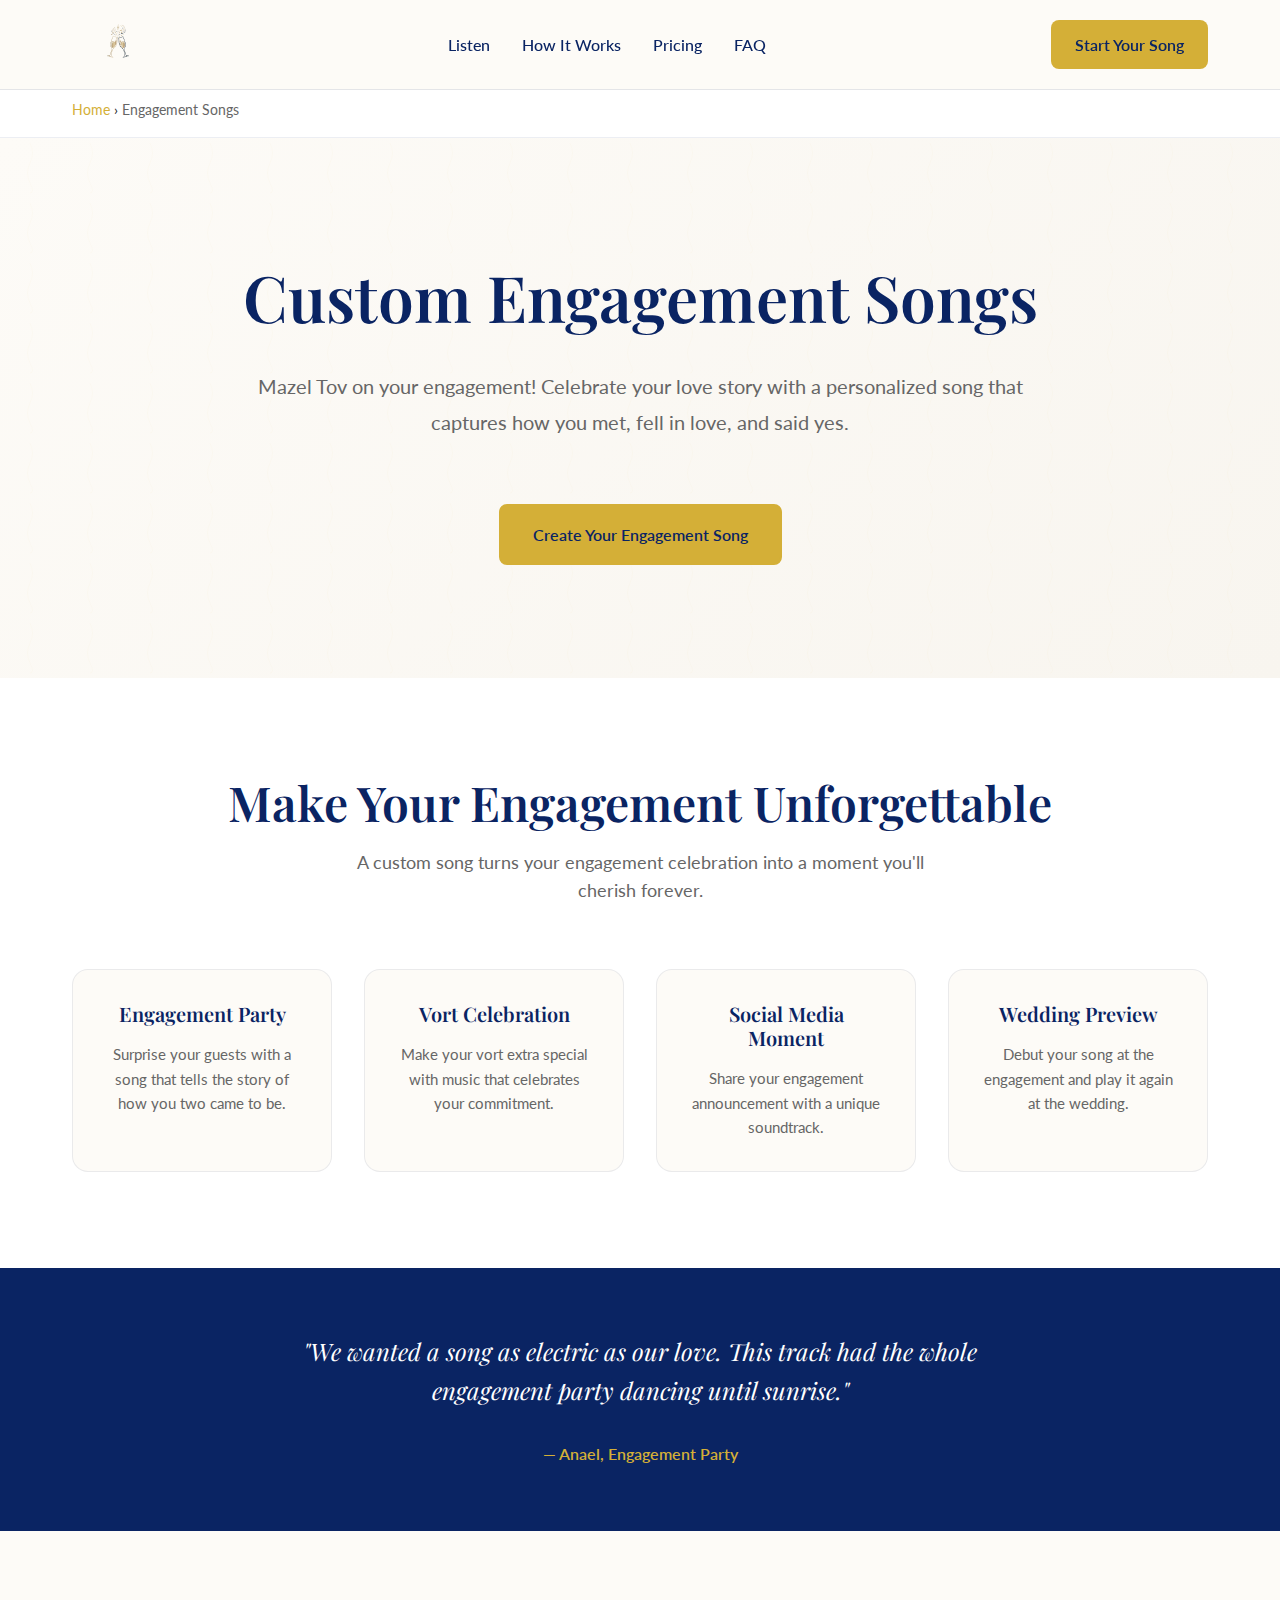
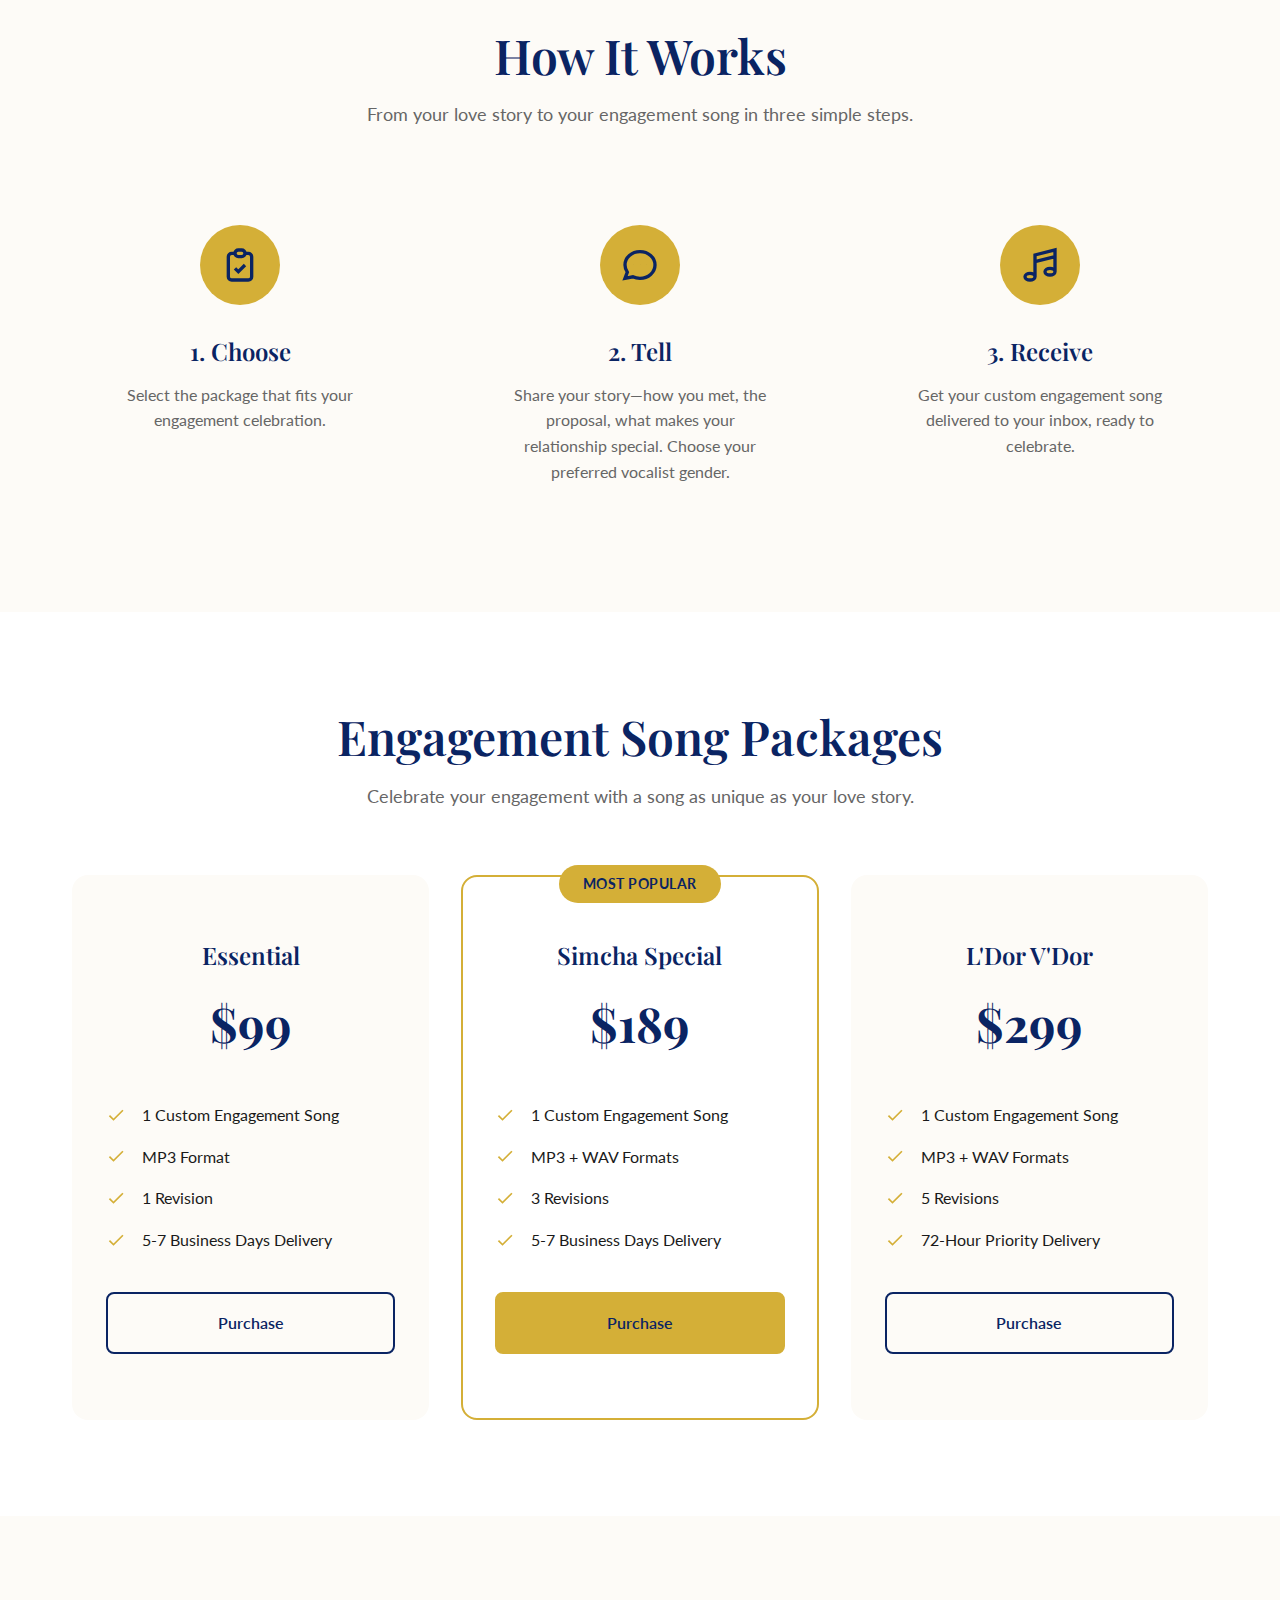
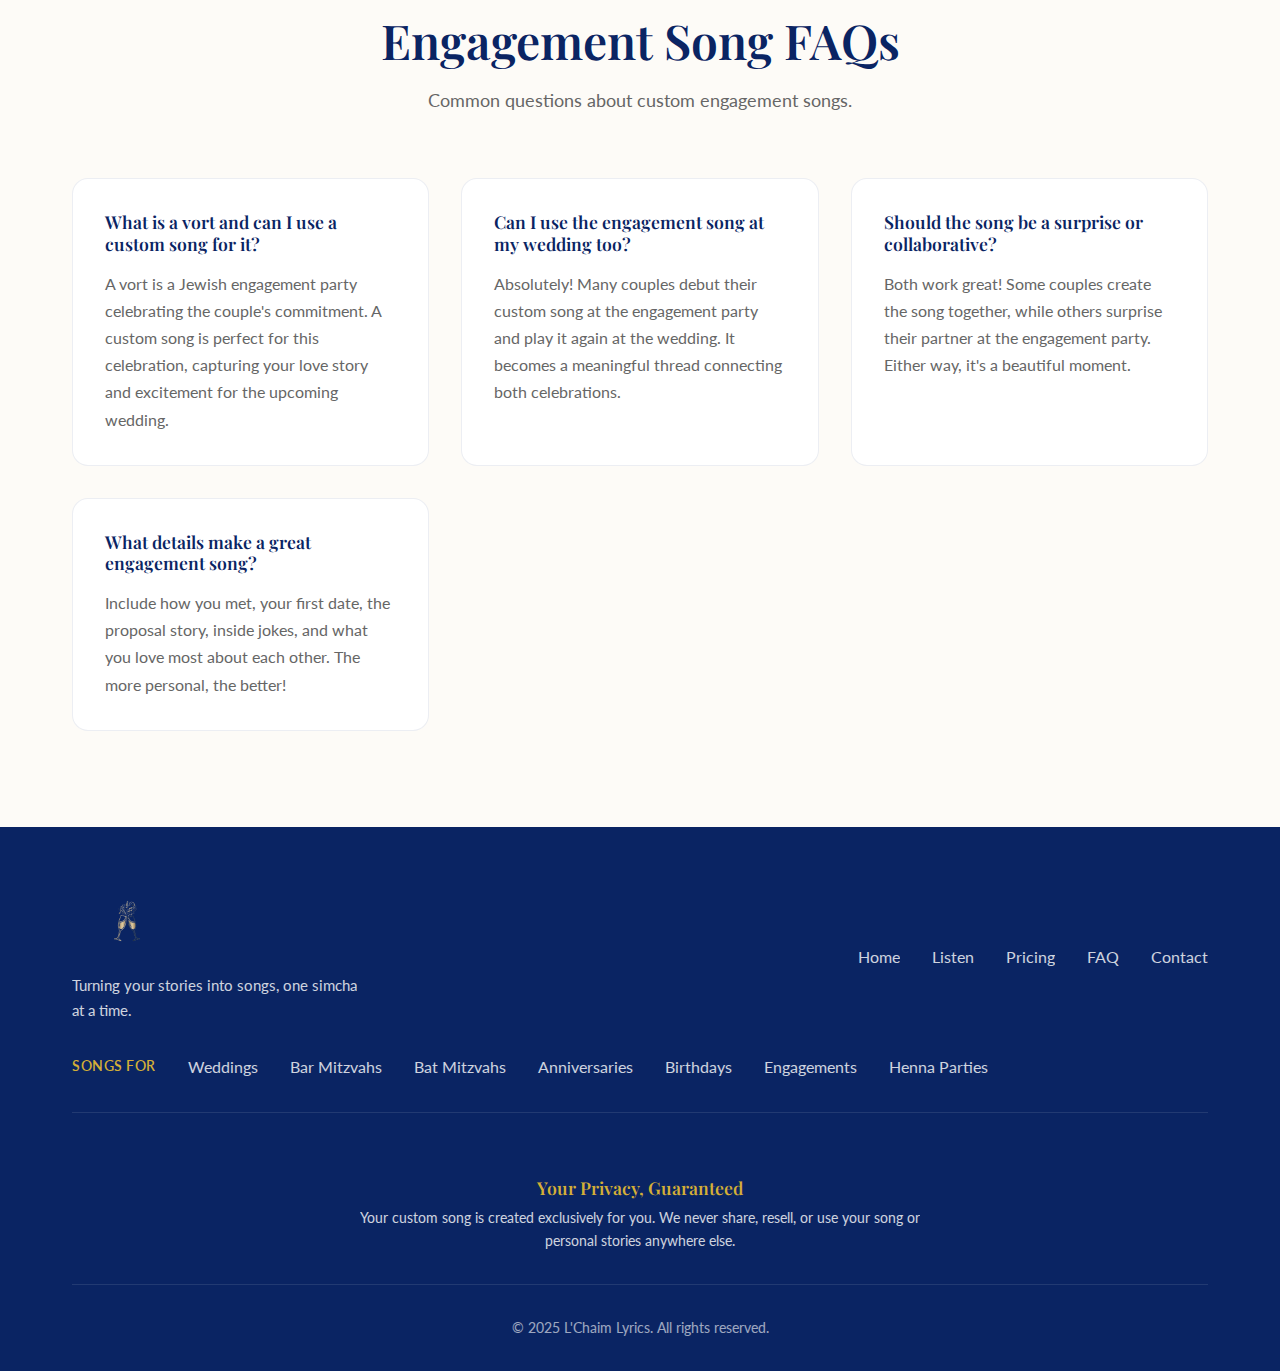
<file: jewish-engagement-song.html>
<!DOCTYPE html>
<html lang="en">
<head>
    <meta charset="UTF-8">
    <meta name="viewport" content="width=device-width, initial-scale=1.0">
    <meta name="description" content="Create a custom engagement song for your Jewish engagement party. Personalized music celebrating your love story and upcoming wedding. Ready in 5-7 days.">
    <meta name="author" content="L'Chaim Lyrics">
    <meta name="robots" content="index, follow">
    <link rel="canonical" href="https://lchaimlyrics.com/jewish-engagement-song.html">
    <title>Custom Engagement Songs | Jewish Engagement Party Music | L'Chaim Lyrics</title>

    <!-- Open Graph / Facebook -->
    <meta property="og:type" content="website">
    <meta property="og:url" content="https://lchaimlyrics.com/jewish-engagement-song.html">
    <meta property="og:title" content="Custom Engagement Songs | L'Chaim Lyrics">
    <meta property="og:description" content="Celebrate your engagement with a personalized song that tells your love story. Perfect for engagement parties and vort celebrations.">
    <meta property="og:image" content="https://lchaimlyrics.com/assets/images/logo.png">

    <!-- Twitter -->
    <meta name="twitter:card" content="summary_large_image">
    <meta name="twitter:url" content="https://lchaimlyrics.com/jewish-engagement-song.html">
    <meta name="twitter:title" content="Custom Engagement Songs | L'Chaim Lyrics">
    <meta name="twitter:description" content="Celebrate your engagement with a personalized song that tells your love story. Perfect for engagement parties and vort celebrations.">
    <meta name="twitter:image" content="https://lchaimlyrics.com/assets/images/logo.png">

    <!-- Structured Data -->
    <script type="application/ld+json">
    {
        "@context": "https://schema.org",
        "@graph": [
            {
                "@type": "Service",
                "name": "Custom Engagement Songs",
                "description": "Personalized songs for Jewish engagement parties and vort celebrations, celebrating the couple's love story.",
                "provider": {
                    "@type": "Organization",
                    "name": "L'Chaim Lyrics",
                    "url": "https://lchaimlyrics.com"
                },
                "areaServed": "Worldwide",
                "hasOfferCatalog": {
                    "@type": "OfferCatalog",
                    "name": "Engagement Song Packages",
                    "itemListElement": [
                        {"@type": "Offer", "itemOffered": {"@type": "Service", "name": "Essential Package"}, "price": "99", "priceCurrency": "USD"},
                        {"@type": "Offer", "itemOffered": {"@type": "Service", "name": "Simcha Special Package"}, "price": "189", "priceCurrency": "USD"},
                        {"@type": "Offer", "itemOffered": {"@type": "Service", "name": "L'Dor V'Dor Package"}, "price": "299", "priceCurrency": "USD"}
                    ]
                }
            },
            {
                "@type": "BreadcrumbList",
                "itemListElement": [
                    {"@type": "ListItem", "position": 1, "name": "Home", "item": "https://lchaimlyrics.com"},
                    {"@type": "ListItem", "position": 2, "name": "Engagement Songs", "item": "https://lchaimlyrics.com/jewish-engagement-song.html"}
                ]
            },
            {
                "@type": "FAQPage",
                "mainEntity": [
                    {
                        "@type": "Question",
                        "name": "What is a vort and can I use a custom song for it?",
                        "acceptedAnswer": {
                            "@type": "Answer",
                            "text": "A vort is a Jewish engagement party celebrating the couple's commitment. A custom song is perfect for this celebration, capturing your love story and excitement for the upcoming wedding."
                        }
                    },
                    {
                        "@type": "Question",
                        "name": "Can I use the engagement song at my wedding too?",
                        "acceptedAnswer": {
                            "@type": "Answer",
                            "text": "Absolutely! Many couples debut their custom song at the engagement party and play it again at the wedding. It becomes a meaningful thread connecting both celebrations."
                        }
                    }
                ]
            }
        ]
    }
    </script>

    <!-- Resource Hints -->
    <link rel="dns-prefetch" href="https://buy.stripe.com">

    <!-- Fonts -->
    <link rel="preconnect" href="https://fonts.googleapis.com">
    <link rel="preconnect" href="https://fonts.gstatic.com" crossorigin>
    <link href="https://fonts.googleapis.com/css2?family=Lato:wght@400;700&family=Playfair+Display:wght@400;600;700&display=swap" rel="stylesheet">

    <!-- Styles -->
    <link rel="stylesheet" href="css/styles.css">

    <!-- Favicon -->
    <link rel="icon" type="image/png" href="assets/images/logo.png">
</head>
<body>
    <!-- Navigation -->
    <nav class="nav">
        <div class="nav-container">
            <a href="/" class="nav-logo">
                <img src="assets/images/logo.png" alt="L'Chaim Lyrics - Custom songs for Jewish celebrations">
            </a>
            <ul class="nav-links">
                <li><a href="/#listen">Listen</a></li>
                <li><a href="/#how-it-works">How It Works</a></li>
                <li><a href="#pricing">Pricing</a></li>
                <li><a href="#faq">FAQ</a></li>
            </ul>
            <a href="#pricing" class="nav-cta">Start Your Song</a>
        </div>
    </nav>

    <!-- Breadcrumb -->
    <div class="breadcrumb">
        <div class="container">
            <a href="/">Home</a> &rsaquo; <span>Engagement Songs</span>
        </div>
    </div>

    <!-- Hero Section -->
    <header class="hero hero-landing" id="hero">
        <div class="hero-content">
            <h1>Custom Engagement Songs</h1>
            <p class="hero-subtitle">Mazel Tov on your engagement! Celebrate your love story with a personalized song that captures how you met, fell in love, and said yes.</p>
            <a href="#pricing" class="btn btn-primary">Create Your Engagement Song</a>
        </div>
    </header>

    <!-- Why Section -->
    <section class="why-section">
        <div class="container">
            <h2>Make Your Engagement Unforgettable</h2>
            <p class="section-subtitle">A custom song turns your engagement celebration into a moment you'll cherish forever.</p>

            <div class="features-grid">
                <div class="feature-card">
                    <h3>Engagement Party</h3>
                    <p>Surprise your guests with a song that tells the story of how you two came to be.</p>
                </div>
                <div class="feature-card">
                    <h3>Vort Celebration</h3>
                    <p>Make your vort extra special with music that celebrates your commitment.</p>
                </div>
                <div class="feature-card">
                    <h3>Social Media Moment</h3>
                    <p>Share your engagement announcement with a unique soundtrack.</p>
                </div>
                <div class="feature-card">
                    <h3>Wedding Preview</h3>
                    <p>Debut your song at the engagement and play it again at the wedding.</p>
                </div>
            </div>
        </div>
    </section>

    <!-- Testimonial -->
    <section class="testimonial-section">
        <div class="container">
            <blockquote class="testimonial">
                <p>"We wanted a song as electric as our love. This track had the whole engagement party dancing until sunrise."</p>
                <cite>— Anael, Engagement Party</cite>
            </blockquote>
        </div>
    </section>

    <!-- How It Works -->
    <section class="how-it-works" id="how-it-works">
        <div class="container">
            <h2>How It Works</h2>
            <p class="section-subtitle">From your love story to your engagement song in three simple steps.</p>

            <div class="steps-grid">
                <div class="step">
                    <div class="step-icon">
                        <svg viewBox="0 0 24 24" fill="none" stroke="currentColor" stroke-width="2">
                            <path d="M9 5H7a2 2 0 00-2 2v12a2 2 0 002 2h10a2 2 0 002-2V7a2 2 0 00-2-2h-2M9 5a2 2 0 002 2h2a2 2 0 002-2M9 5a2 2 0 012-2h2a2 2 0 012 2m-6 9l2 2 4-4"/>
                        </svg>
                    </div>
                    <h3>1. Choose</h3>
                    <p>Select the package that fits your engagement celebration.</p>
                </div>

                <div class="step">
                    <div class="step-icon">
                        <svg viewBox="0 0 24 24" fill="none" stroke="currentColor" stroke-width="2">
                            <path d="M8 12h.01M12 12h.01M16 12h.01M21 12c0 4.418-4.03 8-9 8a9.863 9.863 0 01-4.255-.949L3 20l1.395-3.72C3.512 15.042 3 13.574 3 12c0-4.418 4.03-8 9-8s9 3.582 9 8z"/>
                        </svg>
                    </div>
                    <h3>2. Tell</h3>
                    <p>Share your story—how you met, the proposal, what makes your relationship special. Choose your preferred vocalist gender.</p>
                </div>

                <div class="step">
                    <div class="step-icon">
                        <svg viewBox="0 0 24 24" fill="none" stroke="currentColor" stroke-width="2">
                            <path d="M9 19V6l12-3v13M9 19c0 1.105-1.343 2-3 2s-3-.895-3-2 1.343-2 3-2 3 .895 3 2zm12-3c0 1.105-1.343 2-3 2s-3-.895-3-2 1.343-2 3-2 3 .895 3 2zM9 10l12-3"/>
                        </svg>
                    </div>
                    <h3>3. Receive</h3>
                    <p>Get your custom engagement song delivered to your inbox, ready to celebrate.</p>
                </div>
            </div>
        </div>
    </section>

    <!-- Pricing Section -->
    <section class="pricing" id="pricing">
        <div class="container">
            <h2>Engagement Song Packages</h2>
            <p class="section-subtitle">Celebrate your engagement with a song as unique as your love story.</p>

            <div class="pricing-grid">
                <!-- Essential -->
                <div class="pricing-card">
                    <h3>Essential</h3>
                    <div class="price">
                        <span class="amount">$99</span>
                    </div>
                    <ul class="features">
                        <li>
                            <svg viewBox="0 0 24 24" fill="currentColor"><path d="M9 16.17L4.83 12l-1.42 1.41L9 19 21 7l-1.41-1.41z"/></svg>
                            1 Custom Engagement Song
                        </li>
                        <li>
                            <svg viewBox="0 0 24 24" fill="currentColor"><path d="M9 16.17L4.83 12l-1.42 1.41L9 19 21 7l-1.41-1.41z"/></svg>
                            MP3 Format
                        </li>
                        <li>
                            <svg viewBox="0 0 24 24" fill="currentColor"><path d="M9 16.17L4.83 12l-1.42 1.41L9 19 21 7l-1.41-1.41z"/></svg>
                            1 Revision
                        </li>
                        <li>
                            <svg viewBox="0 0 24 24" fill="currentColor"><path d="M9 16.17L4.83 12l-1.42 1.41L9 19 21 7l-1.41-1.41z"/></svg>
                            5-7 Business Days Delivery
                        </li>
                    </ul>
                    <a href="https://buy.stripe.com/cNi8wP5oRgcl24wbzW8so05" class="btn btn-secondary">Purchase</a>
                </div>

                <!-- Simcha Special -->
                <div class="pricing-card featured">
                    <span class="badge">Most Popular</span>
                    <h3>Simcha Special</h3>
                    <div class="price">
                        <span class="amount">$189</span>
                    </div>
                    <ul class="features">
                        <li>
                            <svg viewBox="0 0 24 24" fill="currentColor"><path d="M9 16.17L4.83 12l-1.42 1.41L9 19 21 7l-1.41-1.41z"/></svg>
                            1 Custom Engagement Song
                        </li>
                        <li>
                            <svg viewBox="0 0 24 24" fill="currentColor"><path d="M9 16.17L4.83 12l-1.42 1.41L9 19 21 7l-1.41-1.41z"/></svg>
                            MP3 + WAV Formats
                        </li>
                        <li>
                            <svg viewBox="0 0 24 24" fill="currentColor"><path d="M9 16.17L4.83 12l-1.42 1.41L9 19 21 7l-1.41-1.41z"/></svg>
                            3 Revisions
                        </li>
                        <li>
                            <svg viewBox="0 0 24 24" fill="currentColor"><path d="M9 16.17L4.83 12l-1.42 1.41L9 19 21 7l-1.41-1.41z"/></svg>
                            5-7 Business Days Delivery
                        </li>
                    </ul>
                    <a href="https://buy.stripe.com/dRmaEXaJbe4dgZq47u8so07" class="btn btn-primary">Purchase</a>
                </div>

                <!-- L'Dor V'Dor -->
                <div class="pricing-card">
                    <h3>L'Dor V'Dor</h3>
                    <div class="price">
                        <span class="amount">$299</span>
                    </div>
                    <ul class="features">
                        <li>
                            <svg viewBox="0 0 24 24" fill="currentColor"><path d="M9 16.17L4.83 12l-1.42 1.41L9 19 21 7l-1.41-1.41z"/></svg>
                            1 Custom Engagement Song
                        </li>
                        <li>
                            <svg viewBox="0 0 24 24" fill="currentColor"><path d="M9 16.17L4.83 12l-1.42 1.41L9 19 21 7l-1.41-1.41z"/></svg>
                            MP3 + WAV Formats
                        </li>
                        <li>
                            <svg viewBox="0 0 24 24" fill="currentColor"><path d="M9 16.17L4.83 12l-1.42 1.41L9 19 21 7l-1.41-1.41z"/></svg>
                            5 Revisions
                        </li>
                        <li>
                            <svg viewBox="0 0 24 24" fill="currentColor"><path d="M9 16.17L4.83 12l-1.42 1.41L9 19 21 7l-1.41-1.41z"/></svg>
                            72-Hour Priority Delivery
                        </li>
                    </ul>
                    <a href="https://buy.stripe.com/9B65kD5oR4tDbF60Vi8so06" class="btn btn-secondary">Purchase</a>
                </div>
            </div>
        </div>
    </section>

    <!-- FAQ Section -->
    <section class="faq" id="faq">
        <div class="container">
            <h2>Engagement Song FAQs</h2>
            <p class="section-subtitle">Common questions about custom engagement songs.</p>

            <div class="faq-grid">
                <div class="faq-item">
                    <h3 class="faq-question">What is a vort and can I use a custom song for it?</h3>
                    <p class="faq-answer">A vort is a Jewish engagement party celebrating the couple's commitment. A custom song is perfect for this celebration, capturing your love story and excitement for the upcoming wedding.</p>
                </div>

                <div class="faq-item">
                    <h3 class="faq-question">Can I use the engagement song at my wedding too?</h3>
                    <p class="faq-answer">Absolutely! Many couples debut their custom song at the engagement party and play it again at the wedding. It becomes a meaningful thread connecting both celebrations.</p>
                </div>

                <div class="faq-item">
                    <h3 class="faq-question">Should the song be a surprise or collaborative?</h3>
                    <p class="faq-answer">Both work great! Some couples create the song together, while others surprise their partner at the engagement party. Either way, it's a beautiful moment.</p>
                </div>

                <div class="faq-item">
                    <h3 class="faq-question">What details make a great engagement song?</h3>
                    <p class="faq-answer">Include how you met, your first date, the proposal story, inside jokes, and what you love most about each other. The more personal, the better!</p>
                </div>
            </div>
        </div>
    </section>

    <!-- Footer -->
    <footer class="footer">
        <div class="container">
            <div class="footer-content">
                <div class="footer-brand">
                    <img src="assets/images/logo.png" alt="L'Chaim Lyrics" class="footer-logo">
                    <p>Turning your stories into songs, one simcha at a time.</p>
                </div>
                <div class="footer-links">
                    <a href="/">Home</a>
                    <a href="/#listen">Listen</a>
                    <a href="/#pricing">Pricing</a>
                    <a href="/#faq">FAQ</a>
                    <a href="mailto:hello@lchaimlyrics.com">Contact</a>
                </div>
                <div class="footer-links">
                    <span class="footer-links-title">Songs For</span>
                    <a href="custom-wedding-song.html">Weddings</a>
                    <a href="bar-mitzvah-song.html">Bar Mitzvahs</a>
                    <a href="bat-mitzvah-song.html">Bat Mitzvahs</a>
                    <a href="custom-anniversary-song.html">Anniversaries</a>
                    <a href="custom-birthday-song.html">Birthdays</a>
                    <a href="jewish-engagement-song.html">Engagements</a>
                    <a href="henna-party-song.html">Henna Parties</a>
                </div>
            </div>
            <div class="footer-privacy">
                <h4>Your Privacy, Guaranteed</h4>
                <p>Your custom song is created exclusively for you. We never share, resell, or use your song or personal stories anywhere else.</p>
            </div>
            <div class="footer-bottom">
                <p>&copy; 2025 L'Chaim Lyrics. All rights reserved.</p>
            </div>
        </div>
    </footer>

    <script src="js/main.js" defer></script>
</body>
</html>
</file>
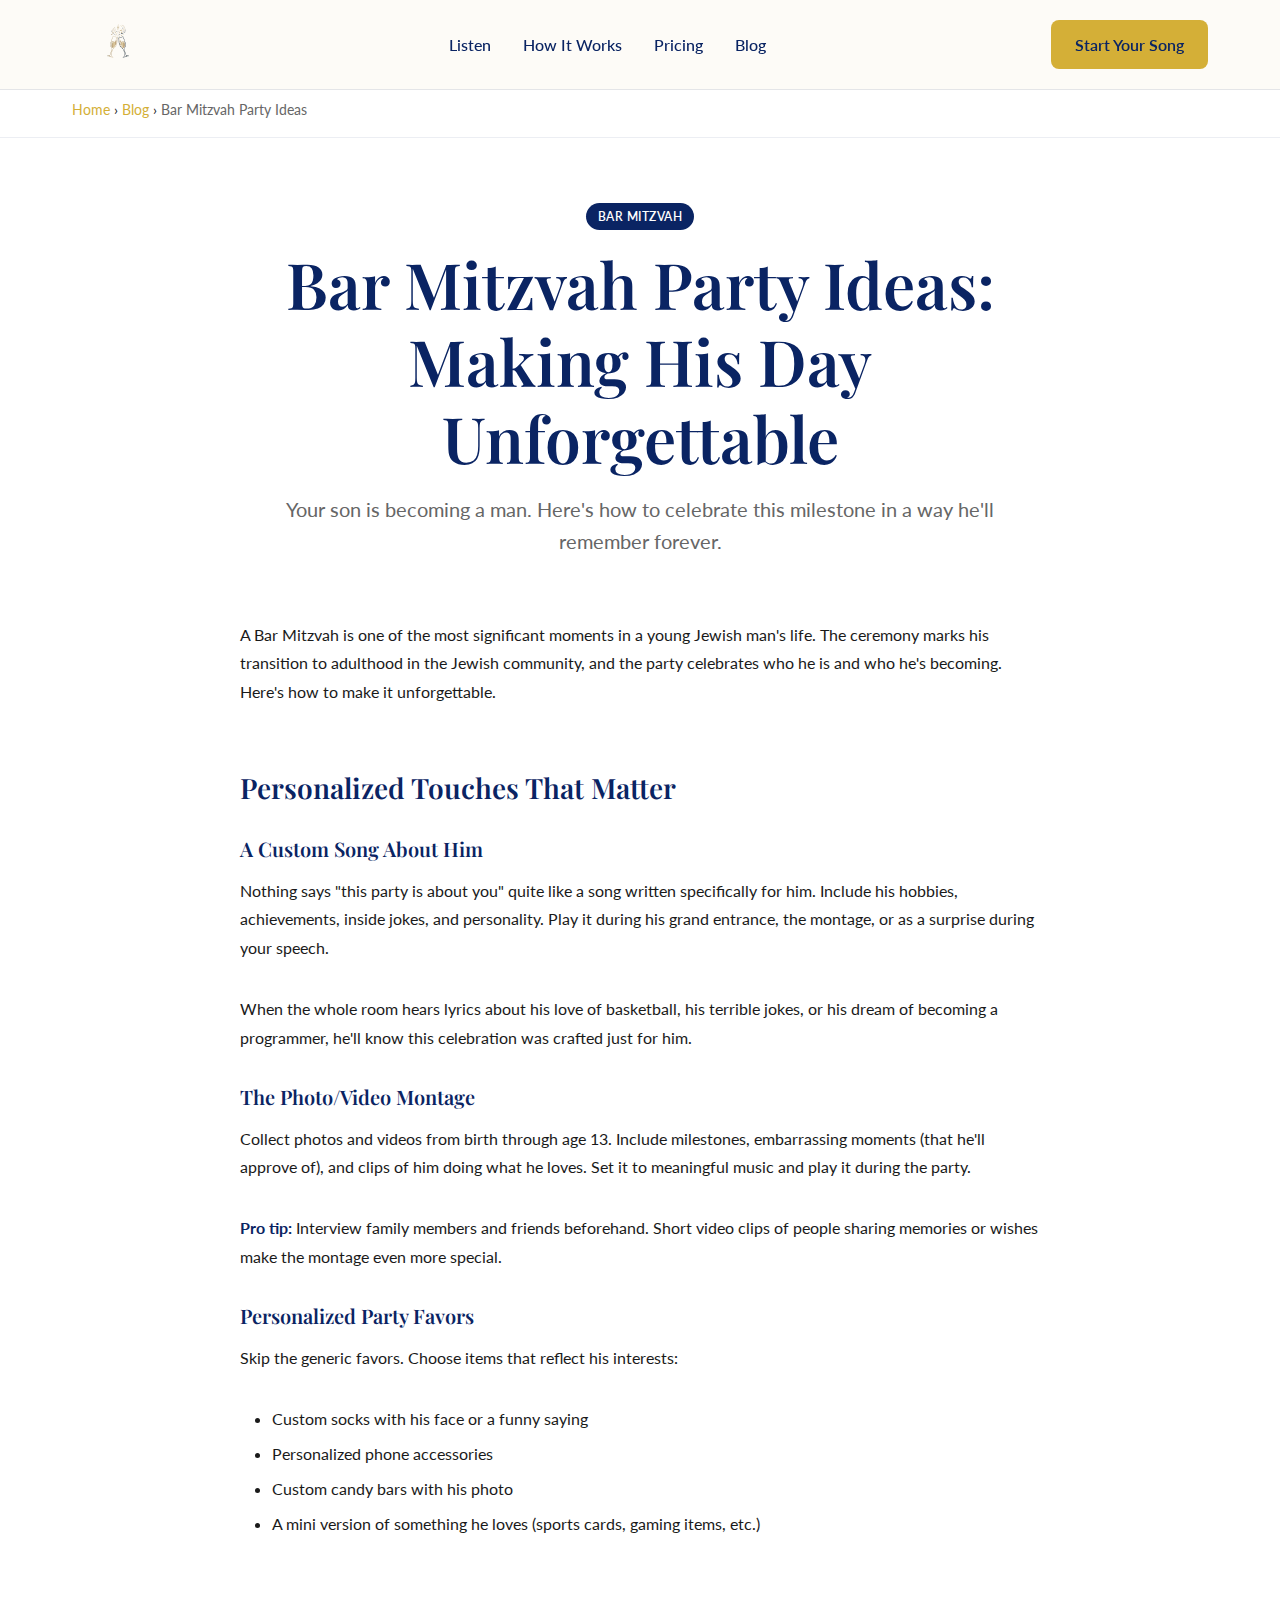
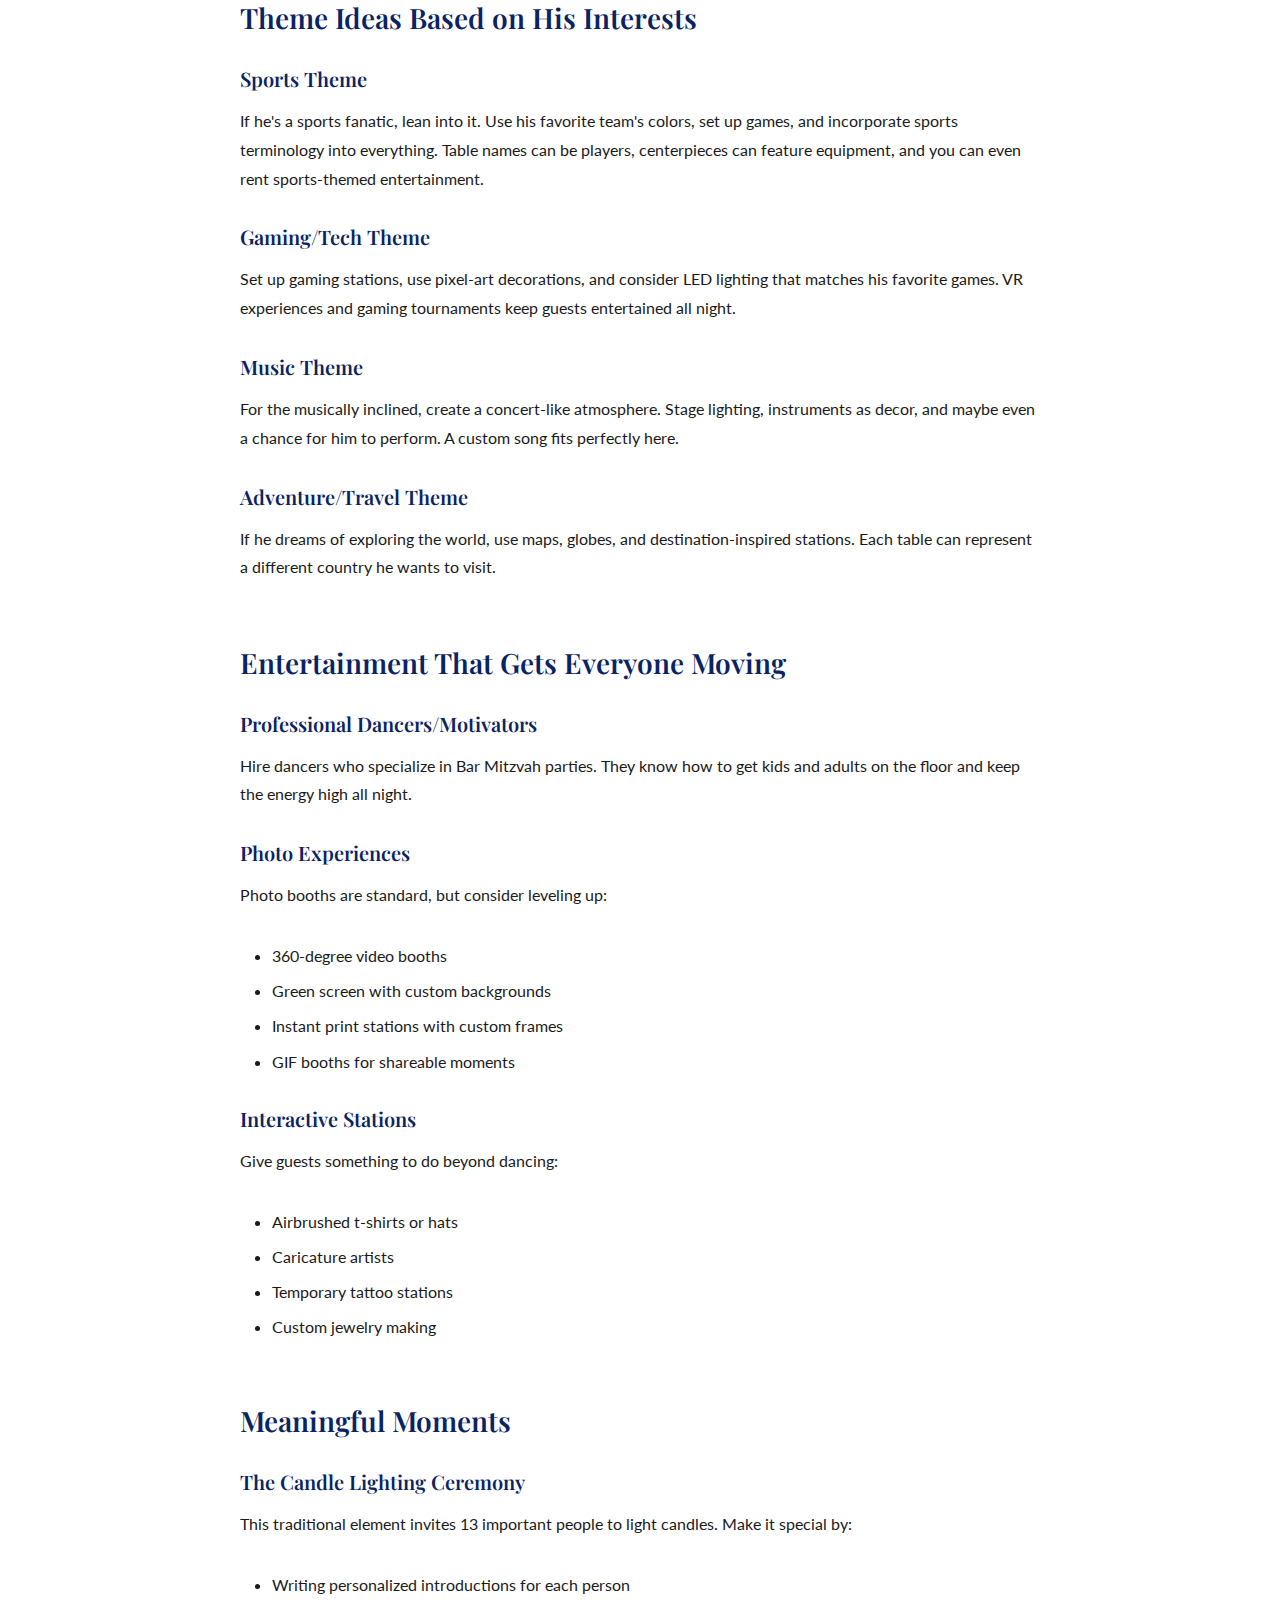
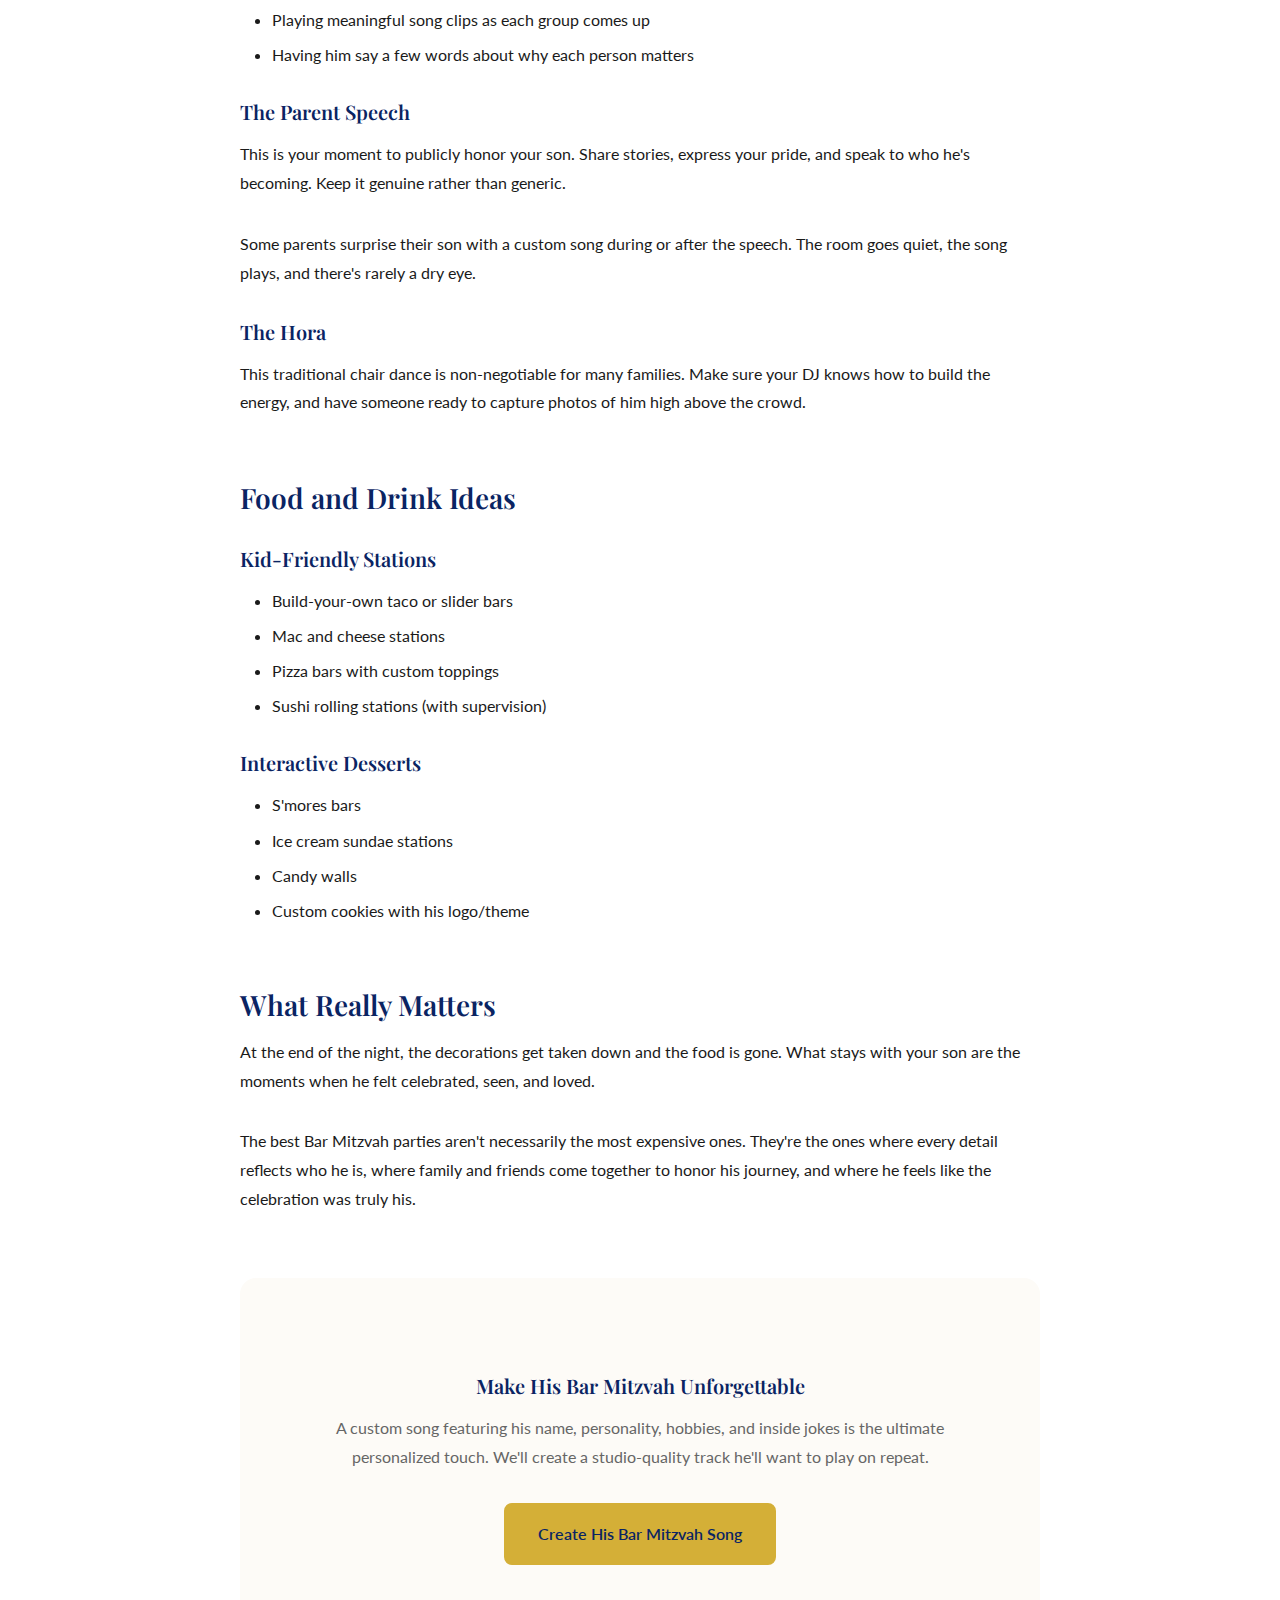
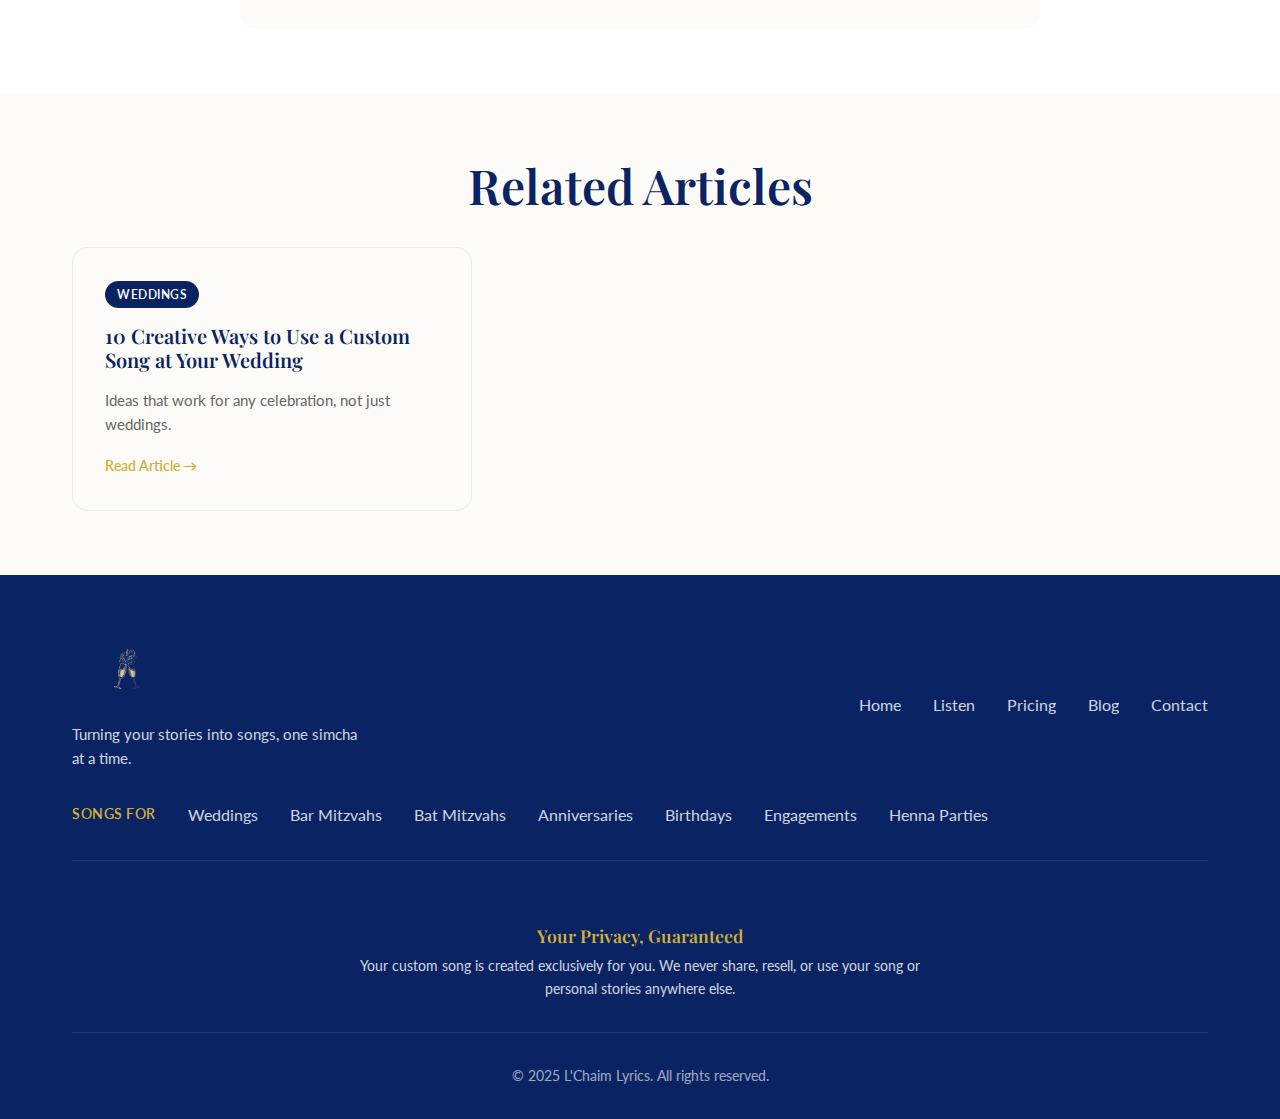
<file: blog/bar-mitzvah-party-ideas.html>
<!DOCTYPE html>
<html lang="en">
<head>
    <meta charset="UTF-8">
    <meta name="viewport" content="width=device-width, initial-scale=1.0">
    <meta name="description" content="Creative Bar Mitzvah party ideas to make his day unforgettable. From personalized touches to entertainment, themes, and meaningful traditions.">
    <meta name="author" content="L'Chaim Lyrics">
    <meta name="robots" content="index, follow">
    <link rel="canonical" href="https://lchaimlyrics.com/blog/bar-mitzvah-party-ideas.html">
    <title>Bar Mitzvah Party Ideas: Making His Day Unforgettable | L'Chaim Lyrics</title>

    <!-- Open Graph / Facebook -->
    <meta property="og:type" content="article">
    <meta property="og:url" content="https://lchaimlyrics.com/blog/bar-mitzvah-party-ideas.html">
    <meta property="og:title" content="Bar Mitzvah Party Ideas: Making His Day Unforgettable">
    <meta property="og:description" content="Creative ideas to celebrate your son's coming of age, from personalized touches to entertainment that gets everyone dancing.">
    <meta property="og:image" content="https://lchaimlyrics.com/assets/images/logo.png">

    <!-- Twitter -->
    <meta name="twitter:card" content="summary_large_image">
    <meta name="twitter:url" content="https://lchaimlyrics.com/blog/bar-mitzvah-party-ideas.html">
    <meta name="twitter:title" content="Bar Mitzvah Party Ideas: Making His Day Unforgettable">
    <meta name="twitter:description" content="Creative ideas to celebrate your son's coming of age, from personalized touches to entertainment that gets everyone dancing.">
    <meta name="twitter:image" content="https://lchaimlyrics.com/assets/images/logo.png">

    <!-- Structured Data -->
    <script type="application/ld+json">
    {
        "@context": "https://schema.org",
        "@type": "Article",
        "headline": "Bar Mitzvah Party Ideas: Making His Day Unforgettable",
        "description": "Creative Bar Mitzvah party ideas to make his day unforgettable. From personalized touches to entertainment, themes, and meaningful traditions.",
        "author": {
            "@type": "Organization",
            "name": "L'Chaim Lyrics"
        },
        "publisher": {
            "@type": "Organization",
            "name": "L'Chaim Lyrics",
            "url": "https://lchaimlyrics.com",
            "logo": "https://lchaimlyrics.com/assets/images/logo.png"
        },
        "datePublished": "2025-01-29",
        "mainEntityOfPage": {
            "@type": "WebPage",
            "@id": "https://lchaimlyrics.com/blog/bar-mitzvah-party-ideas.html"
        }
    }
    </script>

    <!-- Resource Hints -->
    <link rel="dns-prefetch" href="https://buy.stripe.com">

    <!-- Fonts -->
    <link rel="preconnect" href="https://fonts.googleapis.com">
    <link rel="preconnect" href="https://fonts.gstatic.com" crossorigin>
    <link href="https://fonts.googleapis.com/css2?family=Lato:wght@400;700&family=Playfair+Display:wght@400;600;700&display=swap" rel="stylesheet">

    <!-- Styles -->
    <link rel="stylesheet" href="../css/styles.css">

    <!-- Favicon -->
    <link rel="icon" type="image/png" href="../assets/images/logo.png">
</head>
<body>
    <!-- Navigation -->
    <nav class="nav">
        <div class="nav-container">
            <a href="/" class="nav-logo">
                <img src="../assets/images/logo.png" alt="L'Chaim Lyrics - Custom songs for Jewish celebrations">
            </a>
            <ul class="nav-links">
                <li><a href="/#listen">Listen</a></li>
                <li><a href="/#how-it-works">How It Works</a></li>
                <li><a href="/#pricing">Pricing</a></li>
                <li><a href="/blog/">Blog</a></li>
            </ul>
            <a href="/#pricing" class="nav-cta">Start Your Song</a>
        </div>
    </nav>

    <!-- Breadcrumb -->
    <div class="breadcrumb">
        <div class="container">
            <a href="/">Home</a> &rsaquo; <a href="/blog/">Blog</a> &rsaquo; <span>Bar Mitzvah Party Ideas</span>
        </div>
    </div>

    <!-- Article -->
    <article class="blog-article">
        <div class="container">
            <header class="article-header">
                <span class="blog-category">Bar Mitzvah</span>
                <h1>Bar Mitzvah Party Ideas: Making His Day Unforgettable</h1>
                <p class="article-subtitle">Your son is becoming a man. Here's how to celebrate this milestone in a way he'll remember forever.</p>
            </header>

            <div class="article-content">
                <p>A Bar Mitzvah is one of the most significant moments in a young Jewish man's life. The ceremony marks his transition to adulthood in the Jewish community, and the party celebrates who he is and who he's becoming. Here's how to make it unforgettable.</p>

                <h2>Personalized Touches That Matter</h2>

                <h3>A Custom Song About Him</h3>
                <p>Nothing says "this party is about you" quite like a song written specifically for him. Include his hobbies, achievements, inside jokes, and personality. Play it during his grand entrance, the montage, or as a surprise during your speech.</p>
                <p>When the whole room hears lyrics about his love of basketball, his terrible jokes, or his dream of becoming a programmer, he'll know this celebration was crafted just for him.</p>

                <h3>The Photo/Video Montage</h3>
                <p>Collect photos and videos from birth through age 13. Include milestones, embarrassing moments (that he'll approve of), and clips of him doing what he loves. Set it to meaningful music and play it during the party.</p>
                <p><strong>Pro tip:</strong> Interview family members and friends beforehand. Short video clips of people sharing memories or wishes make the montage even more special.</p>

                <h3>Personalized Party Favors</h3>
                <p>Skip the generic favors. Choose items that reflect his interests:</p>
                <ul>
                    <li>Custom socks with his face or a funny saying</li>
                    <li>Personalized phone accessories</li>
                    <li>Custom candy bars with his photo</li>
                    <li>A mini version of something he loves (sports cards, gaming items, etc.)</li>
                </ul>

                <h2>Theme Ideas Based on His Interests</h2>

                <h3>Sports Theme</h3>
                <p>If he's a sports fanatic, lean into it. Use his favorite team's colors, set up games, and incorporate sports terminology into everything. Table names can be players, centerpieces can feature equipment, and you can even rent sports-themed entertainment.</p>

                <h3>Gaming/Tech Theme</h3>
                <p>Set up gaming stations, use pixel-art decorations, and consider LED lighting that matches his favorite games. VR experiences and gaming tournaments keep guests entertained all night.</p>

                <h3>Music Theme</h3>
                <p>For the musically inclined, create a concert-like atmosphere. Stage lighting, instruments as decor, and maybe even a chance for him to perform. A custom song fits perfectly here.</p>

                <h3>Adventure/Travel Theme</h3>
                <p>If he dreams of exploring the world, use maps, globes, and destination-inspired stations. Each table can represent a different country he wants to visit.</p>

                <h2>Entertainment That Gets Everyone Moving</h2>

                <h3>Professional Dancers/Motivators</h3>
                <p>Hire dancers who specialize in Bar Mitzvah parties. They know how to get kids and adults on the floor and keep the energy high all night.</p>

                <h3>Photo Experiences</h3>
                <p>Photo booths are standard, but consider leveling up:</p>
                <ul>
                    <li>360-degree video booths</li>
                    <li>Green screen with custom backgrounds</li>
                    <li>Instant print stations with custom frames</li>
                    <li>GIF booths for shareable moments</li>
                </ul>

                <h3>Interactive Stations</h3>
                <p>Give guests something to do beyond dancing:</p>
                <ul>
                    <li>Airbrushed t-shirts or hats</li>
                    <li>Caricature artists</li>
                    <li>Temporary tattoo stations</li>
                    <li>Custom jewelry making</li>
                </ul>

                <h2>Meaningful Moments</h2>

                <h3>The Candle Lighting Ceremony</h3>
                <p>This traditional element invites 13 important people to light candles. Make it special by:</p>
                <ul>
                    <li>Writing personalized introductions for each person</li>
                    <li>Playing meaningful song clips as each group comes up</li>
                    <li>Having him say a few words about why each person matters</li>
                </ul>

                <h3>The Parent Speech</h3>
                <p>This is your moment to publicly honor your son. Share stories, express your pride, and speak to who he's becoming. Keep it genuine rather than generic.</p>
                <p>Some parents surprise their son with a custom song during or after the speech. The room goes quiet, the song plays, and there's rarely a dry eye.</p>

                <h3>The Hora</h3>
                <p>This traditional chair dance is non-negotiable for many families. Make sure your DJ knows how to build the energy, and have someone ready to capture photos of him high above the crowd.</p>

                <h2>Food and Drink Ideas</h2>

                <h3>Kid-Friendly Stations</h3>
                <ul>
                    <li>Build-your-own taco or slider bars</li>
                    <li>Mac and cheese stations</li>
                    <li>Pizza bars with custom toppings</li>
                    <li>Sushi rolling stations (with supervision)</li>
                </ul>

                <h3>Interactive Desserts</h3>
                <ul>
                    <li>S'mores bars</li>
                    <li>Ice cream sundae stations</li>
                    <li>Candy walls</li>
                    <li>Custom cookies with his logo/theme</li>
                </ul>

                <h2>What Really Matters</h2>
                <p>At the end of the night, the decorations get taken down and the food is gone. What stays with your son are the moments when he felt celebrated, seen, and loved.</p>
                <p>The best Bar Mitzvah parties aren't necessarily the most expensive ones. They're the ones where every detail reflects who he is, where family and friends come together to honor his journey, and where he feels like the celebration was truly his.</p>

                <div class="article-cta">
                    <h3>Make His Bar Mitzvah Unforgettable</h3>
                    <p>A custom song featuring his name, personality, hobbies, and inside jokes is the ultimate personalized touch. We'll create a studio-quality track he'll want to play on repeat.</p>
                    <a href="/bar-mitzvah-song.html" class="btn btn-primary">Create His Bar Mitzvah Song</a>
                </div>
            </div>
        </div>
    </article>

    <!-- Related Articles -->
    <section class="related-articles">
        <div class="container">
            <h2>Related Articles</h2>
            <div class="blog-grid">
                <article class="blog-card">
                    <a href="/blog/creative-ways-to-use-custom-song-at-wedding.html">
                        <div class="blog-card-content">
                            <span class="blog-category">Weddings</span>
                            <h3>10 Creative Ways to Use a Custom Song at Your Wedding</h3>
                            <p>Ideas that work for any celebration, not just weddings.</p>
                            <span class="blog-read-more">Read Article →</span>
                        </div>
                    </a>
                </article>
            </div>
        </div>
    </section>

    <!-- Footer -->
    <footer class="footer">
        <div class="container">
            <div class="footer-content">
                <div class="footer-brand">
                    <img src="../assets/images/logo.png" alt="L'Chaim Lyrics" class="footer-logo">
                    <p>Turning your stories into songs, one simcha at a time.</p>
                </div>
                <div class="footer-links">
                    <a href="/">Home</a>
                    <a href="/#listen">Listen</a>
                    <a href="/#pricing">Pricing</a>
                    <a href="/blog/">Blog</a>
                    <a href="mailto:hello@lchaimlyrics.com">Contact</a>
                </div>
                <div class="footer-links">
                    <span class="footer-links-title">Songs For</span>
                    <a href="/custom-wedding-song.html">Weddings</a>
                    <a href="/bar-mitzvah-song.html">Bar Mitzvahs</a>
                    <a href="/bat-mitzvah-song.html">Bat Mitzvahs</a>
                    <a href="/custom-anniversary-song.html">Anniversaries</a>
                    <a href="/custom-birthday-song.html">Birthdays</a>
                    <a href="/jewish-engagement-song.html">Engagements</a>
                    <a href="/henna-party-song.html">Henna Parties</a>
                </div>
            </div>
            <div class="footer-privacy">
                <h4>Your Privacy, Guaranteed</h4>
                <p>Your custom song is created exclusively for you. We never share, resell, or use your song or personal stories anywhere else.</p>
            </div>
            <div class="footer-bottom">
                <p>&copy; 2025 L'Chaim Lyrics. All rights reserved.</p>
            </div>
        </div>
    </footer>

    <script src="../js/main.js" defer></script>
</body>
</html>
</file>
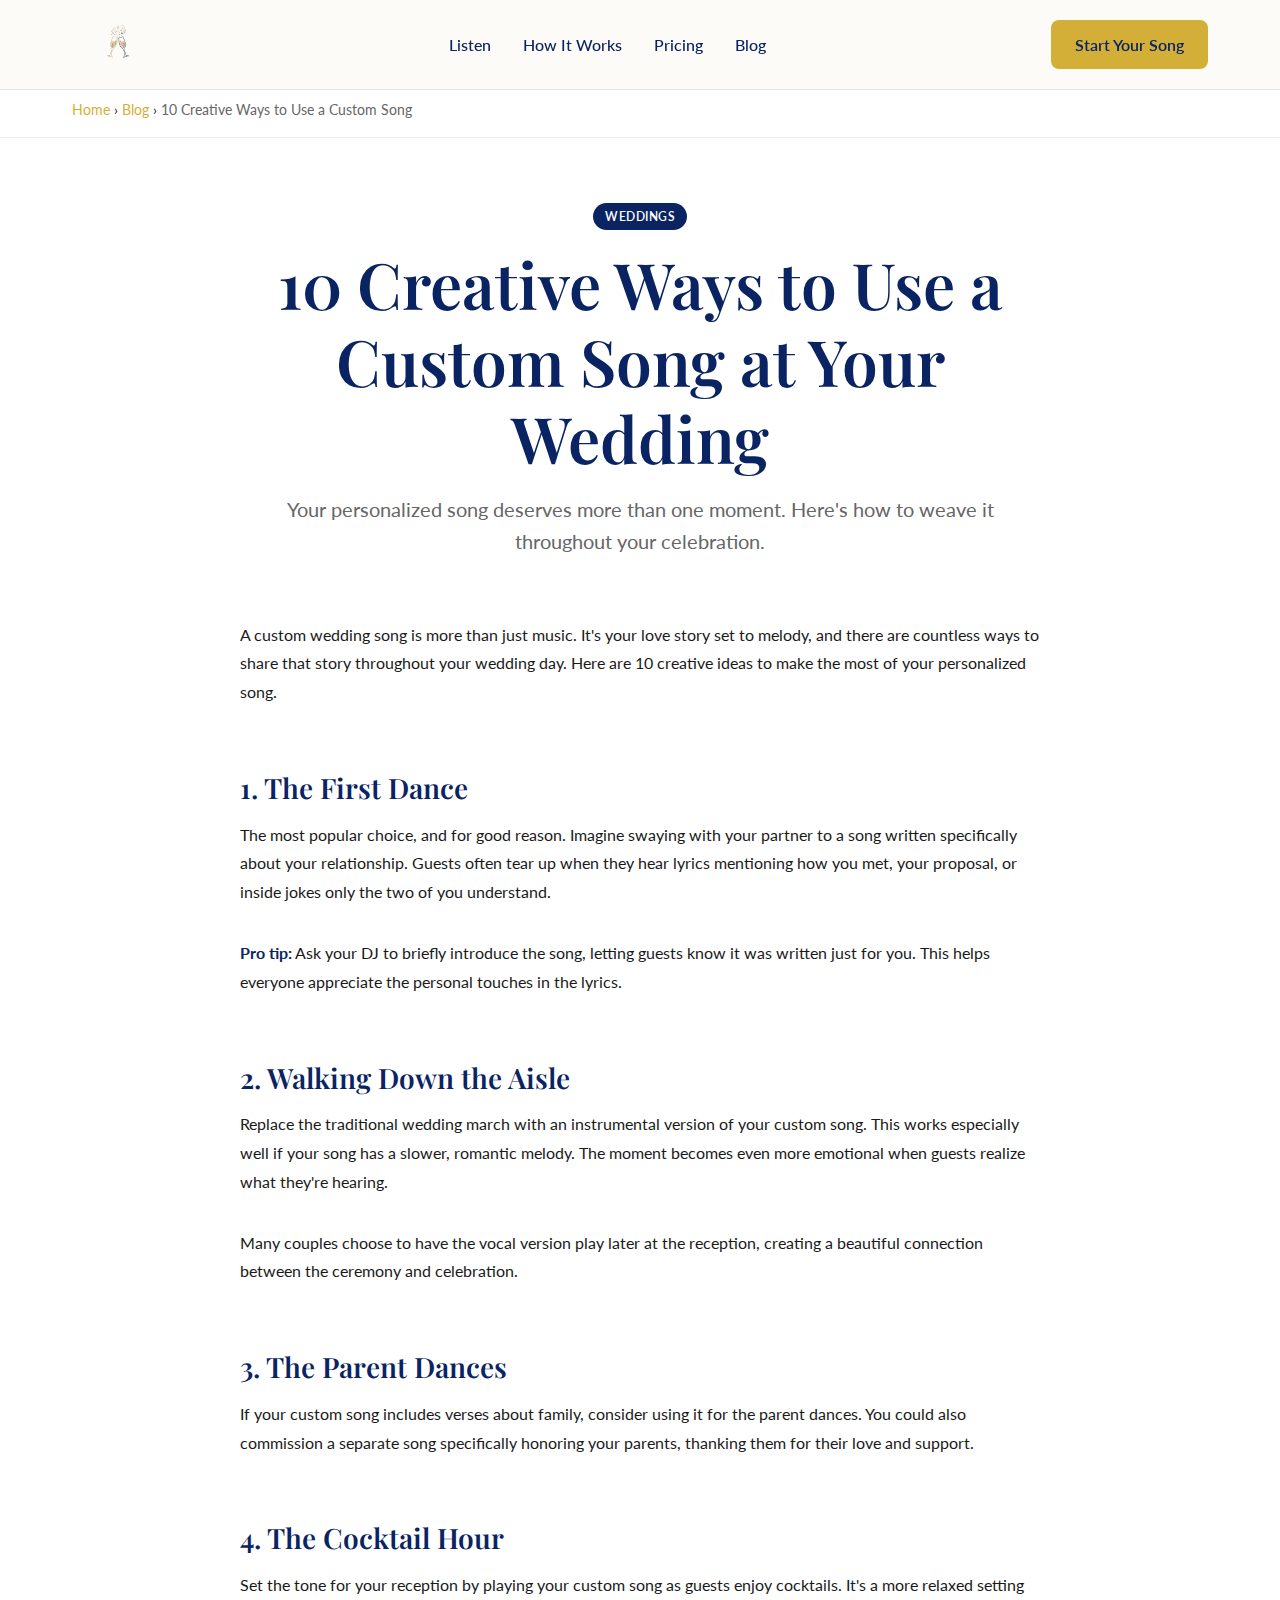
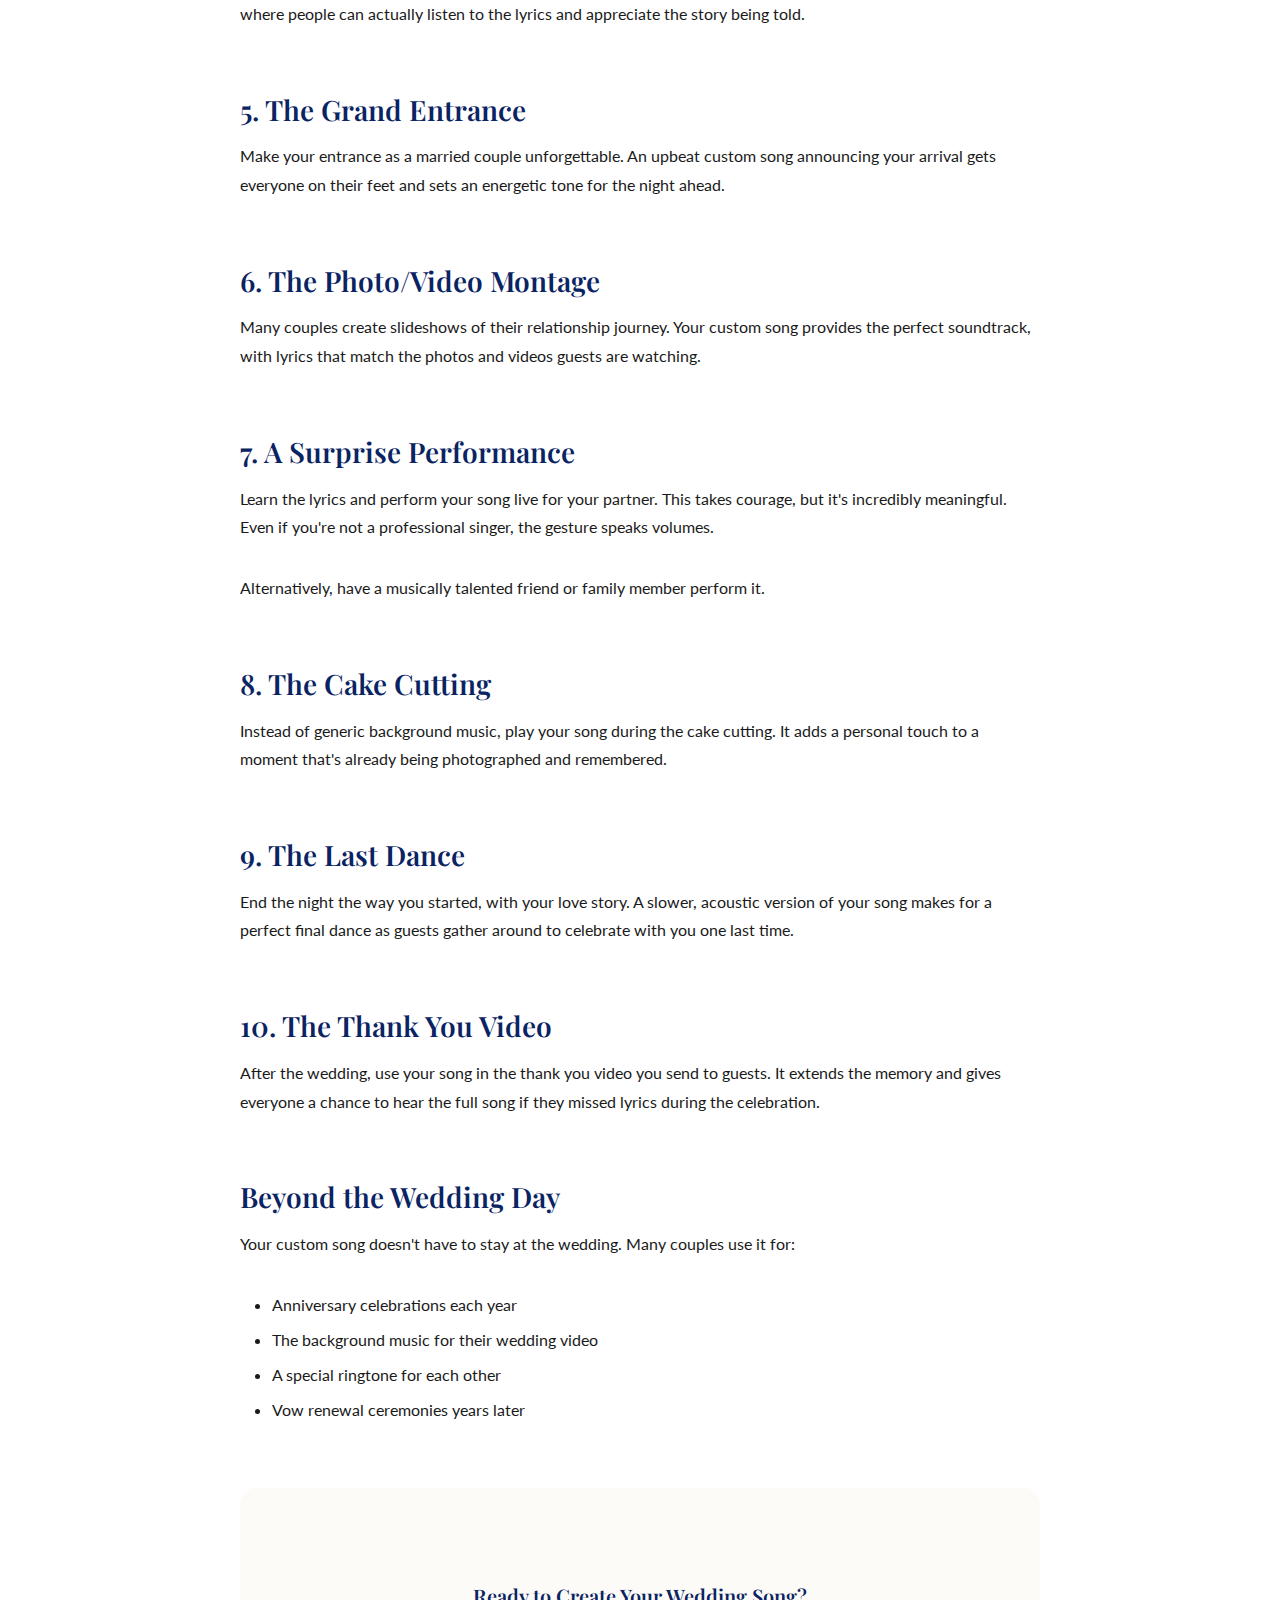
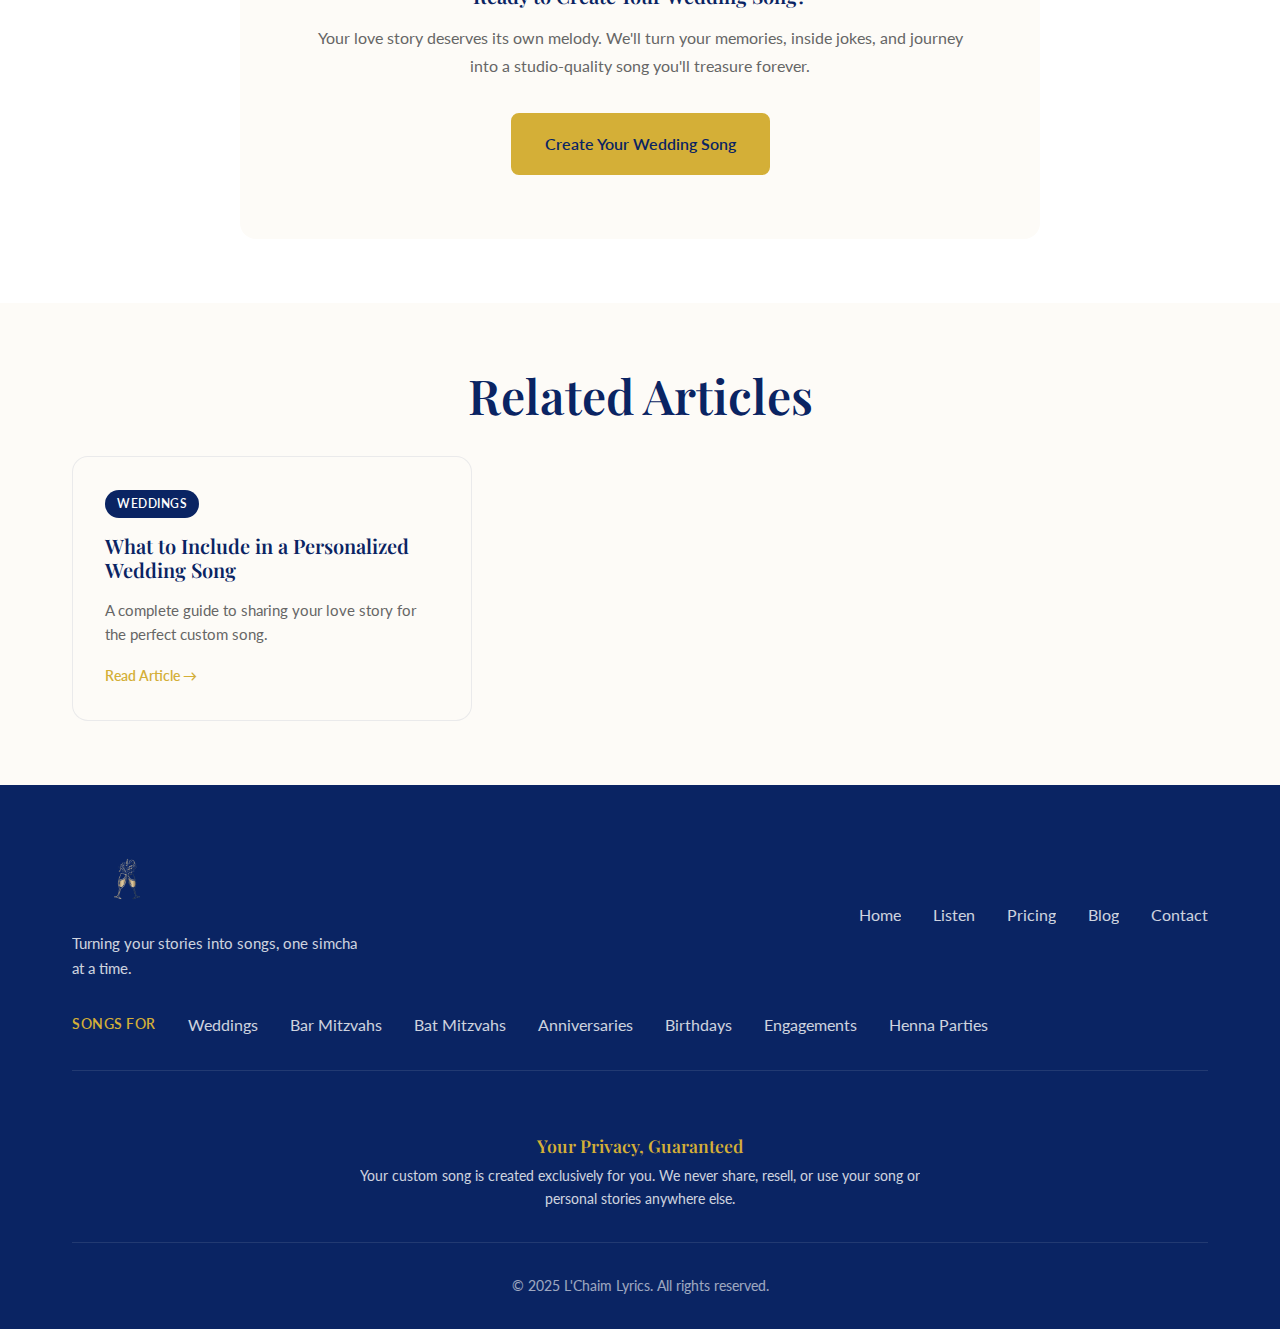
<file: blog/creative-ways-to-use-custom-song-at-wedding.html>
<!DOCTYPE html>
<html lang="en">
<head>
    <meta charset="UTF-8">
    <meta name="viewport" content="width=device-width, initial-scale=1.0">
    <meta name="description" content="Discover 10 creative ways to use a custom song at your wedding. From first dances to surprise performances, make every moment unforgettable with personalized music.">
    <meta name="author" content="L'Chaim Lyrics">
    <meta name="robots" content="index, follow">
    <link rel="canonical" href="https://lchaimlyrics.com/blog/creative-ways-to-use-custom-song-at-wedding.html">
    <title>10 Creative Ways to Use a Custom Song at Your Wedding | L'Chaim Lyrics</title>

    <!-- Open Graph / Facebook -->
    <meta property="og:type" content="article">
    <meta property="og:url" content="https://lchaimlyrics.com/blog/creative-ways-to-use-custom-song-at-wedding.html">
    <meta property="og:title" content="10 Creative Ways to Use a Custom Song at Your Wedding">
    <meta property="og:description" content="From first dances to surprise performances, discover unique moments to feature your personalized wedding song.">
    <meta property="og:image" content="https://lchaimlyrics.com/assets/images/logo.png">

    <!-- Twitter -->
    <meta name="twitter:card" content="summary_large_image">
    <meta name="twitter:url" content="https://lchaimlyrics.com/blog/creative-ways-to-use-custom-song-at-wedding.html">
    <meta name="twitter:title" content="10 Creative Ways to Use a Custom Song at Your Wedding">
    <meta name="twitter:description" content="From first dances to surprise performances, discover unique moments to feature your personalized wedding song.">
    <meta name="twitter:image" content="https://lchaimlyrics.com/assets/images/logo.png">

    <!-- Structured Data -->
    <script type="application/ld+json">
    {
        "@context": "https://schema.org",
        "@type": "Article",
        "headline": "10 Creative Ways to Use a Custom Song at Your Wedding",
        "description": "Discover 10 creative ways to use a custom song at your wedding. From first dances to surprise performances, make every moment unforgettable.",
        "author": {
            "@type": "Organization",
            "name": "L'Chaim Lyrics"
        },
        "publisher": {
            "@type": "Organization",
            "name": "L'Chaim Lyrics",
            "url": "https://lchaimlyrics.com",
            "logo": "https://lchaimlyrics.com/assets/images/logo.png"
        },
        "datePublished": "2025-01-29",
        "mainEntityOfPage": {
            "@type": "WebPage",
            "@id": "https://lchaimlyrics.com/blog/creative-ways-to-use-custom-song-at-wedding.html"
        }
    }
    </script>

    <!-- Resource Hints -->
    <link rel="dns-prefetch" href="https://buy.stripe.com">

    <!-- Fonts -->
    <link rel="preconnect" href="https://fonts.googleapis.com">
    <link rel="preconnect" href="https://fonts.gstatic.com" crossorigin>
    <link href="https://fonts.googleapis.com/css2?family=Lato:wght@400;700&family=Playfair+Display:wght@400;600;700&display=swap" rel="stylesheet">

    <!-- Styles -->
    <link rel="stylesheet" href="../css/styles.css">

    <!-- Favicon -->
    <link rel="icon" type="image/png" href="../assets/images/logo.png">
</head>
<body>
    <!-- Navigation -->
    <nav class="nav">
        <div class="nav-container">
            <a href="/" class="nav-logo">
                <img src="../assets/images/logo.png" alt="L'Chaim Lyrics - Custom songs for Jewish celebrations">
            </a>
            <ul class="nav-links">
                <li><a href="/#listen">Listen</a></li>
                <li><a href="/#how-it-works">How It Works</a></li>
                <li><a href="/#pricing">Pricing</a></li>
                <li><a href="/blog/">Blog</a></li>
            </ul>
            <a href="/#pricing" class="nav-cta">Start Your Song</a>
        </div>
    </nav>

    <!-- Breadcrumb -->
    <div class="breadcrumb">
        <div class="container">
            <a href="/">Home</a> &rsaquo; <a href="/blog/">Blog</a> &rsaquo; <span>10 Creative Ways to Use a Custom Song</span>
        </div>
    </div>

    <!-- Article -->
    <article class="blog-article">
        <div class="container">
            <header class="article-header">
                <span class="blog-category">Weddings</span>
                <h1>10 Creative Ways to Use a Custom Song at Your Wedding</h1>
                <p class="article-subtitle">Your personalized song deserves more than one moment. Here's how to weave it throughout your celebration.</p>
            </header>

            <div class="article-content">
                <p>A custom wedding song is more than just music. It's your love story set to melody, and there are countless ways to share that story throughout your wedding day. Here are 10 creative ideas to make the most of your personalized song.</p>

                <h2>1. The First Dance</h2>
                <p>The most popular choice, and for good reason. Imagine swaying with your partner to a song written specifically about your relationship. Guests often tear up when they hear lyrics mentioning how you met, your proposal, or inside jokes only the two of you understand.</p>
                <p><strong>Pro tip:</strong> Ask your DJ to briefly introduce the song, letting guests know it was written just for you. This helps everyone appreciate the personal touches in the lyrics.</p>

                <h2>2. Walking Down the Aisle</h2>
                <p>Replace the traditional wedding march with an instrumental version of your custom song. This works especially well if your song has a slower, romantic melody. The moment becomes even more emotional when guests realize what they're hearing.</p>
                <p>Many couples choose to have the vocal version play later at the reception, creating a beautiful connection between the ceremony and celebration.</p>

                <h2>3. The Parent Dances</h2>
                <p>If your custom song includes verses about family, consider using it for the parent dances. You could also commission a separate song specifically honoring your parents, thanking them for their love and support.</p>

                <h2>4. The Cocktail Hour</h2>
                <p>Set the tone for your reception by playing your custom song as guests enjoy cocktails. It's a more relaxed setting where people can actually listen to the lyrics and appreciate the story being told.</p>

                <h2>5. The Grand Entrance</h2>
                <p>Make your entrance as a married couple unforgettable. An upbeat custom song announcing your arrival gets everyone on their feet and sets an energetic tone for the night ahead.</p>

                <h2>6. The Photo/Video Montage</h2>
                <p>Many couples create slideshows of their relationship journey. Your custom song provides the perfect soundtrack, with lyrics that match the photos and videos guests are watching.</p>

                <h2>7. A Surprise Performance</h2>
                <p>Learn the lyrics and perform your song live for your partner. This takes courage, but it's incredibly meaningful. Even if you're not a professional singer, the gesture speaks volumes.</p>
                <p>Alternatively, have a musically talented friend or family member perform it.</p>

                <h2>8. The Cake Cutting</h2>
                <p>Instead of generic background music, play your song during the cake cutting. It adds a personal touch to a moment that's already being photographed and remembered.</p>

                <h2>9. The Last Dance</h2>
                <p>End the night the way you started, with your love story. A slower, acoustic version of your song makes for a perfect final dance as guests gather around to celebrate with you one last time.</p>

                <h2>10. The Thank You Video</h2>
                <p>After the wedding, use your song in the thank you video you send to guests. It extends the memory and gives everyone a chance to hear the full song if they missed lyrics during the celebration.</p>

                <h2>Beyond the Wedding Day</h2>
                <p>Your custom song doesn't have to stay at the wedding. Many couples use it for:</p>
                <ul>
                    <li>Anniversary celebrations each year</li>
                    <li>The background music for their wedding video</li>
                    <li>A special ringtone for each other</li>
                    <li>Vow renewal ceremonies years later</li>
                </ul>

                <div class="article-cta">
                    <h3>Ready to Create Your Wedding Song?</h3>
                    <p>Your love story deserves its own melody. We'll turn your memories, inside jokes, and journey into a studio-quality song you'll treasure forever.</p>
                    <a href="/custom-wedding-song.html" class="btn btn-primary">Create Your Wedding Song</a>
                </div>
            </div>
        </div>
    </article>

    <!-- Related Articles -->
    <section class="related-articles">
        <div class="container">
            <h2>Related Articles</h2>
            <div class="blog-grid">
                <article class="blog-card">
                    <a href="/blog/what-to-include-in-personalized-wedding-song.html">
                        <div class="blog-card-content">
                            <span class="blog-category">Weddings</span>
                            <h3>What to Include in a Personalized Wedding Song</h3>
                            <p>A complete guide to sharing your love story for the perfect custom song.</p>
                            <span class="blog-read-more">Read Article →</span>
                        </div>
                    </a>
                </article>
            </div>
        </div>
    </section>

    <!-- Footer -->
    <footer class="footer">
        <div class="container">
            <div class="footer-content">
                <div class="footer-brand">
                    <img src="../assets/images/logo.png" alt="L'Chaim Lyrics" class="footer-logo">
                    <p>Turning your stories into songs, one simcha at a time.</p>
                </div>
                <div class="footer-links">
                    <a href="/">Home</a>
                    <a href="/#listen">Listen</a>
                    <a href="/#pricing">Pricing</a>
                    <a href="/blog/">Blog</a>
                    <a href="mailto:hello@lchaimlyrics.com">Contact</a>
                </div>
                <div class="footer-links">
                    <span class="footer-links-title">Songs For</span>
                    <a href="/custom-wedding-song.html">Weddings</a>
                    <a href="/bar-mitzvah-song.html">Bar Mitzvahs</a>
                    <a href="/bat-mitzvah-song.html">Bat Mitzvahs</a>
                    <a href="/custom-anniversary-song.html">Anniversaries</a>
                    <a href="/custom-birthday-song.html">Birthdays</a>
                    <a href="/jewish-engagement-song.html">Engagements</a>
                    <a href="/henna-party-song.html">Henna Parties</a>
                </div>
            </div>
            <div class="footer-privacy">
                <h4>Your Privacy, Guaranteed</h4>
                <p>Your custom song is created exclusively for you. We never share, resell, or use your song or personal stories anywhere else.</p>
            </div>
            <div class="footer-bottom">
                <p>&copy; 2025 L'Chaim Lyrics. All rights reserved.</p>
            </div>
        </div>
    </footer>

    <script src="../js/main.js" defer></script>
</body>
</html>
</file>
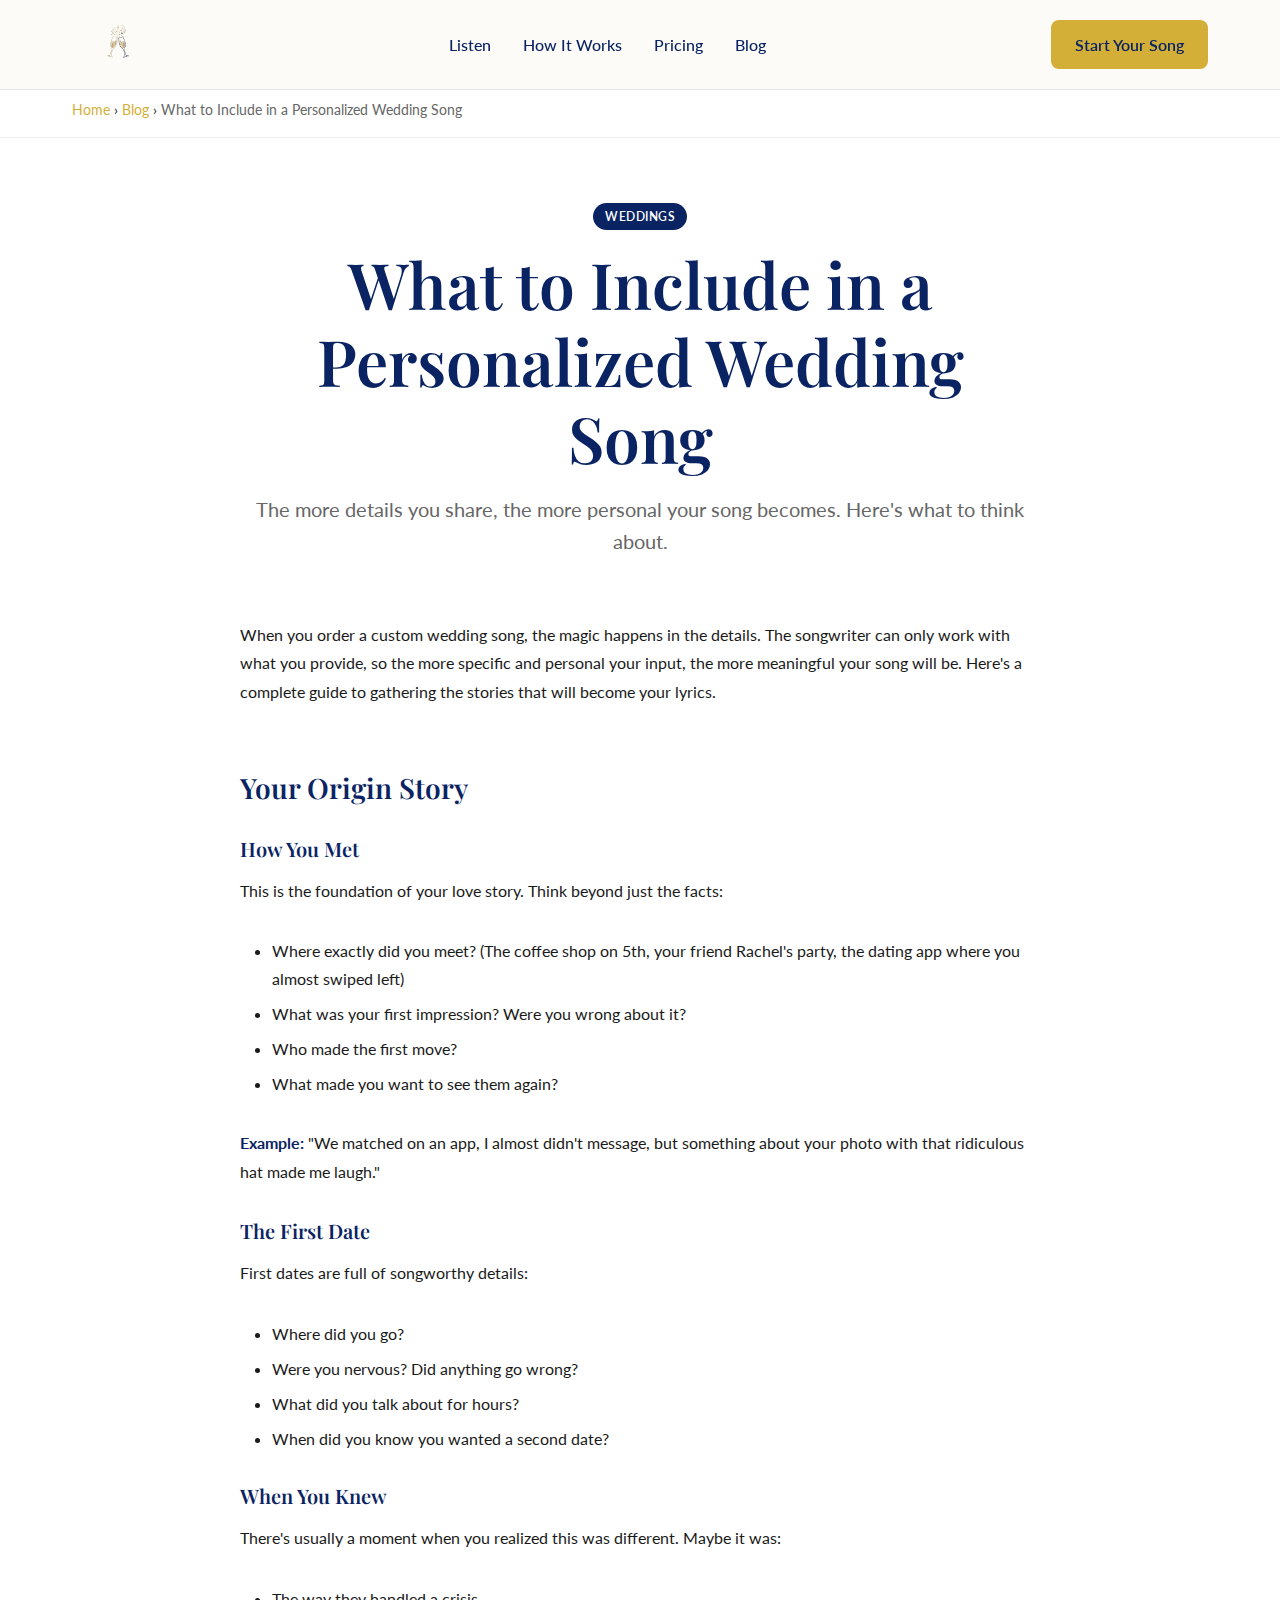
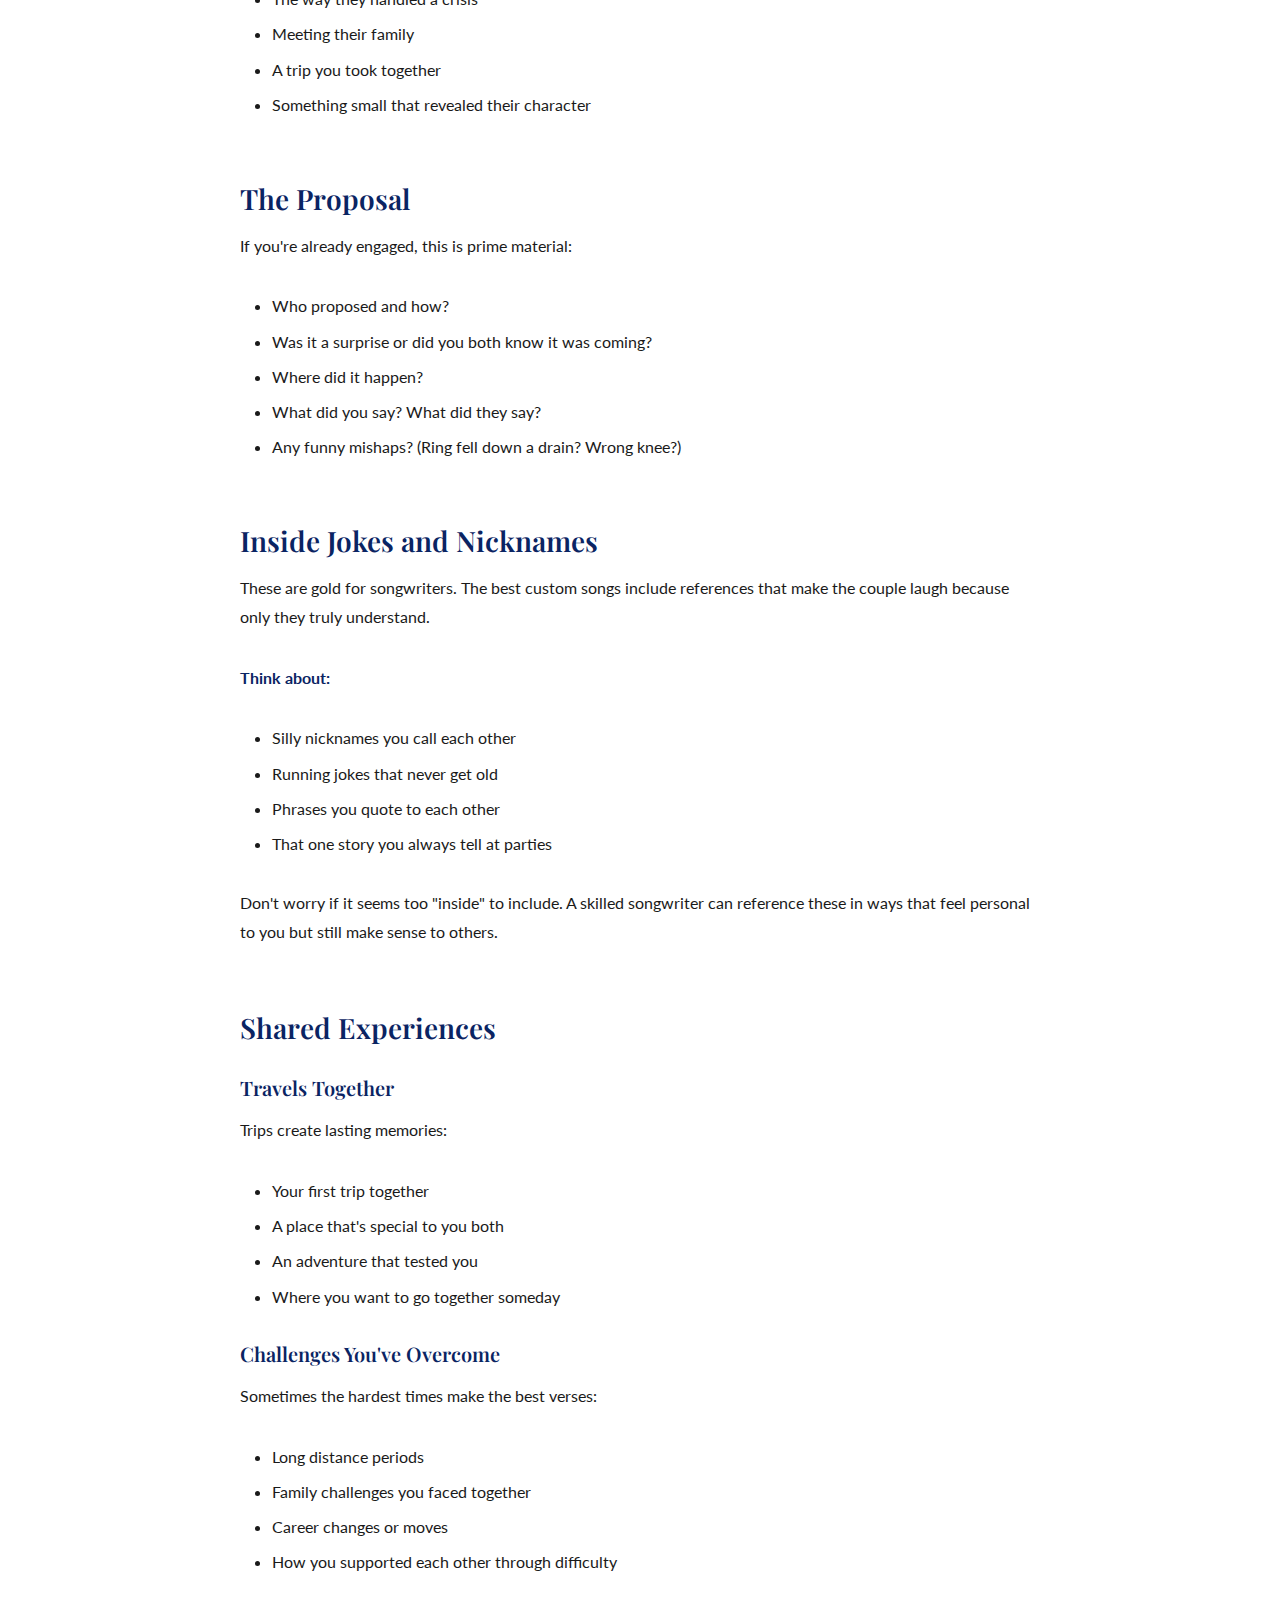
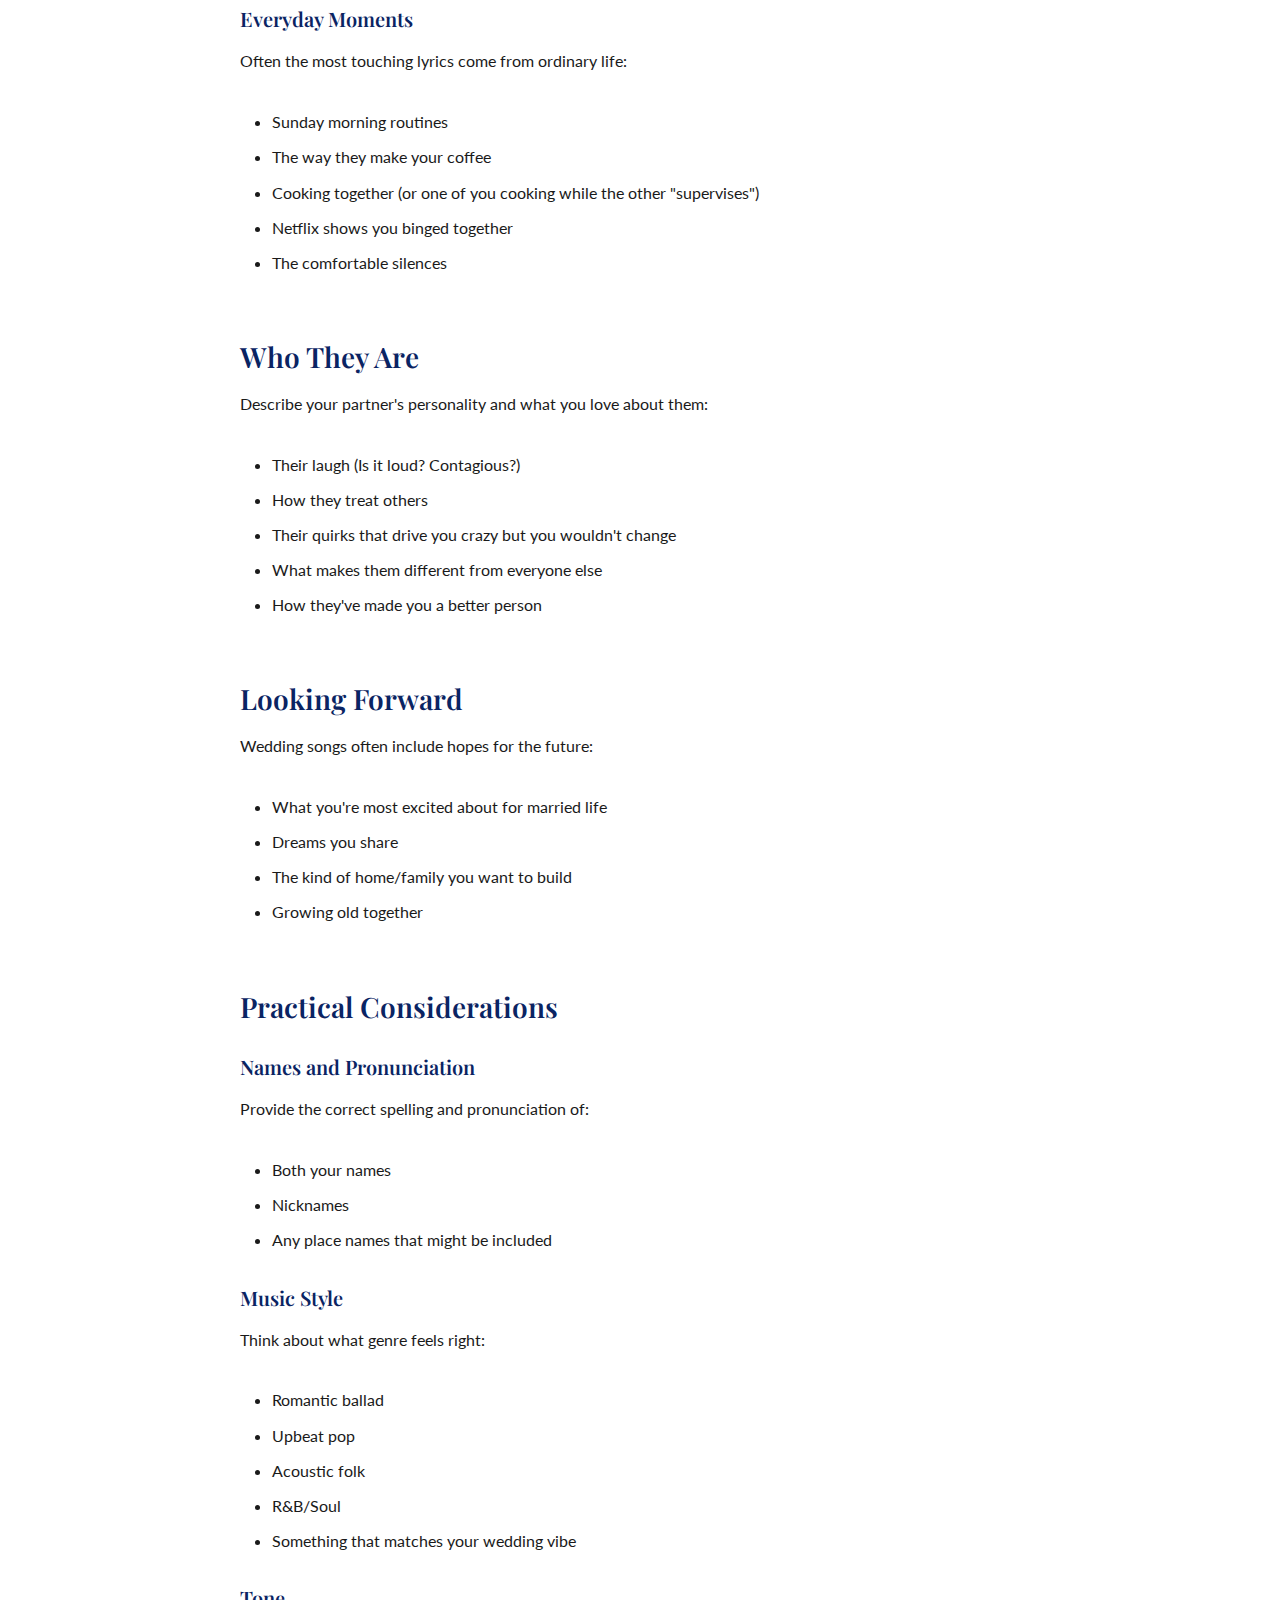
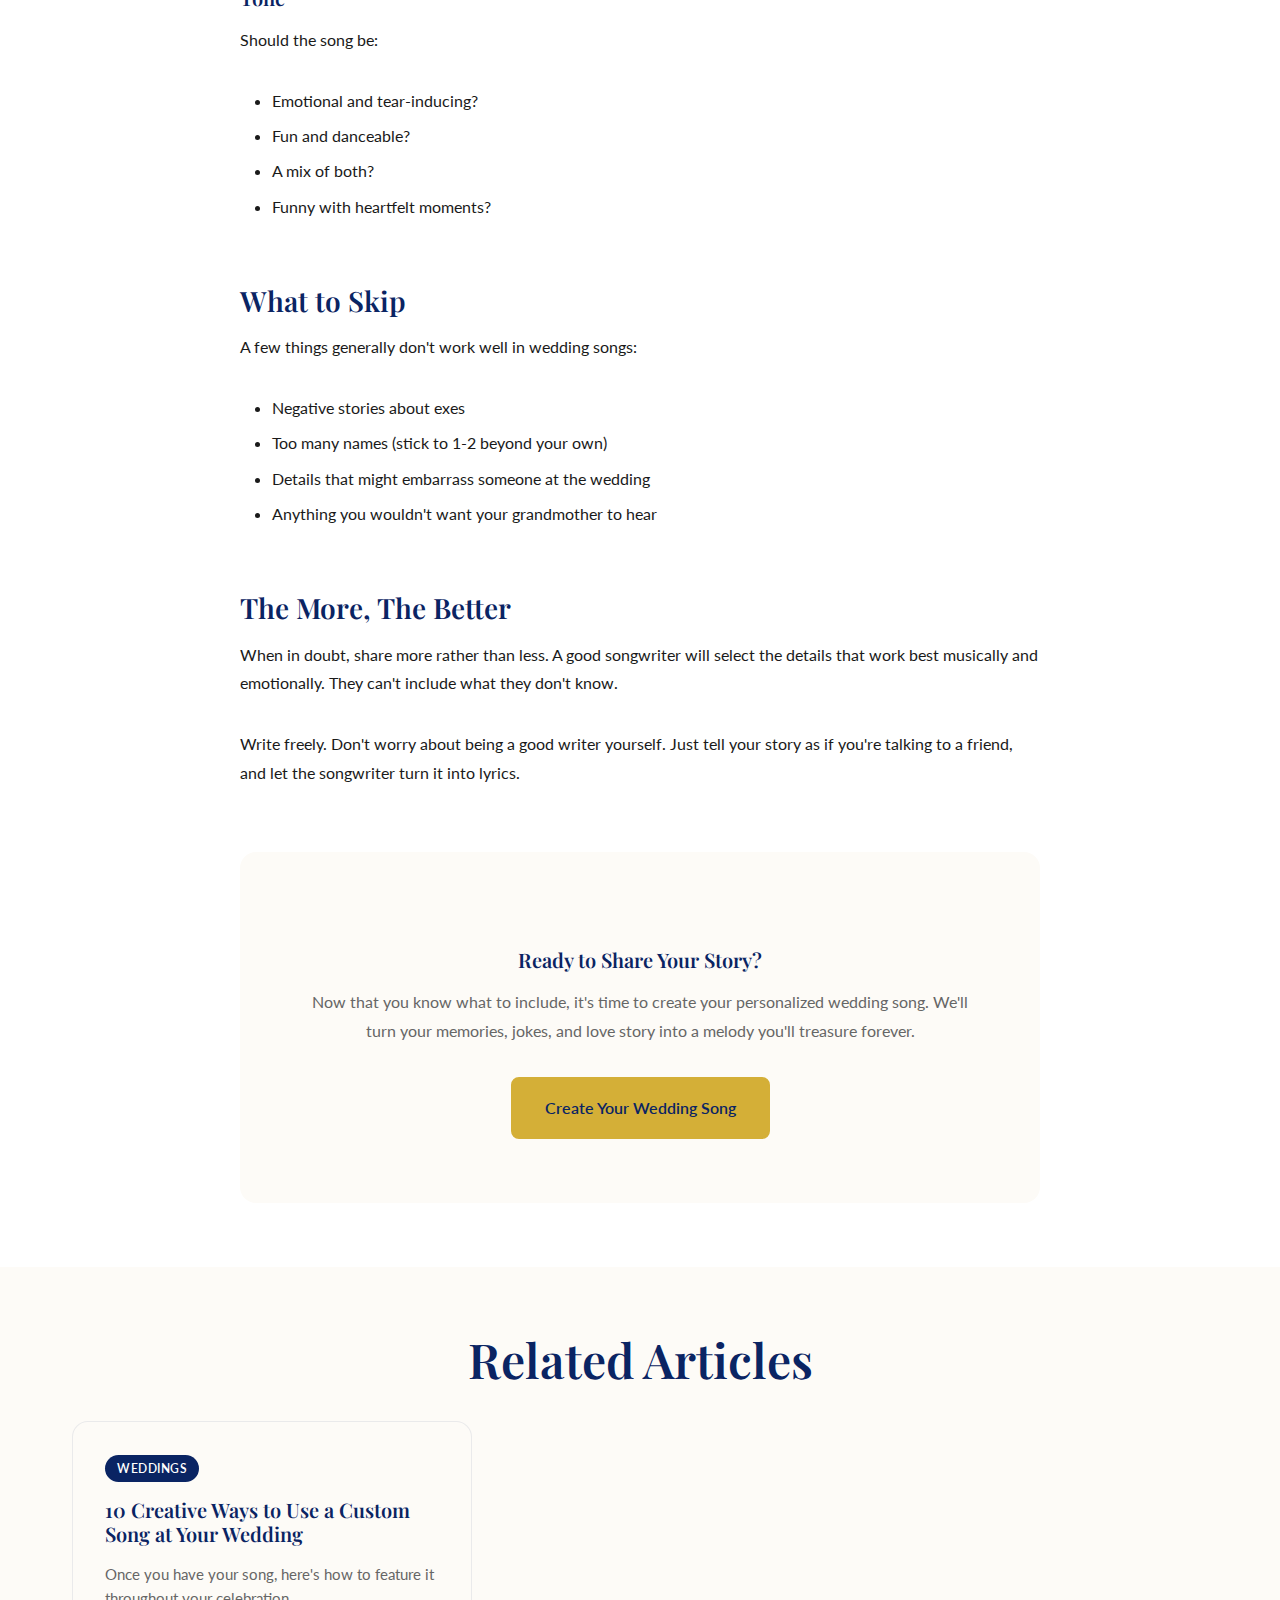
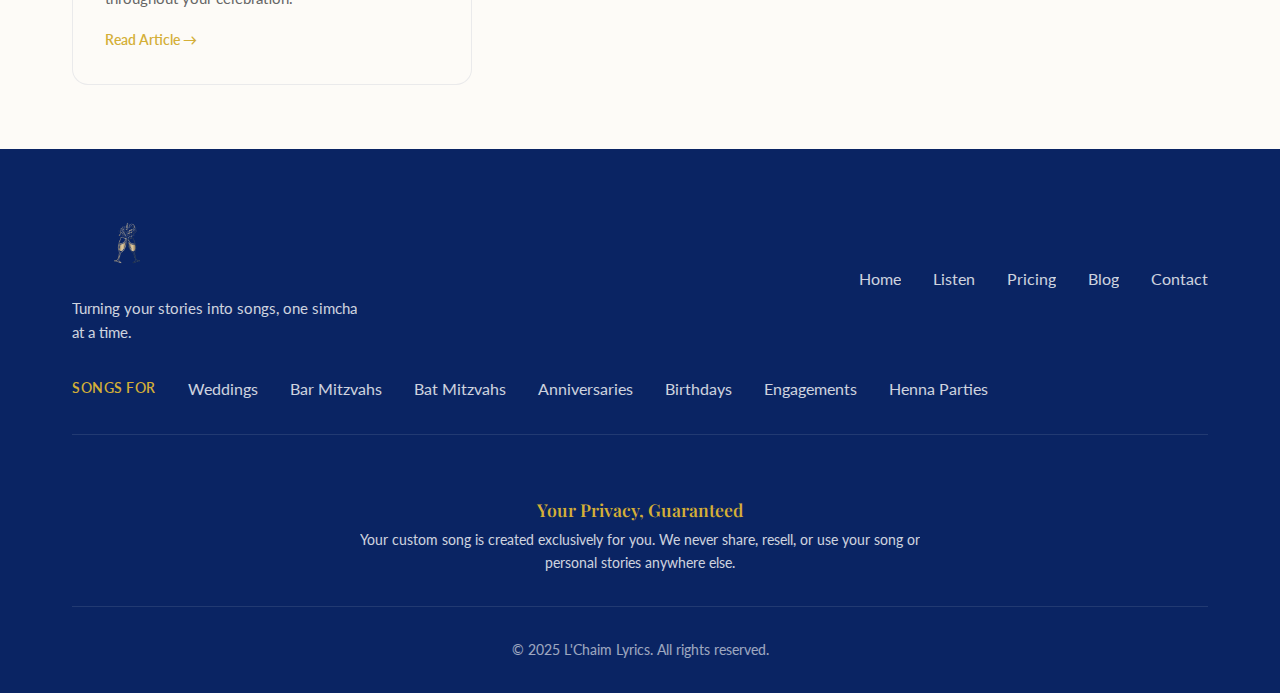
<file: blog/what-to-include-in-personalized-wedding-song.html>
<!DOCTYPE html>
<html lang="en">
<head>
    <meta charset="UTF-8">
    <meta name="viewport" content="width=device-width, initial-scale=1.0">
    <meta name="description" content="Learn what to include in a personalized wedding song. A complete guide to sharing your love story, from how you met to inside jokes and special memories.">
    <meta name="author" content="L'Chaim Lyrics">
    <meta name="robots" content="index, follow">
    <link rel="canonical" href="https://lchaimlyrics.com/blog/what-to-include-in-personalized-wedding-song.html">
    <title>What to Include in a Personalized Wedding Song | L'Chaim Lyrics</title>

    <!-- Open Graph / Facebook -->
    <meta property="og:type" content="article">
    <meta property="og:url" content="https://lchaimlyrics.com/blog/what-to-include-in-personalized-wedding-song.html">
    <meta property="og:title" content="What to Include in a Personalized Wedding Song">
    <meta property="og:description" content="A complete guide to sharing your love story. Learn what details make a custom wedding song truly special.">
    <meta property="og:image" content="https://lchaimlyrics.com/assets/images/logo.png">

    <!-- Twitter -->
    <meta name="twitter:card" content="summary_large_image">
    <meta name="twitter:url" content="https://lchaimlyrics.com/blog/what-to-include-in-personalized-wedding-song.html">
    <meta name="twitter:title" content="What to Include in a Personalized Wedding Song">
    <meta name="twitter:description" content="A complete guide to sharing your love story. Learn what details make a custom wedding song truly special.">
    <meta name="twitter:image" content="https://lchaimlyrics.com/assets/images/logo.png">

    <!-- Structured Data -->
    <script type="application/ld+json">
    {
        "@context": "https://schema.org",
        "@type": "Article",
        "headline": "What to Include in a Personalized Wedding Song",
        "description": "Learn what to include in a personalized wedding song. A complete guide to sharing your love story, from how you met to inside jokes and special memories.",
        "author": {
            "@type": "Organization",
            "name": "L'Chaim Lyrics"
        },
        "publisher": {
            "@type": "Organization",
            "name": "L'Chaim Lyrics",
            "url": "https://lchaimlyrics.com",
            "logo": "https://lchaimlyrics.com/assets/images/logo.png"
        },
        "datePublished": "2025-01-29",
        "mainEntityOfPage": {
            "@type": "WebPage",
            "@id": "https://lchaimlyrics.com/blog/what-to-include-in-personalized-wedding-song.html"
        }
    }
    </script>

    <!-- Resource Hints -->
    <link rel="dns-prefetch" href="https://buy.stripe.com">

    <!-- Fonts -->
    <link rel="preconnect" href="https://fonts.googleapis.com">
    <link rel="preconnect" href="https://fonts.gstatic.com" crossorigin>
    <link href="https://fonts.googleapis.com/css2?family=Lato:wght@400;700&family=Playfair+Display:wght@400;600;700&display=swap" rel="stylesheet">

    <!-- Styles -->
    <link rel="stylesheet" href="../css/styles.css">

    <!-- Favicon -->
    <link rel="icon" type="image/png" href="../assets/images/logo.png">
</head>
<body>
    <!-- Navigation -->
    <nav class="nav">
        <div class="nav-container">
            <a href="/" class="nav-logo">
                <img src="../assets/images/logo.png" alt="L'Chaim Lyrics - Custom songs for Jewish celebrations">
            </a>
            <ul class="nav-links">
                <li><a href="/#listen">Listen</a></li>
                <li><a href="/#how-it-works">How It Works</a></li>
                <li><a href="/#pricing">Pricing</a></li>
                <li><a href="/blog/">Blog</a></li>
            </ul>
            <a href="/#pricing" class="nav-cta">Start Your Song</a>
        </div>
    </nav>

    <!-- Breadcrumb -->
    <div class="breadcrumb">
        <div class="container">
            <a href="/">Home</a> &rsaquo; <a href="/blog/">Blog</a> &rsaquo; <span>What to Include in a Personalized Wedding Song</span>
        </div>
    </div>

    <!-- Article -->
    <article class="blog-article">
        <div class="container">
            <header class="article-header">
                <span class="blog-category">Weddings</span>
                <h1>What to Include in a Personalized Wedding Song</h1>
                <p class="article-subtitle">The more details you share, the more personal your song becomes. Here's what to think about.</p>
            </header>

            <div class="article-content">
                <p>When you order a custom wedding song, the magic happens in the details. The songwriter can only work with what you provide, so the more specific and personal your input, the more meaningful your song will be. Here's a complete guide to gathering the stories that will become your lyrics.</p>

                <h2>Your Origin Story</h2>

                <h3>How You Met</h3>
                <p>This is the foundation of your love story. Think beyond just the facts:</p>
                <ul>
                    <li>Where exactly did you meet? (The coffee shop on 5th, your friend Rachel's party, the dating app where you almost swiped left)</li>
                    <li>What was your first impression? Were you wrong about it?</li>
                    <li>Who made the first move?</li>
                    <li>What made you want to see them again?</li>
                </ul>
                <p><strong>Example:</strong> "We matched on an app, I almost didn't message, but something about your photo with that ridiculous hat made me laugh."</p>

                <h3>The First Date</h3>
                <p>First dates are full of songworthy details:</p>
                <ul>
                    <li>Where did you go?</li>
                    <li>Were you nervous? Did anything go wrong?</li>
                    <li>What did you talk about for hours?</li>
                    <li>When did you know you wanted a second date?</li>
                </ul>

                <h3>When You Knew</h3>
                <p>There's usually a moment when you realized this was different. Maybe it was:</p>
                <ul>
                    <li>The way they handled a crisis</li>
                    <li>Meeting their family</li>
                    <li>A trip you took together</li>
                    <li>Something small that revealed their character</li>
                </ul>

                <h2>The Proposal</h2>
                <p>If you're already engaged, this is prime material:</p>
                <ul>
                    <li>Who proposed and how?</li>
                    <li>Was it a surprise or did you both know it was coming?</li>
                    <li>Where did it happen?</li>
                    <li>What did you say? What did they say?</li>
                    <li>Any funny mishaps? (Ring fell down a drain? Wrong knee?)</li>
                </ul>

                <h2>Inside Jokes and Nicknames</h2>
                <p>These are gold for songwriters. The best custom songs include references that make the couple laugh because only they truly understand.</p>
                <p><strong>Think about:</strong></p>
                <ul>
                    <li>Silly nicknames you call each other</li>
                    <li>Running jokes that never get old</li>
                    <li>Phrases you quote to each other</li>
                    <li>That one story you always tell at parties</li>
                </ul>
                <p>Don't worry if it seems too "inside" to include. A skilled songwriter can reference these in ways that feel personal to you but still make sense to others.</p>

                <h2>Shared Experiences</h2>

                <h3>Travels Together</h3>
                <p>Trips create lasting memories:</p>
                <ul>
                    <li>Your first trip together</li>
                    <li>A place that's special to you both</li>
                    <li>An adventure that tested you</li>
                    <li>Where you want to go together someday</li>
                </ul>

                <h3>Challenges You've Overcome</h3>
                <p>Sometimes the hardest times make the best verses:</p>
                <ul>
                    <li>Long distance periods</li>
                    <li>Family challenges you faced together</li>
                    <li>Career changes or moves</li>
                    <li>How you supported each other through difficulty</li>
                </ul>

                <h3>Everyday Moments</h3>
                <p>Often the most touching lyrics come from ordinary life:</p>
                <ul>
                    <li>Sunday morning routines</li>
                    <li>The way they make your coffee</li>
                    <li>Cooking together (or one of you cooking while the other "supervises")</li>
                    <li>Netflix shows you binged together</li>
                    <li>The comfortable silences</li>
                </ul>

                <h2>Who They Are</h2>
                <p>Describe your partner's personality and what you love about them:</p>
                <ul>
                    <li>Their laugh (Is it loud? Contagious?)</li>
                    <li>How they treat others</li>
                    <li>Their quirks that drive you crazy but you wouldn't change</li>
                    <li>What makes them different from everyone else</li>
                    <li>How they've made you a better person</li>
                </ul>

                <h2>Looking Forward</h2>
                <p>Wedding songs often include hopes for the future:</p>
                <ul>
                    <li>What you're most excited about for married life</li>
                    <li>Dreams you share</li>
                    <li>The kind of home/family you want to build</li>
                    <li>Growing old together</li>
                </ul>

                <h2>Practical Considerations</h2>

                <h3>Names and Pronunciation</h3>
                <p>Provide the correct spelling and pronunciation of:</p>
                <ul>
                    <li>Both your names</li>
                    <li>Nicknames</li>
                    <li>Any place names that might be included</li>
                </ul>

                <h3>Music Style</h3>
                <p>Think about what genre feels right:</p>
                <ul>
                    <li>Romantic ballad</li>
                    <li>Upbeat pop</li>
                    <li>Acoustic folk</li>
                    <li>R&B/Soul</li>
                    <li>Something that matches your wedding vibe</li>
                </ul>

                <h3>Tone</h3>
                <p>Should the song be:</p>
                <ul>
                    <li>Emotional and tear-inducing?</li>
                    <li>Fun and danceable?</li>
                    <li>A mix of both?</li>
                    <li>Funny with heartfelt moments?</li>
                </ul>

                <h2>What to Skip</h2>
                <p>A few things generally don't work well in wedding songs:</p>
                <ul>
                    <li>Negative stories about exes</li>
                    <li>Too many names (stick to 1-2 beyond your own)</li>
                    <li>Details that might embarrass someone at the wedding</li>
                    <li>Anything you wouldn't want your grandmother to hear</li>
                </ul>

                <h2>The More, The Better</h2>
                <p>When in doubt, share more rather than less. A good songwriter will select the details that work best musically and emotionally. They can't include what they don't know.</p>
                <p>Write freely. Don't worry about being a good writer yourself. Just tell your story as if you're talking to a friend, and let the songwriter turn it into lyrics.</p>

                <div class="article-cta">
                    <h3>Ready to Share Your Story?</h3>
                    <p>Now that you know what to include, it's time to create your personalized wedding song. We'll turn your memories, jokes, and love story into a melody you'll treasure forever.</p>
                    <a href="/custom-wedding-song.html" class="btn btn-primary">Create Your Wedding Song</a>
                </div>
            </div>
        </div>
    </article>

    <!-- Related Articles -->
    <section class="related-articles">
        <div class="container">
            <h2>Related Articles</h2>
            <div class="blog-grid">
                <article class="blog-card">
                    <a href="/blog/creative-ways-to-use-custom-song-at-wedding.html">
                        <div class="blog-card-content">
                            <span class="blog-category">Weddings</span>
                            <h3>10 Creative Ways to Use a Custom Song at Your Wedding</h3>
                            <p>Once you have your song, here's how to feature it throughout your celebration.</p>
                            <span class="blog-read-more">Read Article →</span>
                        </div>
                    </a>
                </article>
            </div>
        </div>
    </section>

    <!-- Footer -->
    <footer class="footer">
        <div class="container">
            <div class="footer-content">
                <div class="footer-brand">
                    <img src="../assets/images/logo.png" alt="L'Chaim Lyrics" class="footer-logo">
                    <p>Turning your stories into songs, one simcha at a time.</p>
                </div>
                <div class="footer-links">
                    <a href="/">Home</a>
                    <a href="/#listen">Listen</a>
                    <a href="/#pricing">Pricing</a>
                    <a href="/blog/">Blog</a>
                    <a href="mailto:hello@lchaimlyrics.com">Contact</a>
                </div>
                <div class="footer-links">
                    <span class="footer-links-title">Songs For</span>
                    <a href="/custom-wedding-song.html">Weddings</a>
                    <a href="/bar-mitzvah-song.html">Bar Mitzvahs</a>
                    <a href="/bat-mitzvah-song.html">Bat Mitzvahs</a>
                    <a href="/custom-anniversary-song.html">Anniversaries</a>
                    <a href="/custom-birthday-song.html">Birthdays</a>
                    <a href="/jewish-engagement-song.html">Engagements</a>
                    <a href="/henna-party-song.html">Henna Parties</a>
                </div>
            </div>
            <div class="footer-privacy">
                <h4>Your Privacy, Guaranteed</h4>
                <p>Your custom song is created exclusively for you. We never share, resell, or use your song or personal stories anywhere else.</p>
            </div>
            <div class="footer-bottom">
                <p>&copy; 2025 L'Chaim Lyrics. All rights reserved.</p>
            </div>
        </div>
    </footer>

    <script src="../js/main.js" defer></script>
</body>
</html>
</file>
<file: css/styles.css>
/* ===========================
   L'Chaim Lyrics - Stylesheet
   =========================== */

/* CSS Variables */
:root {
    --color-primary: #0A2463;
    --color-accent: #D4AF37;
    --color-background: #FDFBF7;
    --color-text: #1a1a1a;
    --color-text-light: #666666;
    --color-white: #ffffff;

    --font-heading: 'Playfair Display', Georgia, serif;
    --font-body: 'Lato', -apple-system, BlinkMacSystemFont, sans-serif;

    --spacing-xs: 0.5rem;
    --spacing-sm: 1rem;
    --spacing-md: 2rem;
    --spacing-lg: 4rem;
    --spacing-xl: 6rem;

    --border-radius: 8px;
    --border-radius-lg: 16px;

    --shadow-sm: 0 2px 8px rgba(10, 36, 99, 0.08);
    --shadow-md: 0 4px 20px rgba(10, 36, 99, 0.12);
    --shadow-lg: 0 8px 40px rgba(10, 36, 99, 0.16);

    --transition: 0.3s ease;
}

/* Reset & Base */
*, *::before, *::after {
    box-sizing: border-box;
    margin: 0;
    padding: 0;
}

html {
    scroll-behavior: smooth;
}

body {
    font-family: var(--font-body);
    font-size: 16px;
    line-height: 1.6;
    color: var(--color-text);
    background-color: var(--color-background);
}

img {
    max-width: 100%;
    height: auto;
}

a {
    text-decoration: none;
    color: inherit;
    transition: color var(--transition);
}

ul {
    list-style: none;
}

/* Typography */
h1, h2, h3, h4, h5, h6 {
    font-family: var(--font-heading);
    font-weight: 600;
    line-height: 1.2;
    color: var(--color-primary);
}

h1 {
    font-size: clamp(2.5rem, 5vw, 4rem);
}

h2 {
    font-size: clamp(2rem, 4vw, 3rem);
    text-align: center;
    margin-bottom: var(--spacing-sm);
}

h3 {
    font-size: 1.5rem;
}

/* Layout */
.container {
    max-width: 1200px;
    margin: 0 auto;
    padding: 0 var(--spacing-md);
}

section {
    padding: var(--spacing-xl) 0;
}

.section-subtitle {
    text-align: center;
    color: var(--color-text-light);
    font-size: 1.125rem;
    max-width: 600px;
    margin: 0 auto var(--spacing-lg);
}

/* Buttons */
.btn {
    display: inline-block;
    padding: 1rem 2rem;
    font-family: var(--font-body);
    font-size: 1rem;
    font-weight: 600;
    text-align: center;
    border-radius: var(--border-radius);
    cursor: pointer;
    transition: all var(--transition);
    border: 2px solid transparent;
}

.btn-primary {
    background-color: var(--color-accent);
    color: var(--color-primary);
    border-color: var(--color-accent);
}

.btn-primary:hover {
    background-color: #c9a432;
    border-color: #c9a432;
    transform: translateY(-2px);
    box-shadow: var(--shadow-md);
}

.btn-secondary {
    background-color: transparent;
    color: var(--color-primary);
    border-color: var(--color-primary);
}

.btn-secondary:hover {
    background-color: var(--color-primary);
    color: var(--color-white);
    transform: translateY(-2px);
    box-shadow: var(--shadow-md);
}

/* Navigation */
.nav {
    position: fixed;
    top: 0;
    left: 0;
    right: 0;
    z-index: 1000;
    background-color: rgba(253, 251, 247, 0.95);
    backdrop-filter: blur(10px);
    border-bottom: 1px solid rgba(10, 36, 99, 0.1);
}

.nav-container {
    max-width: 1200px;
    margin: 0 auto;
    padding: var(--spacing-sm) var(--spacing-md);
    display: flex;
    align-items: center;
    justify-content: space-between;
}

.nav-logo img {
    height: 50px;
    width: auto;
}

.nav-links {
    display: flex;
    gap: var(--spacing-md);
}

.nav-links a {
    color: var(--color-primary);
    font-weight: 500;
    position: relative;
}

.nav-links a::after {
    content: '';
    position: absolute;
    bottom: -4px;
    left: 0;
    width: 0;
    height: 2px;
    background-color: var(--color-accent);
    transition: width var(--transition);
}

.nav-links a:hover::after {
    width: 100%;
}

.nav-cta {
    padding: 0.75rem 1.5rem;
    background-color: var(--color-accent);
    color: var(--color-primary);
    font-weight: 600;
    border-radius: var(--border-radius);
    transition: all var(--transition);
}

.nav-cta:hover {
    background-color: #c9a432;
    transform: translateY(-2px);
}

/* Hero Section */
.hero {
    min-height: 100vh;
    display: flex;
    align-items: center;
    justify-content: center;
    text-align: center;
    padding: var(--spacing-xl) var(--spacing-md);
    padding-top: calc(var(--spacing-xl) + 80px);
    position: relative;
    overflow: hidden;
    background: linear-gradient(135deg, var(--color-background) 0%, #f8f5ef 100%);
}

.hero::before {
    content: '';
    position: absolute;
    top: 0;
    left: 0;
    right: 0;
    bottom: 0;
    background-image: url("data:image/svg+xml,%3Csvg width='60' height='60' viewBox='0 0 60 60' xmlns='http://www.w3.org/2000/svg'%3E%3Cpath d='M30 5 Q35 15 30 25 Q25 35 30 45 Q35 55 30 55' stroke='%23D4AF37' stroke-width='0.5' fill='none' opacity='0.1'/%3E%3C/svg%3E");
    opacity: 0.5;
}

.hero-content {
    position: relative;
    z-index: 1;
    max-width: 800px;
}

.hero h1 {
    margin-bottom: var(--spacing-md);
    color: var(--color-primary);
}

.hero-subtitle {
    font-size: 1.25rem;
    color: var(--color-text-light);
    margin-bottom: var(--spacing-lg);
    line-height: 1.8;
}

/* Listen Section */
.listen {
    background-color: var(--color-white);
}

.song-grid {
    display: grid;
    grid-template-columns: repeat(auto-fit, minmax(320px, 1fr));
    gap: var(--spacing-md);
}

.song-card-link {
    display: block;
    text-decoration: none;
    color: inherit;
}

.song-card {
    background-color: var(--color-background);
    border-radius: var(--border-radius-lg);
    padding: var(--spacing-md);
    transition: all var(--transition);
    border: 1px solid rgba(10, 36, 99, 0.08);
    height: 100%;
}

.song-card-link:hover .song-card {
    transform: translateY(-4px);
    box-shadow: var(--shadow-lg);
    border-color: var(--color-accent);
}

.card-cta {
    display: block;
    margin-top: var(--spacing-sm);
    color: var(--color-accent);
    font-weight: 600;
    font-size: 0.9rem;
}

.song-card-link:hover .card-cta {
    text-decoration: underline;
}

.song-player {
    display: flex;
    align-items: center;
    gap: var(--spacing-sm);
    margin-bottom: var(--spacing-md);
    padding: var(--spacing-sm);
    background-color: var(--color-white);
    border-radius: var(--border-radius);
}

.play-btn {
    width: 48px;
    height: 48px;
    border-radius: 50%;
    background-color: var(--color-accent);
    border: none;
    cursor: pointer;
    display: flex;
    align-items: center;
    justify-content: center;
    transition: all var(--transition);
    flex-shrink: 0;
}

.play-btn:hover {
    background-color: #c9a432;
    transform: scale(1.05);
}

.play-btn svg {
    width: 24px;
    height: 24px;
    color: var(--color-primary);
}

.progress-bar {
    flex: 1;
    height: 6px;
    background-color: rgba(10, 36, 99, 0.1);
    border-radius: 3px;
    overflow: hidden;
    cursor: pointer;
}

.progress-fill {
    height: 100%;
    width: 0%;
    background-color: var(--color-accent);
    border-radius: 3px;
    transition: width 0.1s linear;
}

.time-display {
    font-size: 0.875rem;
    color: var(--color-text-light);
    min-width: 40px;
    text-align: right;
}

.song-title {
    font-size: 1.25rem;
    margin-bottom: var(--spacing-xs);
}

.song-genre {
    display: inline-block;
    padding: 0.25rem 0.75rem;
    background-color: var(--color-primary);
    color: var(--color-white);
    font-size: 0.75rem;
    font-weight: 600;
    text-transform: uppercase;
    letter-spacing: 0.5px;
    border-radius: 20px;
    margin-bottom: var(--spacing-sm);
}

.song-story {
    font-style: italic;
    color: var(--color-text-light);
    font-size: 0.95rem;
}

.song-author {
    display: block;
    margin-top: var(--spacing-xs);
    font-style: normal;
    font-weight: 600;
    color: var(--color-primary);
}

/* How It Works Section */
.how-it-works {
    background-color: var(--color-background);
}

.steps-grid {
    display: grid;
    grid-template-columns: repeat(auto-fit, minmax(280px, 1fr));
    gap: var(--spacing-lg);
}

.step {
    text-align: center;
    padding: var(--spacing-md);
}

.step-icon {
    width: 80px;
    height: 80px;
    margin: 0 auto var(--spacing-md);
    background-color: var(--color-accent);
    border-radius: 50%;
    display: flex;
    align-items: center;
    justify-content: center;
}

.step-icon svg {
    width: 40px;
    height: 40px;
    color: var(--color-primary);
}

.step h3 {
    margin-bottom: var(--spacing-sm);
}

.step p {
    color: var(--color-text-light);
}

/* Pricing Section */
.pricing {
    background-color: var(--color-white);
}

.pricing-grid {
    display: grid;
    grid-template-columns: repeat(auto-fit, minmax(300px, 1fr));
    gap: var(--spacing-md);
    align-items: start;
}

.pricing-card {
    background-color: var(--color-background);
    border-radius: var(--border-radius-lg);
    padding: var(--spacing-lg) var(--spacing-md);
    text-align: center;
    position: relative;
    border: 2px solid transparent;
    transition: all var(--transition);
}

.pricing-card:hover {
    transform: translateY(-4px);
    box-shadow: var(--shadow-lg);
}

.pricing-card.featured {
    border-color: var(--color-accent);
    background-color: var(--color-white);
}

.pricing-card .badge {
    position: absolute;
    top: -12px;
    left: 50%;
    transform: translateX(-50%);
    background-color: var(--color-accent);
    color: var(--color-primary);
    padding: 0.5rem 1.5rem;
    font-size: 0.875rem;
    font-weight: 700;
    text-transform: uppercase;
    letter-spacing: 0.5px;
    border-radius: 20px;
}

.pricing-card h3 {
    margin-bottom: var(--spacing-sm);
}

.price {
    margin-bottom: var(--spacing-md);
}

.price .amount {
    font-family: var(--font-heading);
    font-size: 3rem;
    font-weight: 700;
    color: var(--color-primary);
}

.features {
    text-align: left;
    margin-bottom: var(--spacing-md);
}

.features li {
    display: flex;
    align-items: center;
    gap: var(--spacing-sm);
    padding: var(--spacing-xs) 0;
    color: var(--color-text);
}

.features li svg {
    width: 20px;
    height: 20px;
    color: var(--color-accent);
    flex-shrink: 0;
}

.pricing-card .btn {
    width: 100%;
}

/* Footer */
.footer {
    background-color: var(--color-primary);
    color: var(--color-white);
    padding: var(--spacing-lg) 0 var(--spacing-md);
}

.footer-content {
    display: flex;
    justify-content: space-between;
    align-items: center;
    flex-wrap: wrap;
    gap: var(--spacing-md);
    margin-bottom: var(--spacing-md);
    padding-bottom: var(--spacing-md);
    border-bottom: 1px solid rgba(255, 255, 255, 0.1);
}

.footer-brand {
    max-width: 300px;
}

.footer-logo {
    height: 60px;
    margin-bottom: var(--spacing-sm);
}

.footer-brand p {
    opacity: 0.8;
    font-size: 0.95rem;
}

.footer-links {
    display: flex;
    gap: var(--spacing-md);
    flex-wrap: wrap;
}

.footer-links a {
    opacity: 0.8;
    transition: opacity var(--transition);
}

.footer-links a:hover {
    opacity: 1;
    color: var(--color-accent);
}

.footer-links-title {
    color: var(--color-accent);
    font-weight: 600;
    font-size: 0.9rem;
    text-transform: uppercase;
    letter-spacing: 0.5px;
}

.footer-privacy {
    text-align: center;
    padding: var(--spacing-md) 0;
    margin-bottom: var(--spacing-md);
    border-bottom: 1px solid rgba(255, 255, 255, 0.1);
}

.footer-privacy h4 {
    color: var(--color-accent);
    font-size: 1.1rem;
    margin-bottom: var(--spacing-xs);
}

.footer-privacy p {
    opacity: 0.8;
    font-size: 0.9rem;
    max-width: 600px;
    margin: 0 auto;
    line-height: 1.6;
}

.footer-bottom {
    text-align: center;
    opacity: 0.6;
    font-size: 0.875rem;
}

/* Breadcrumb */
.breadcrumb {
    background-color: var(--color-white);
    padding: var(--spacing-sm) 0;
    margin-top: 82px;
    border-bottom: 1px solid rgba(10, 36, 99, 0.08);
    font-size: 0.9rem;
}

.breadcrumb a {
    color: var(--color-accent);
}

.breadcrumb a:hover {
    text-decoration: underline;
}

.breadcrumb span {
    color: var(--color-text-light);
}

/* Landing Page Hero */
.hero-landing {
    min-height: 60vh;
    padding-top: calc(var(--spacing-lg) + 40px);
}

/* Why Section */
.why-section {
    background-color: var(--color-white);
}

.features-grid {
    display: grid;
    grid-template-columns: repeat(auto-fit, minmax(250px, 1fr));
    gap: var(--spacing-md);
}

.feature-card {
    background-color: var(--color-background);
    border-radius: var(--border-radius-lg);
    padding: var(--spacing-md);
    text-align: center;
    border: 1px solid rgba(10, 36, 99, 0.08);
    transition: all var(--transition);
}

.feature-card:hover {
    transform: translateY(-4px);
    box-shadow: var(--shadow-md);
}

.feature-card h3 {
    font-size: 1.25rem;
    margin-bottom: var(--spacing-sm);
    color: var(--color-primary);
}

.feature-card p {
    color: var(--color-text-light);
    font-size: 0.95rem;
}

/* Testimonial Section */
.testimonial-section {
    background-color: var(--color-primary);
    padding: var(--spacing-lg) 0;
}

.testimonial {
    text-align: center;
    max-width: 700px;
    margin: 0 auto;
}

.testimonial p {
    font-family: var(--font-heading);
    font-size: 1.5rem;
    font-style: italic;
    color: var(--color-white);
    line-height: 1.6;
    margin-bottom: var(--spacing-md);
}

.testimonial cite {
    color: var(--color-accent);
    font-style: normal;
    font-weight: 600;
}

/* FAQ Section */
.faq {
    background-color: var(--color-background);
}

.faq-grid {
    display: grid;
    grid-template-columns: repeat(auto-fit, minmax(320px, 1fr));
    gap: var(--spacing-md);
}

.faq-item {
    background-color: var(--color-white);
    border-radius: var(--border-radius-lg);
    padding: var(--spacing-md);
    border: 1px solid rgba(10, 36, 99, 0.08);
    transition: all var(--transition);
}

.faq-item:hover {
    box-shadow: var(--shadow-md);
}

.faq-question {
    font-size: 1.1rem;
    margin-bottom: var(--spacing-sm);
    color: var(--color-primary);
}

.faq-answer {
    color: var(--color-text-light);
    line-height: 1.7;
}

/* Responsive Design */
@media (max-width: 768px) {
    .nav-links {
        display: none;
    }

    .nav-cta {
        display: none;
    }

    .hero {
        padding-top: calc(var(--spacing-lg) + 60px);
    }

    .hero-subtitle {
        font-size: 1.1rem;
    }

    section {
        padding: var(--spacing-lg) 0;
    }

    .pricing-grid {
        grid-template-columns: 1fr;
        max-width: 400px;
        margin: 0 auto;
    }

    .pricing-card.featured {
        order: -1;
    }

    .footer-content {
        flex-direction: column;
        text-align: center;
    }

    .footer-brand {
        max-width: 100%;
    }
}

@media (max-width: 480px) {
    :root {
        --spacing-md: 1.5rem;
        --spacing-lg: 3rem;
        --spacing-xl: 4rem;
    }

    .song-grid {
        grid-template-columns: 1fr;
    }

    .steps-grid {
        grid-template-columns: 1fr;
        gap: var(--spacing-md);
    }
}

/* Blog Styles */
.blog-section {
    padding: var(--spacing-xl) 0;
    background-color: var(--color-white);
}

.blog-grid {
    display: grid;
    grid-template-columns: repeat(auto-fit, minmax(320px, 1fr));
    gap: var(--spacing-md);
}

.blog-card {
    background-color: var(--color-background);
    border-radius: var(--border-radius-lg);
    overflow: hidden;
    transition: all var(--transition);
    border: 1px solid rgba(10, 36, 99, 0.08);
}

.blog-card:hover {
    transform: translateY(-4px);
    box-shadow: var(--shadow-lg);
    border-color: var(--color-accent);
}

.blog-card a {
    display: block;
    height: 100%;
}

.blog-card-content {
    padding: var(--spacing-md);
}

.blog-category {
    display: inline-block;
    padding: 0.25rem 0.75rem;
    background-color: var(--color-primary);
    color: var(--color-white);
    font-size: 0.75rem;
    font-weight: 600;
    text-transform: uppercase;
    letter-spacing: 0.5px;
    border-radius: 20px;
    margin-bottom: var(--spacing-sm);
}

.blog-card h2,
.blog-card h3 {
    font-size: 1.25rem;
    margin-bottom: var(--spacing-sm);
    color: var(--color-primary);
}

.blog-card p {
    color: var(--color-text-light);
    font-size: 0.95rem;
    margin-bottom: var(--spacing-sm);
}

.blog-read-more {
    color: var(--color-accent);
    font-weight: 600;
    font-size: 0.9rem;
}

.blog-card:hover .blog-read-more {
    text-decoration: underline;
}

.blog-cta-section {
    padding: var(--spacing-lg) 0;
    background-color: var(--color-background);
}

.blog-cta {
    text-align: center;
    max-width: 600px;
    margin: 0 auto;
}

.blog-cta h2 {
    margin-bottom: var(--spacing-sm);
}

.blog-cta p {
    color: var(--color-text-light);
    margin-bottom: var(--spacing-md);
}

/* Blog Article Styles */
.blog-article {
    padding: var(--spacing-lg) 0;
    background-color: var(--color-white);
}

.article-header {
    max-width: 800px;
    margin: 0 auto var(--spacing-lg);
    text-align: center;
}

.article-header h1 {
    margin-bottom: var(--spacing-sm);
}

.article-subtitle {
    font-size: 1.25rem;
    color: var(--color-text-light);
    line-height: 1.6;
}

.article-content {
    max-width: 800px;
    margin: 0 auto;
}

.article-content p {
    margin-bottom: var(--spacing-md);
    line-height: 1.8;
}

.article-content h2 {
    text-align: left;
    margin-top: var(--spacing-lg);
    margin-bottom: var(--spacing-sm);
    font-size: 1.75rem;
}

.article-content h3 {
    margin-top: var(--spacing-md);
    margin-bottom: var(--spacing-sm);
    font-size: 1.25rem;
}

.article-content ul {
    margin-bottom: var(--spacing-md);
    padding-left: var(--spacing-md);
}

.article-content li {
    margin-bottom: var(--spacing-xs);
    line-height: 1.7;
    list-style-type: disc;
}

.article-content strong {
    color: var(--color-primary);
}

.article-cta {
    background-color: var(--color-background);
    padding: var(--spacing-lg);
    border-radius: var(--border-radius-lg);
    text-align: center;
    margin-top: var(--spacing-lg);
}

.article-cta h3 {
    margin-bottom: var(--spacing-sm);
}

.article-cta p {
    color: var(--color-text-light);
    margin-bottom: var(--spacing-md);
}

.related-articles {
    padding: var(--spacing-lg) 0;
    background-color: var(--color-background);
}

.related-articles h2 {
    margin-bottom: var(--spacing-md);
}

.related-articles .blog-grid {
    max-width: 400px;
}

@media (max-width: 768px) {
    .blog-grid {
        grid-template-columns: 1fr;
    }

    .article-content h2 {
        font-size: 1.5rem;
    }
}
</file>
